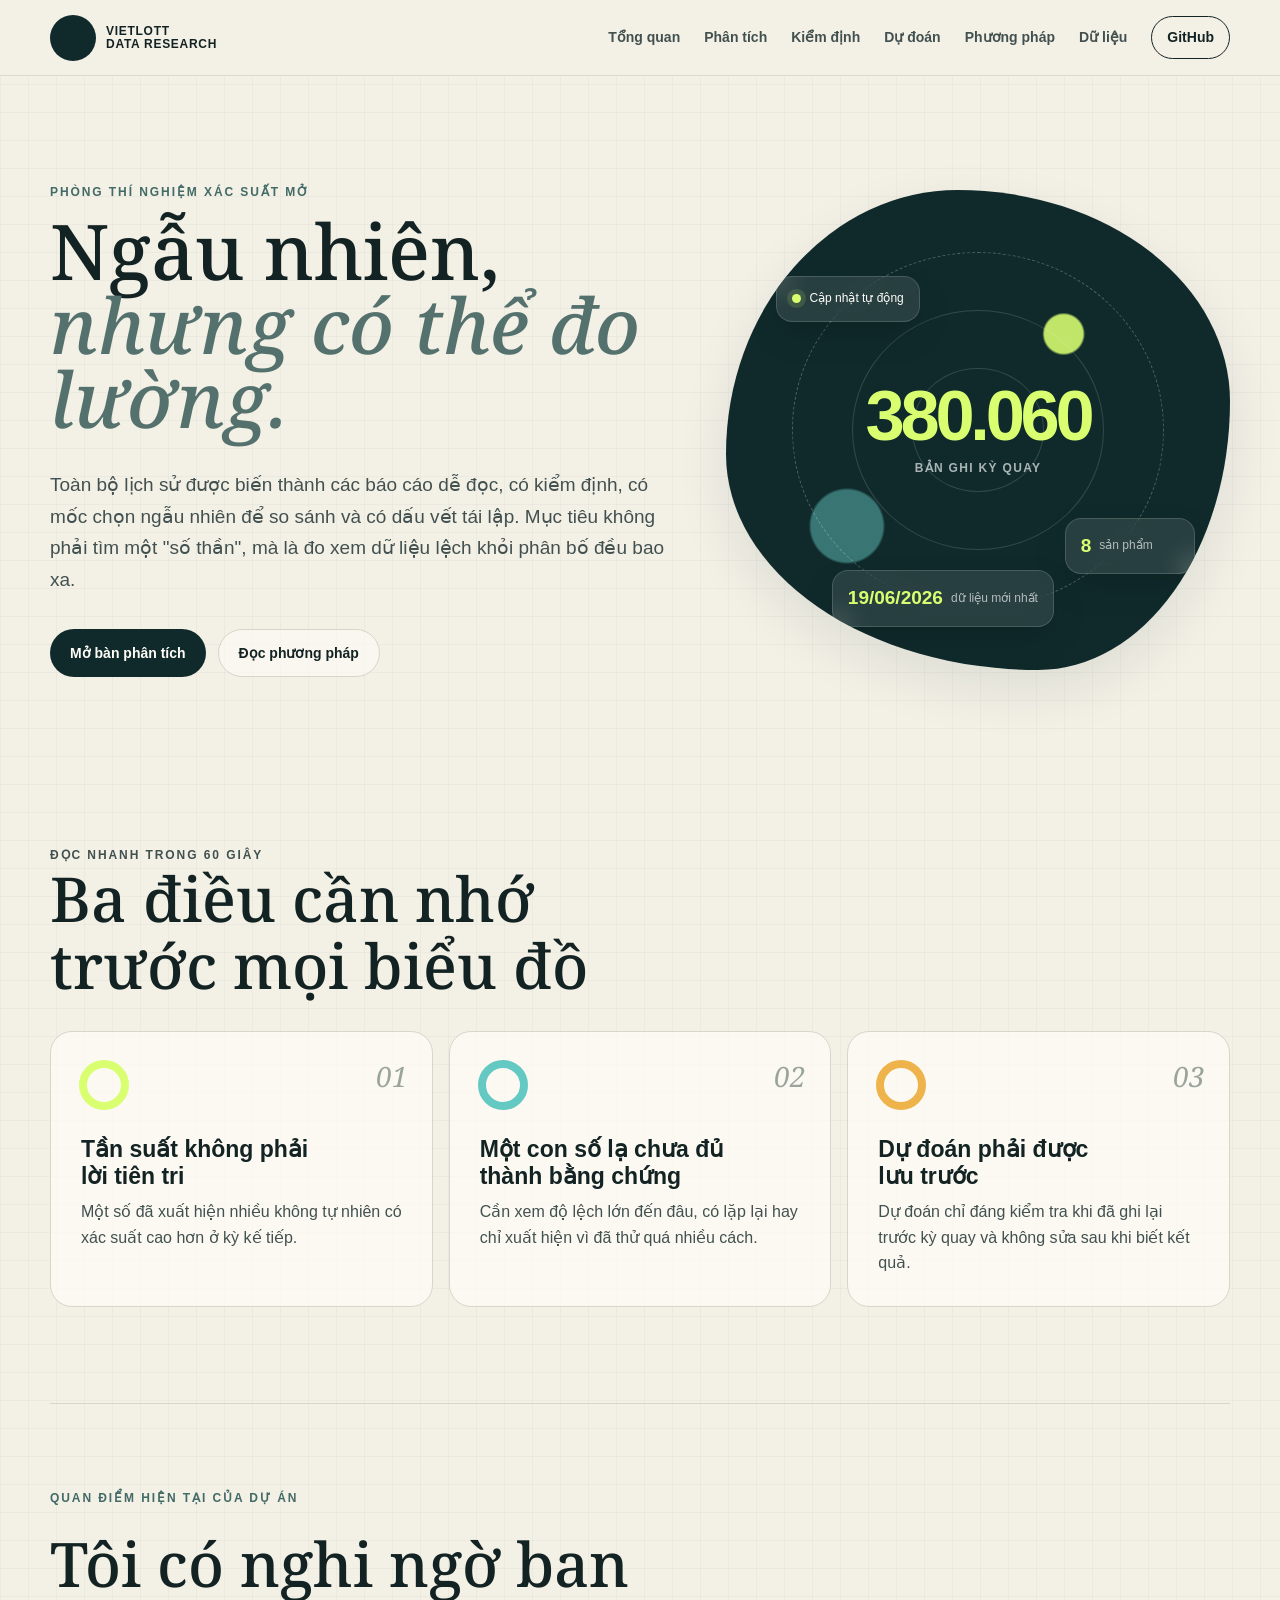
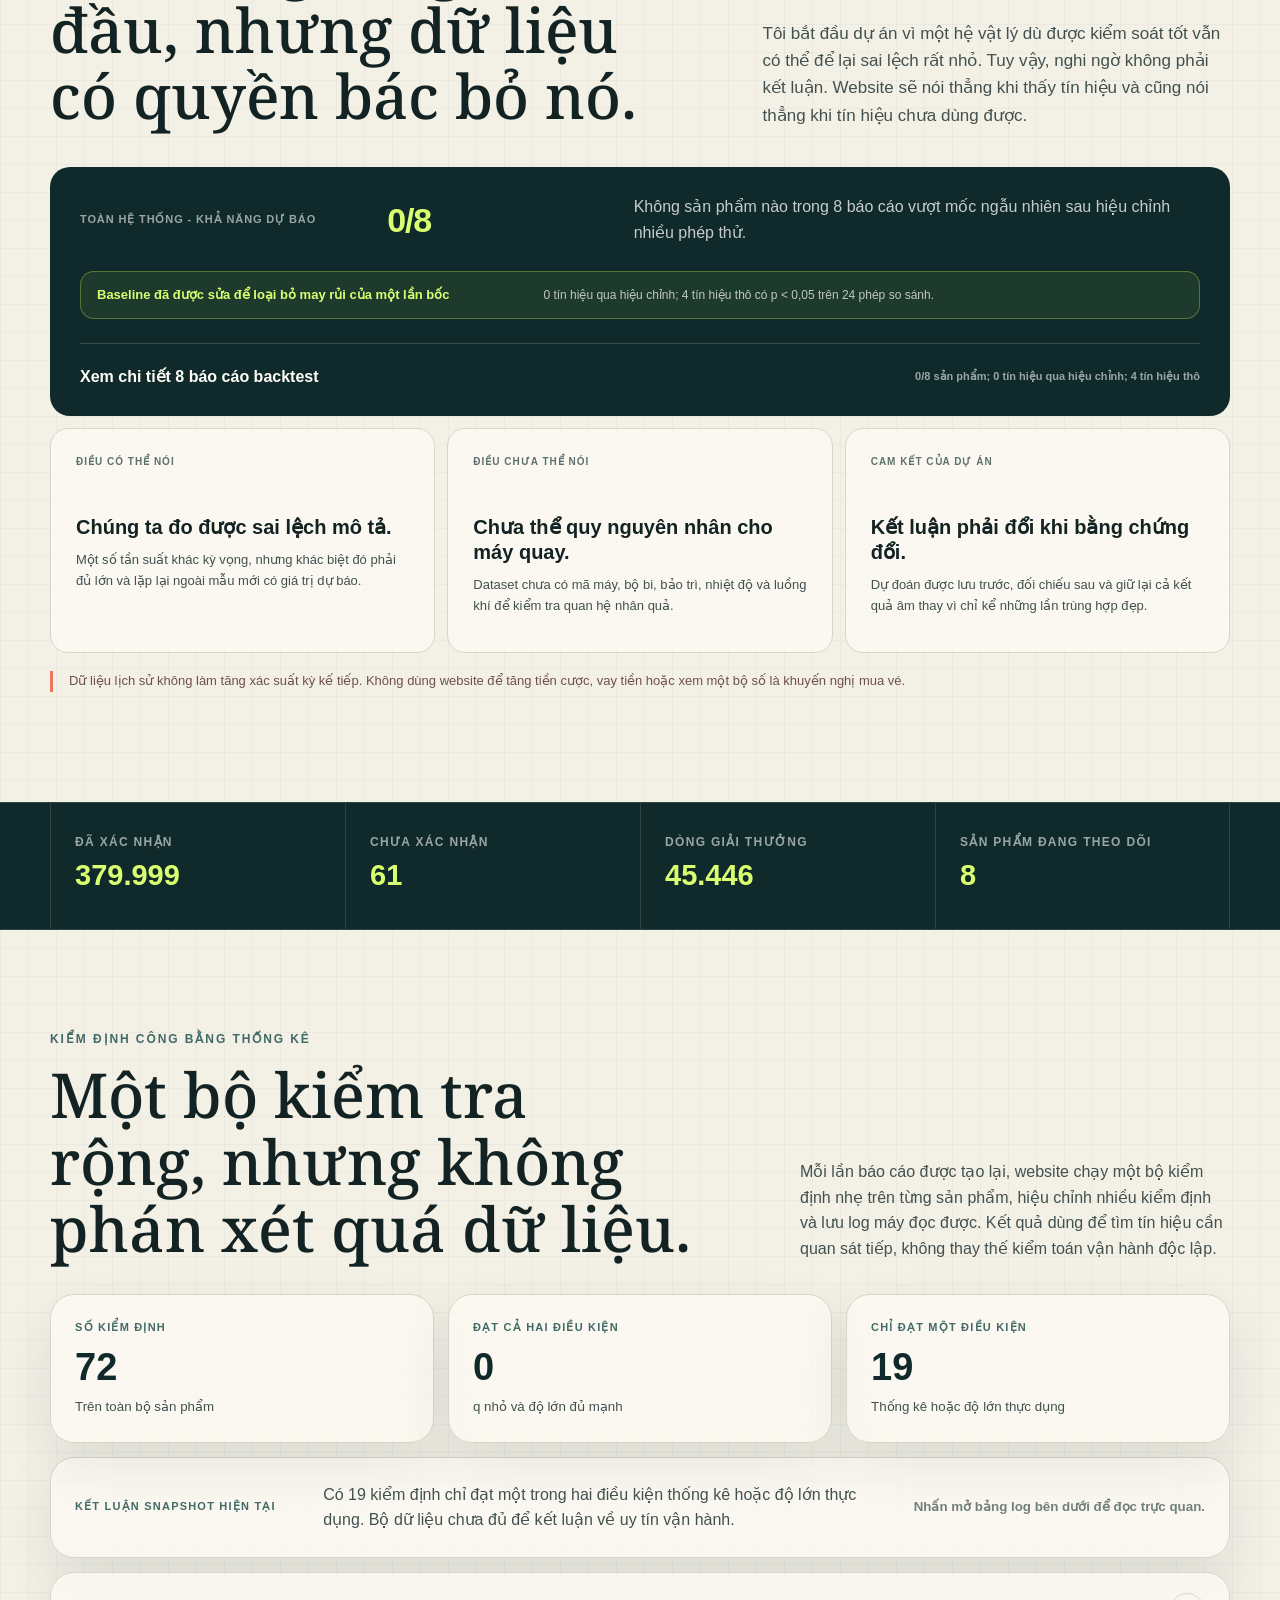
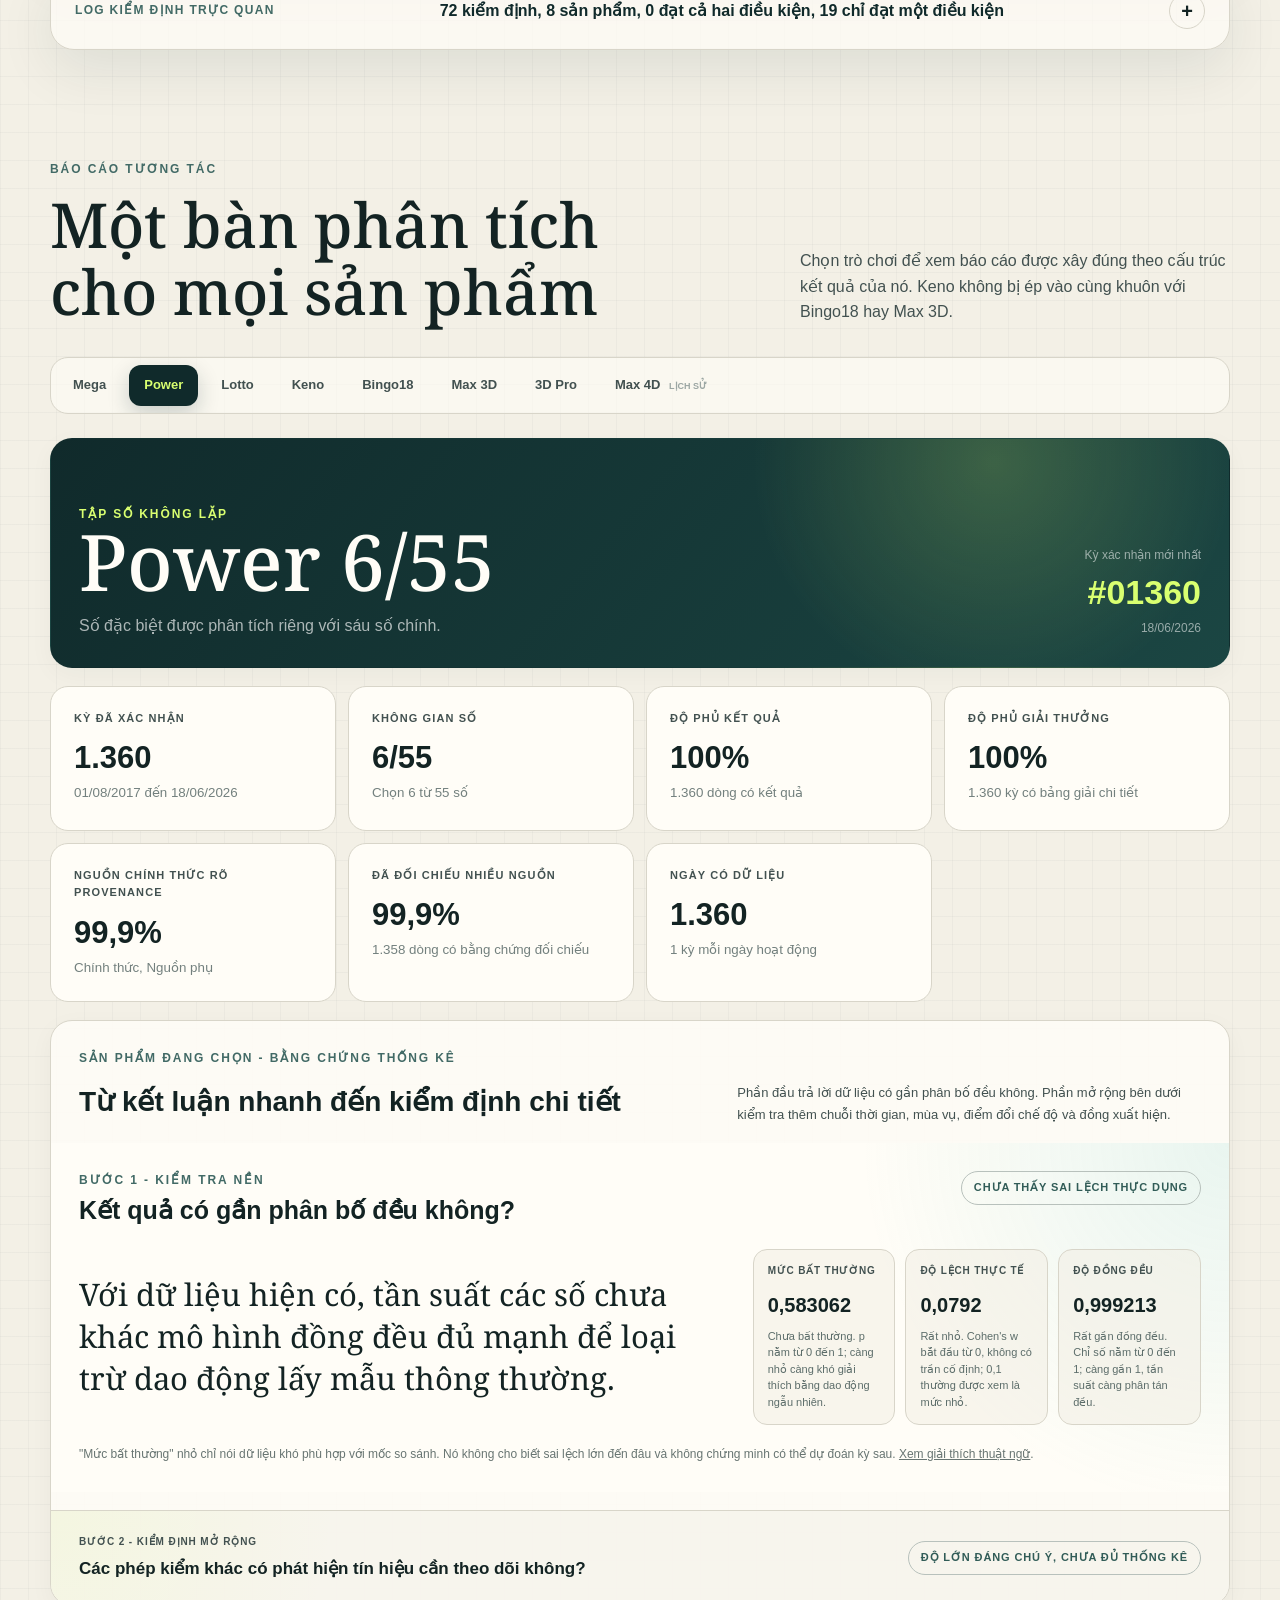
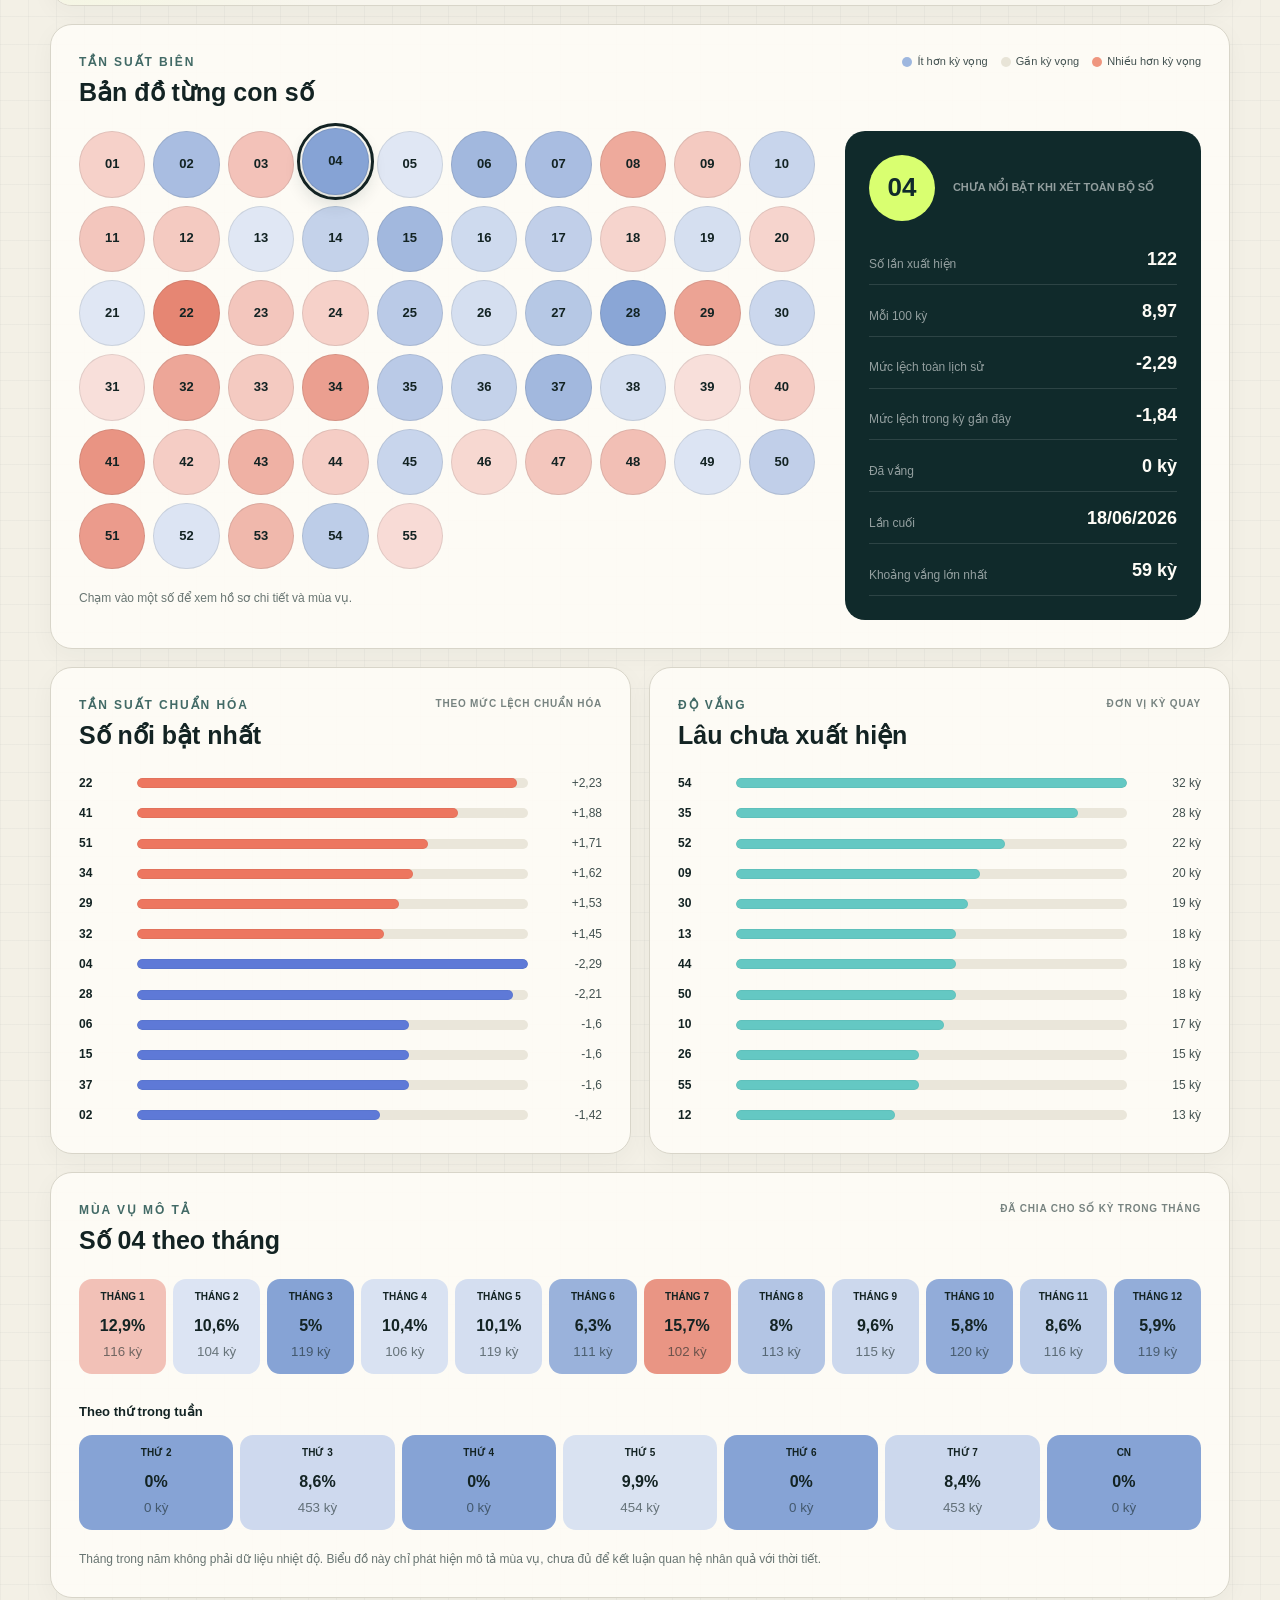
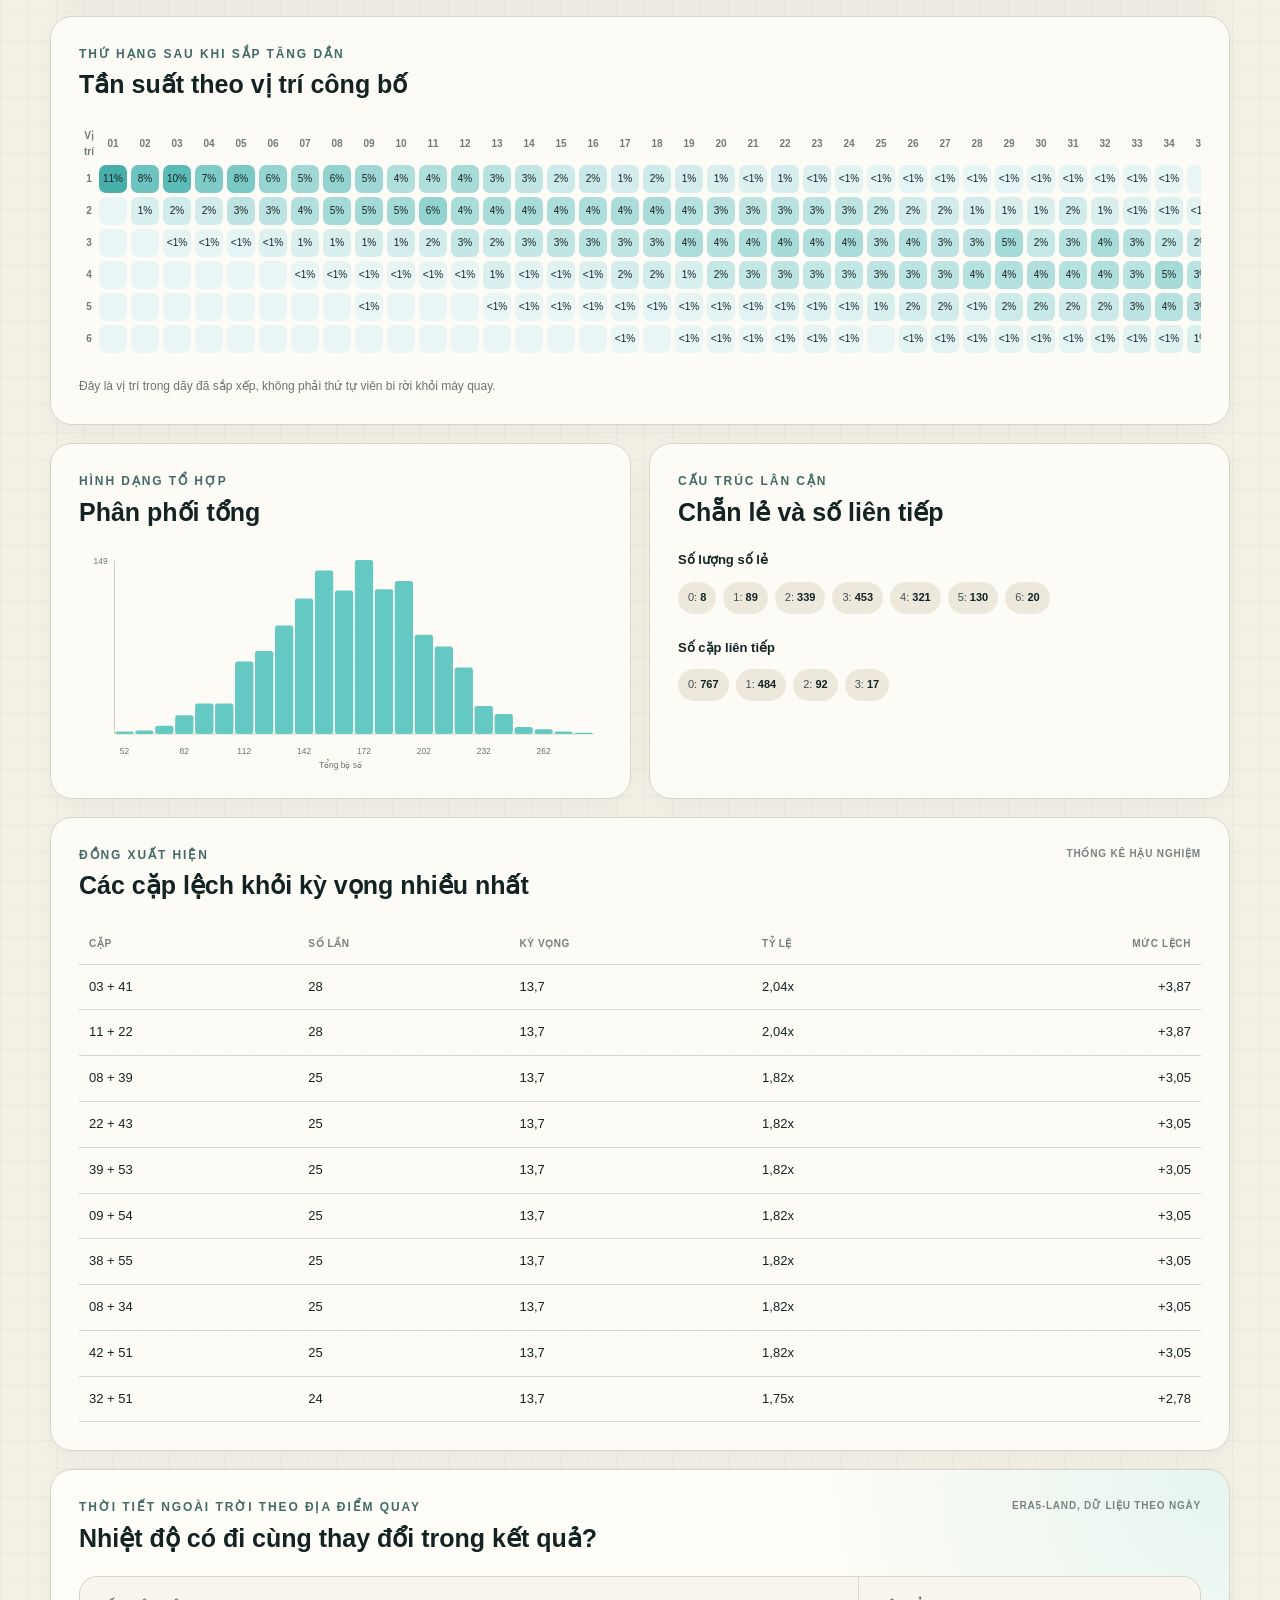
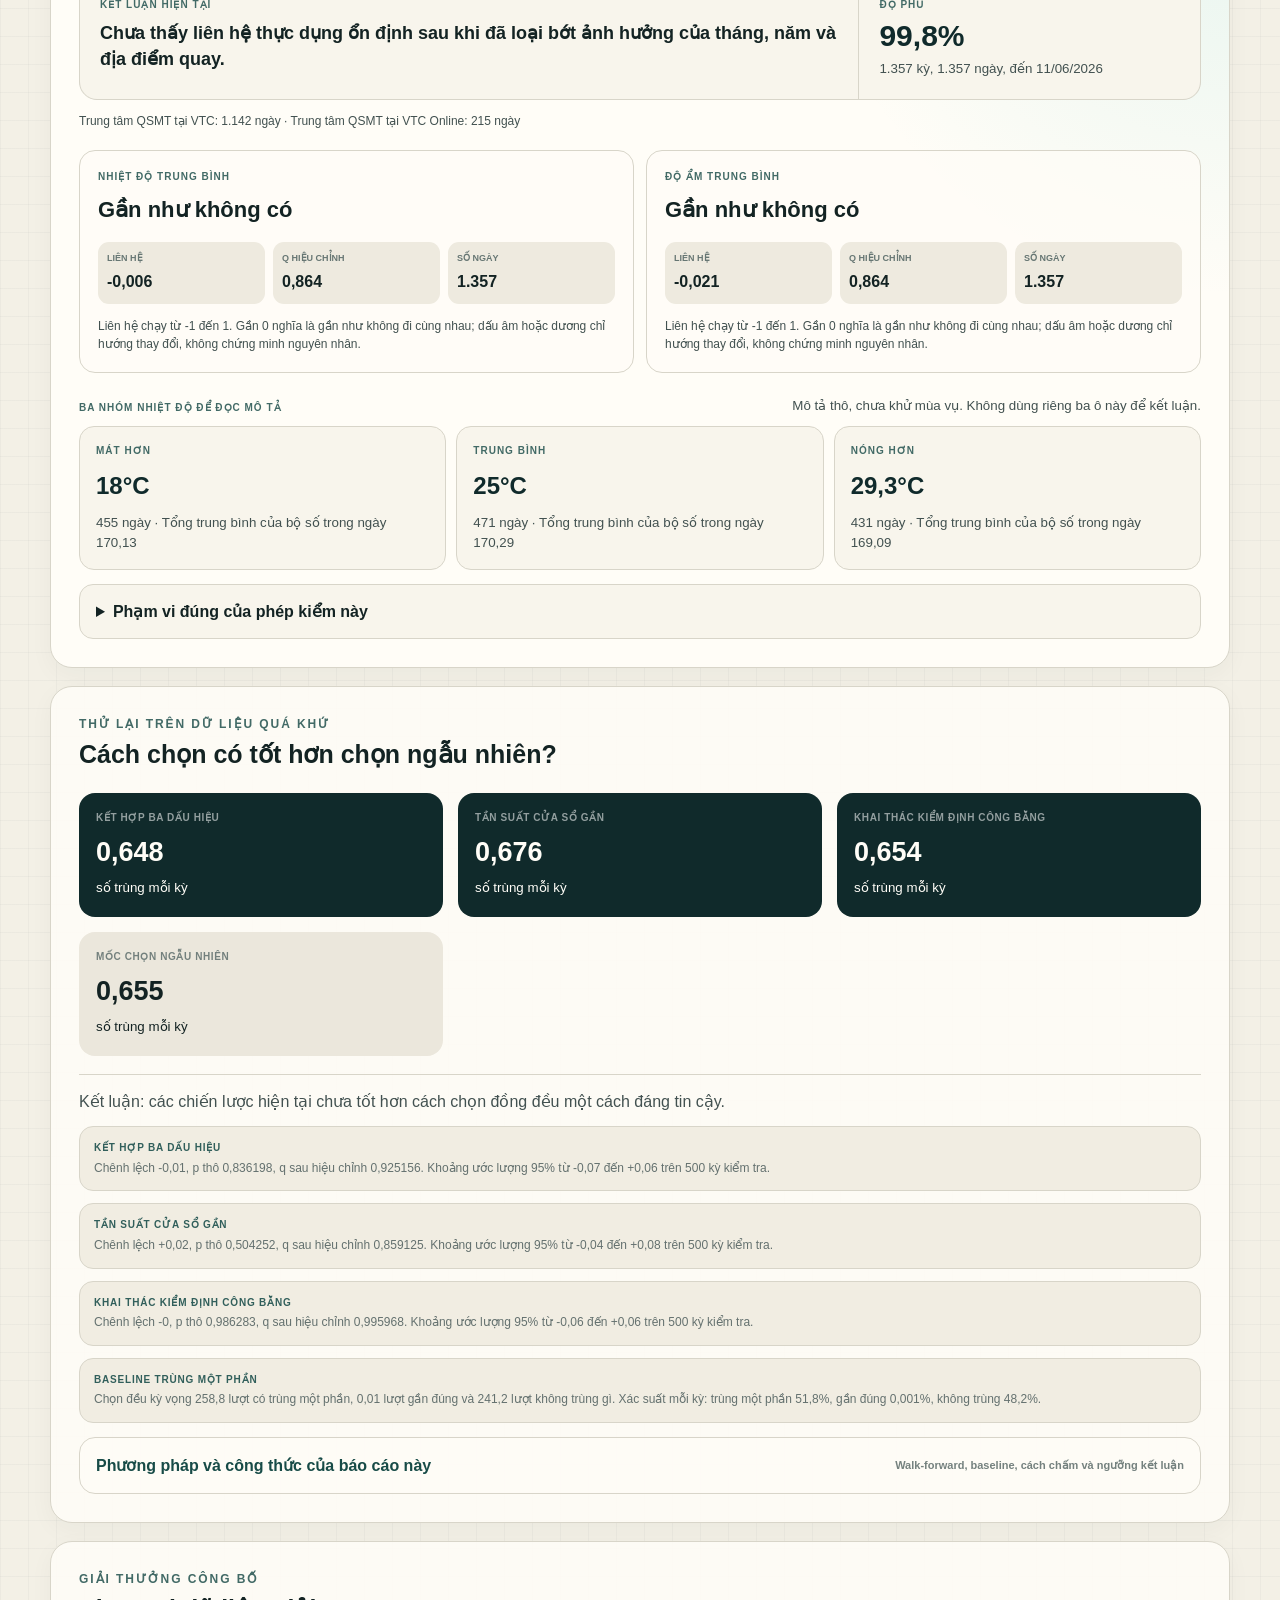
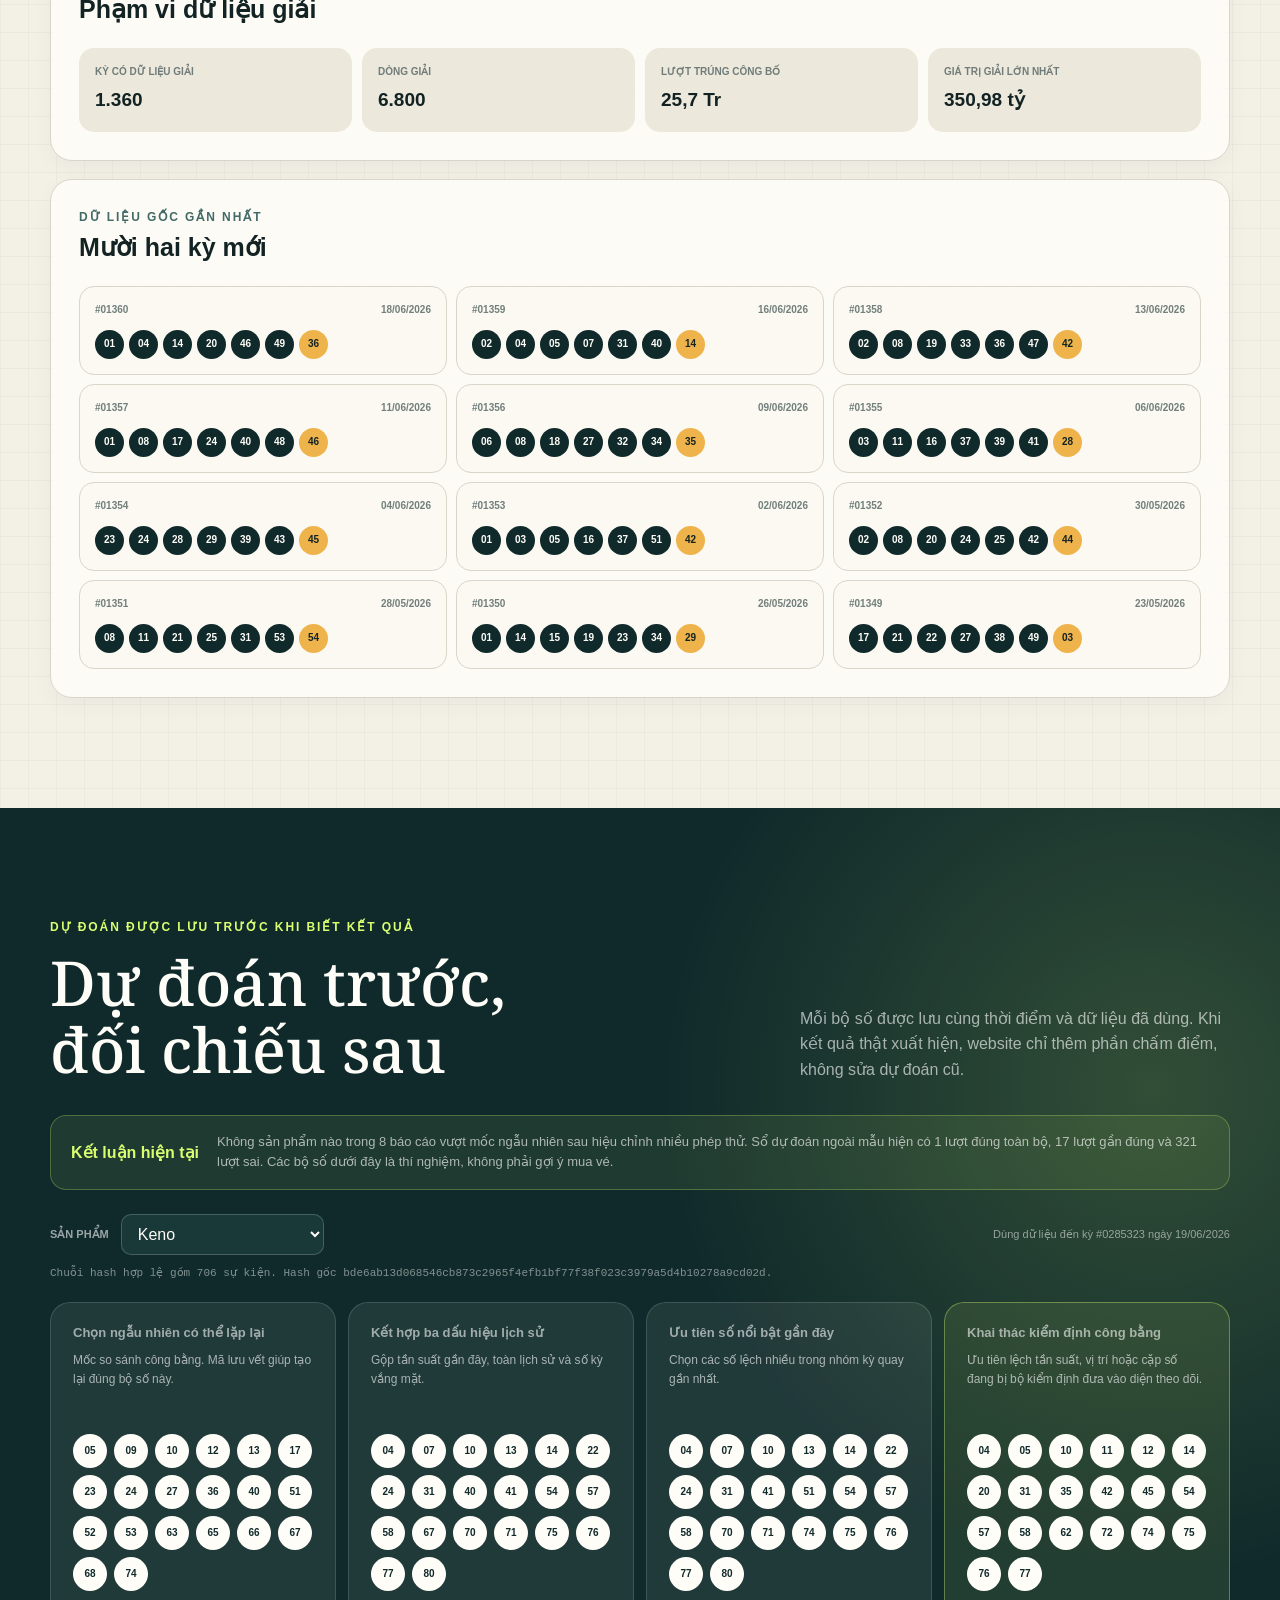
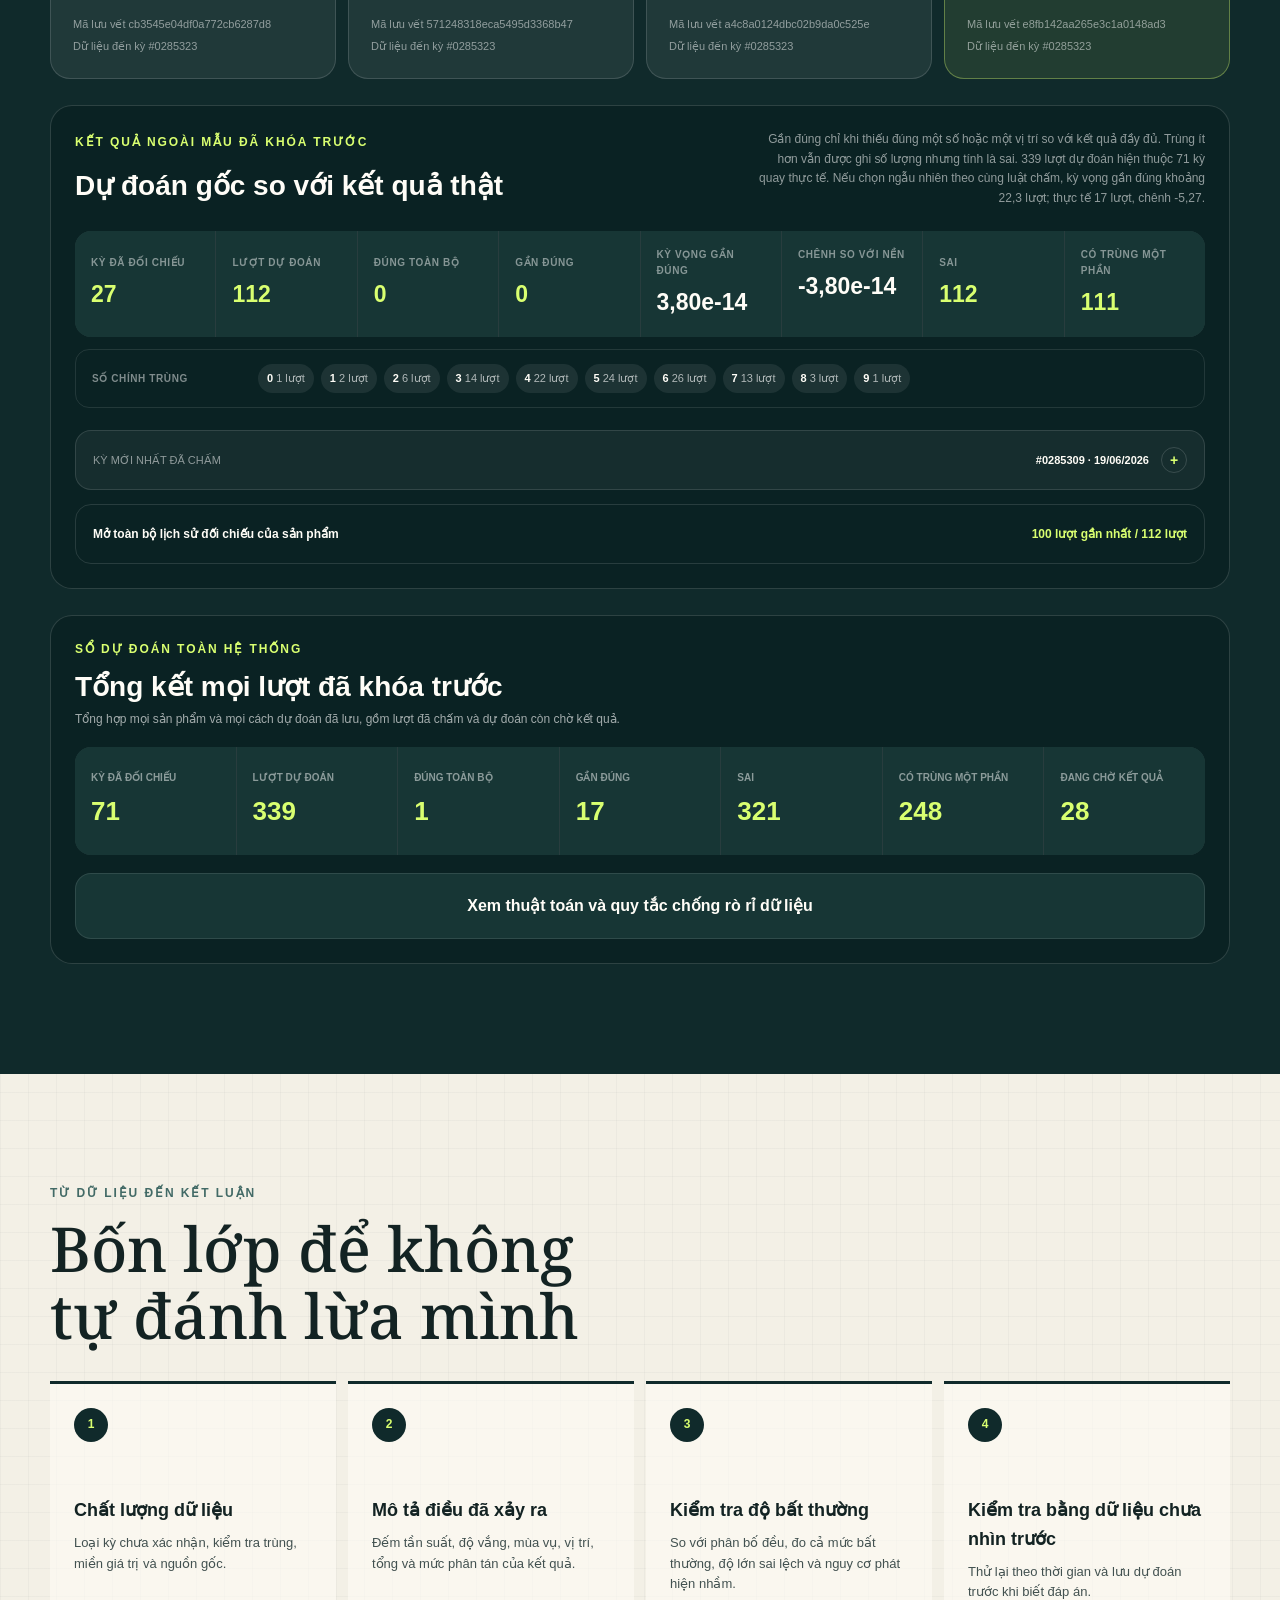
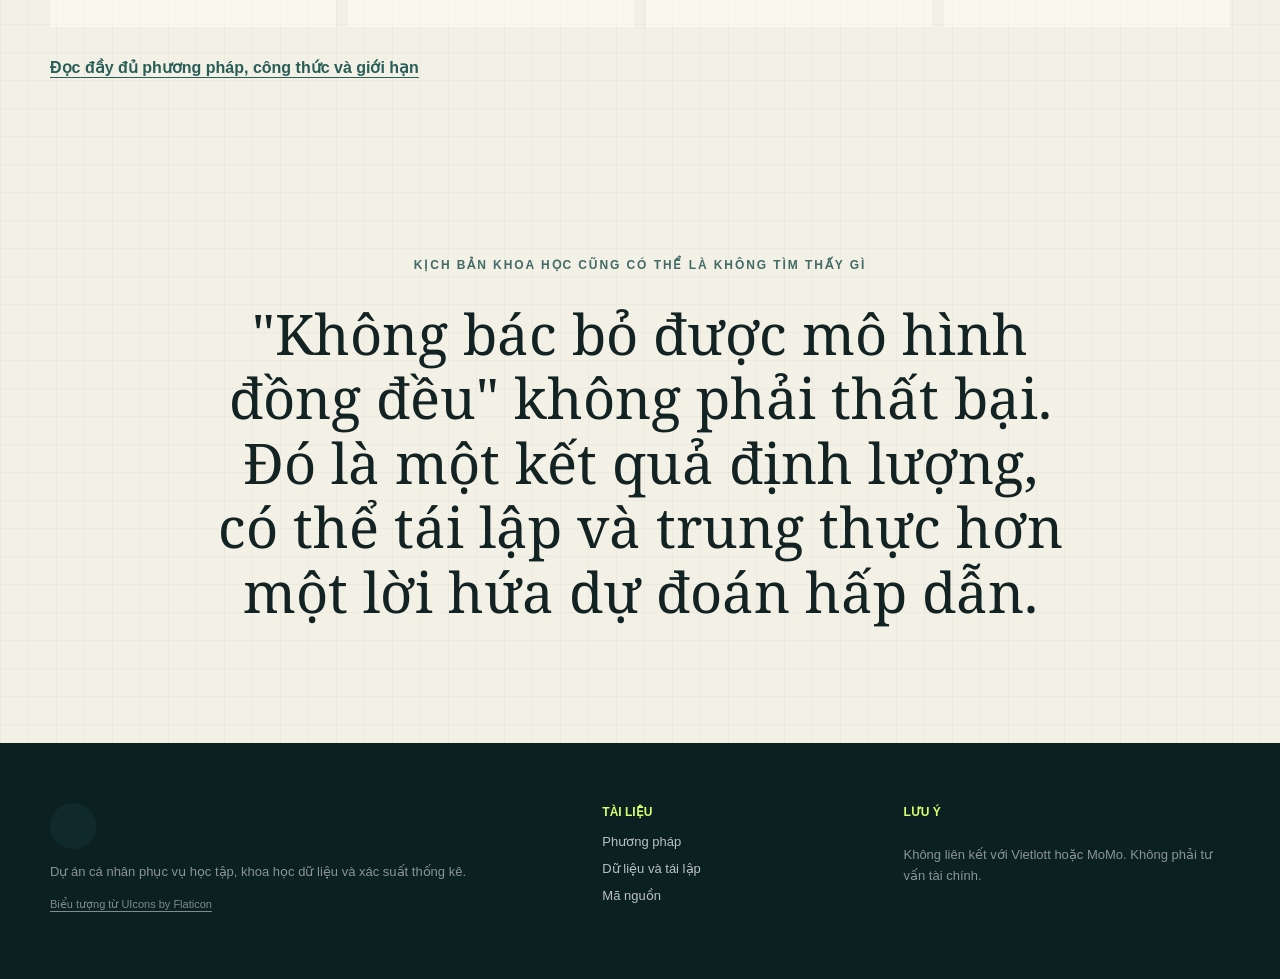
<file: site/index.html>
<!doctype html>
<html lang="vi">
<head>
  <meta charset="utf-8">
  <meta name="viewport" content="width=device-width, initial-scale=1">
  <meta name="description" content="Báo cáo thống kê, kiểm định và dự đoán có lưu vết trên dữ liệu lịch sử Vietlott.">
  <meta name="theme-color" content="#102a2b">
  <meta property="og:title" content="Vietlott Data Research">
  <meta property="og:description" content="Đo lường tính ngẫu nhiên bằng dữ liệu, không bán giấc mơ dự đoán.">
  <title>Vietlott Data Research</title>
  <link rel="icon" href="assets/favicon.svg?v=20260614-9" type="image/svg+xml">
  <link rel="preconnect" href="https://fonts.googleapis.com">
  <link rel="preconnect" href="https://fonts.gstatic.com" crossorigin>
  <link rel="stylesheet" href="https://fonts.googleapis.com/css2?family=Noto+Serif:ital,wght@0,400;0,500;1,400;1,500&amp;display=swap">
  <link rel="stylesheet" href="https://cdn-uicons.flaticon.com/3.0.0/uicons-regular-rounded/css/uicons-regular-rounded.css">
  <link rel="stylesheet" href="assets/styles.css?v=20260618-6">
  <script src="assets/app.js?v=20260618-12" defer></script>
</head>
<body>
  <a class="skip-link" href="#main">Bỏ qua điều hướng</a>
  <header class="site-header">
    <a class="brand" href="index.html" aria-label="Vietlott Data Research">
      <span class="brand-mark" aria-hidden="true"><i class="fi fi-rr-crystal-ball"></i></span>
      <span class="brand-copy">Vietlott<br>Data Research</span>
    </a>
    <button class="menu-button" type="button" aria-expanded="false" aria-controls="site-nav">
      Menu
    </button>
    <nav id="site-nav" class="site-nav" aria-label="Điều hướng chính">
      <a href="#tong-quan">Tổng quan</a>
      <a href="#phan-tich">Phân tích</a>
      <a href="#kiem-dinh">Kiểm định</a>
      <a href="#du-doan">Dự đoán</a>
      <a href="phuong-phap.html">Phương pháp</a>
      <a href="du-lieu.html">Dữ liệu</a>
      <a class="nav-github" href="https://github.com/NhanAZ/vietlott-data-research">GitHub</a>
    </nav>
  </header>

  <main id="main">
    <section id="tong-quan" class="hero shell">
      <div class="hero-copy">
        <p class="eyebrow">Phòng thí nghiệm xác suất mở</p>
        <h1>Ngẫu nhiên,<br><span>nhưng có thể đo lường.</span></h1>
        <p class="hero-lead">
          Toàn bộ lịch sử được biến thành các báo cáo dễ đọc, có kiểm định, có
          mốc chọn ngẫu nhiên để so sánh và có dấu vết tái lập. Mục tiêu không
          phải tìm một "số thần", mà là đo xem dữ liệu lệch khỏi phân bố đều bao xa.
        </p>
        <div class="hero-actions">
          <a class="button button-primary" href="#phan-tich">Mở bàn phân tích</a>
          <a class="button button-quiet" href="phuong-phap.html">Đọc phương pháp</a>
        </div>
      </div>
      <div class="hero-figure" aria-label="Tóm tắt dữ liệu">
        <div class="orbit orbit-one"></div>
        <div class="orbit orbit-two"></div>
        <div class="hero-number">
          <strong id="hero-draw-count">...</strong>
          <span>bản ghi kỳ quay</span>
        </div>
        <div class="hero-badge hero-badge-a">
          <span class="status-dot"></span>
          <span>Cập nhật tự động</span>
        </div>
        <div class="hero-badge hero-badge-b">
          <strong id="hero-product-count">8</strong>
          <span>sản phẩm</span>
        </div>
        <div class="hero-badge hero-badge-c">
          <strong id="hero-date">...</strong>
          <span>dữ liệu mới nhất</span>
        </div>
      </div>
    </section>

    <section class="quick-read shell" aria-labelledby="quick-title">
      <div class="section-heading compact">
        <p class="eyebrow">Đọc nhanh trong 60 giây</p>
        <h2 id="quick-title">Ba điều cần nhớ trước mọi biểu đồ</h2>
      </div>
      <div class="principle-grid">
        <article class="principle-card">
          <span class="principle-index">01</span>
          <h3>Tần suất không phải lời tiên tri</h3>
          <p>Một số đã xuất hiện nhiều không tự nhiên có xác suất cao hơn ở kỳ kế tiếp.</p>
        </article>
        <article class="principle-card">
          <span class="principle-index">02</span>
          <h3>Một con số lạ chưa đủ thành bằng chứng</h3>
          <p>Cần xem độ lệch lớn đến đâu, có lặp lại hay chỉ xuất hiện vì đã thử quá nhiều cách.</p>
        </article>
        <article class="principle-card">
          <span class="principle-index">03</span>
          <h3>Dự đoán phải được lưu trước</h3>
          <p>Dự đoán chỉ đáng kiểm tra khi đã ghi lại trước kỳ quay và không sửa sau khi biết kết quả.</p>
        </article>
      </div>
    </section>

    <section class="project-stance shell" aria-labelledby="stance-title">
      <div class="stance-intro">
        <p class="eyebrow">Quan điểm hiện tại của dự án</p>
        <h2 id="stance-title">Tôi có nghi ngờ ban đầu, nhưng dữ liệu có quyền bác bỏ nó.</h2>
        <p>
          Tôi bắt đầu dự án vì một hệ vật lý dù được kiểm soát tốt vẫn có thể để
          lại sai lệch rất nhỏ. Tuy vậy, nghi ngờ không phải kết luận. Website sẽ
          nói thẳng khi thấy tín hiệu và cũng nói thẳng khi tín hiệu chưa dùng được.
        </p>
      </div>
      <div class="stance-verdict">
          <span>Toàn hệ thống - khả năng dự báo</span>
          <strong id="verdict-backtest-count">Đang đối chiếu...</strong>
          <p id="project-verdict-summary">
            Đang so từng phương pháp với cách chọn ngẫu nhiên trên dữ liệu quá khứ.
          </p>
          <div class="backtest-method-revision">
            <strong>Baseline đã được sửa để loại bỏ may rủi của một lần bốc</strong>
            <span id="backtest-correction-summary">
              Đang hiệu chỉnh đồng thời các phép so sánh trên toàn hệ thống.
            </span>
          </div>
          <details class="backtest-overview-details">
            <summary>
              <span>Xem chi tiết 8 báo cáo backtest</span>
              <small id="backtest-overview-summary">Đang tổng hợp từng sản phẩm</small>
            </summary>
            <div id="backtest-overview-list" class="backtest-overview-list"></div>
          </details>
      </div>
      <div class="stance-grid">
        <article>
          <span>Điều có thể nói</span>
          <strong>Chúng ta đo được sai lệch mô tả.</strong>
          <p>Một số tần suất khác kỳ vọng, nhưng khác biệt đó phải đủ lớn và lặp lại ngoài mẫu mới có giá trị dự báo.</p>
        </article>
        <article>
          <span>Điều chưa thể nói</span>
          <strong>Chưa thể quy nguyên nhân cho máy quay.</strong>
          <p>Dataset chưa có mã máy, bộ bi, bảo trì, nhiệt độ và luồng khí để kiểm tra quan hệ nhân quả.</p>
        </article>
        <article>
          <span>Cam kết của dự án</span>
          <strong>Kết luận phải đổi khi bằng chứng đổi.</strong>
          <p>Dự đoán được lưu trước, đối chiếu sau và giữ lại cả kết quả âm thay vì chỉ kể những lần trùng hợp đẹp.</p>
        </article>
      </div>
      <p class="stance-disclaimer">
        Dữ liệu lịch sử không làm tăng xác suất kỳ kế tiếp. Không dùng website để
        tăng tiền cược, vay tiền hoặc xem một bộ số là khuyến nghị mua vé.
      </p>
    </section>

    <section class="data-ribbon">
      <div class="shell data-ribbon-inner">
        <div>
          <span>Đã xác nhận</span>
          <strong id="confirmed-count">...</strong>
        </div>
        <div>
          <span>Chưa xác nhận</span>
          <strong id="unconfirmed-count">...</strong>
        </div>
        <div>
          <span>Dòng giải thưởng</span>
          <strong id="prize-count">...</strong>
        </div>
        <div>
          <span>Sản phẩm đang theo dõi</span>
          <strong id="ribbon-product-count">...</strong>
        </div>
      </div>
    </section>

    <section id="kiem-dinh" class="audit-overview shell" aria-labelledby="audit-title">
      <div class="section-heading">
        <div>
          <p class="eyebrow">Kiểm định công bằng thống kê</p>
          <h2 id="audit-title">Một bộ kiểm tra rộng, nhưng không phán xét quá dữ liệu.</h2>
        </div>
        <p>
          Mỗi lần báo cáo được tạo lại, website chạy một bộ kiểm định nhẹ trên từng sản phẩm,
          hiệu chỉnh nhiều kiểm định và lưu log máy đọc được. Kết quả dùng để tìm tín hiệu cần
          quan sát tiếp, không thay thế kiểm toán vận hành độc lập.
        </p>
      </div>
      <div class="audit-summary-grid">
        <article>
          <span>Số kiểm định</span>
          <strong id="audit-test-count">...</strong>
          <small>Trên toàn bộ sản phẩm</small>
        </article>
        <article>
          <span>Đạt cả hai điều kiện</span>
          <strong id="audit-review-count">...</strong>
          <small>q nhỏ và độ lớn đủ mạnh</small>
        </article>
        <article>
          <span>Chỉ đạt một điều kiện</span>
          <strong id="audit-watch-count">...</strong>
          <small>Thống kê hoặc độ lớn thực dụng</small>
        </article>
      </div>
      <div class="audit-conclusion-card">
        <span>Kết luận snapshot hiện tại</span>
        <p id="audit-global-conclusion">Đang đọc bộ kiểm định...</p>
        <small>Nhấn mở bảng log bên dưới để đọc trực quan.</small>
      </div>
      <details class="audit-log-panel">
        <summary>
          <span>Log kiểm định trực quan</span>
          <strong id="audit-log-summary">Đang đọc dữ liệu kiểm định...</strong>
        </summary>
        <div id="audit-log-visual" class="audit-log-visual"></div>
        <div class="audit-log-actions">
          <a href="data/audit-summary.json">Tải tóm tắt JSON</a>
          <a href="data/audit-log.jsonl">Tải JSONL thô</a>
        </div>
      </details>
    </section>

    <section id="phan-tich" class="analysis-section shell">
      <div class="section-heading">
        <div>
          <p class="eyebrow">Báo cáo tương tác</p>
          <h2>Một bàn phân tích cho mọi sản phẩm</h2>
        </div>
        <p>
          Chọn trò chơi để xem báo cáo được xây đúng theo cấu trúc kết quả của nó.
          Keno không bị ép vào cùng khuôn với Bingo18 hay Max 3D.
        </p>
      </div>

      <div id="product-tabs" class="product-tabs" role="tablist" aria-label="Chọn sản phẩm"></div>

      <div id="dashboard-loading" class="loading-card" role="status" aria-live="polite">
        <span class="loader" aria-hidden="true"></span>
        <span id="dashboard-loading-label">Đang mở báo cáo đầu tiên...</span>
      </div>

      <div id="dashboard" class="dashboard" hidden>
        <section class="product-masthead panel panel-dark">
          <div>
            <p class="panel-kicker" id="product-kind">...</p>
            <h2 id="product-name">...</h2>
            <p id="product-note">...</p>
          </div>
          <div class="latest-draw">
            <span>Kỳ xác nhận mới nhất</span>
            <strong id="latest-draw-id">...</strong>
            <time id="latest-draw-date">...</time>
          </div>
        </section>

        <div id="product-metrics" class="metric-grid"></div>

        <section class="product-evidence panel" aria-labelledby="product-evidence-title">
          <div class="product-evidence-heading">
            <div>
              <p class="panel-kicker">Sản phẩm đang chọn - bằng chứng thống kê</p>
              <h3 id="product-evidence-title">Từ kết luận nhanh đến kiểm định chi tiết</h3>
            </div>
            <p>
              Phần đầu trả lời dữ liệu có gần phân bố đều không. Phần mở rộng bên dưới
              kiểm tra thêm chuỗi thời gian, mùa vụ, điểm đổi chế độ và đồng xuất hiện.
            </p>
          </div>

          <div class="evidence-primary conclusion-panel">
            <div class="panel-heading">
              <div>
                <p class="panel-kicker">Bước 1 - kiểm tra nền</p>
                <h4>Kết quả có gần phân bố đều không?</h4>
              </div>
              <span id="test-verdict" class="verdict">...</span>
            </div>
            <div class="conclusion-layout">
              <p id="test-explanation" class="big-explanation">...</p>
              <div class="test-metrics" id="test-metrics"></div>
            </div>
            <p class="method-note">
              "Mức bất thường" nhỏ chỉ nói dữ liệu khó phù hợp với mốc so sánh.
              Nó không cho biết sai lệch lớn đến đâu và không chứng minh có thể dự đoán kỳ sau.
              <a href="phuong-phap.html#thuat-ngu">Xem giải thích thuật ngữ</a>.
            </p>
          </div>

          <details class="evidence-audit">
            <summary>
              <div>
                <span>Bước 2 - kiểm định mở rộng</span>
                <strong>Các phép kiểm khác có phát hiện tín hiệu cần theo dõi không?</strong>
              </div>
              <span id="audit-product-verdict" class="verdict">...</span>
            </summary>
            <div class="evidence-audit-body audit-panel">
              <p id="audit-product-conclusion" class="method-note">
                Đang đọc các kiểm định phân bố, chuỗi thời gian và đồng xuất hiện.
              </p>
              <div id="audit-product-metrics" class="audit-mini-grid"></div>
              <div id="audit-test-list" class="audit-test-list"></div>
              <details class="technical-details">
                <summary>Thuật toán đang chạy và thuật toán chưa chạy</summary>
                <div id="audit-method-catalog"></div>
              </details>
            </div>
          </details>
        </section>

        <div id="number-analysis" class="analysis-kind" hidden>
          <section class="panel">
            <div class="panel-heading">
              <div>
                <p class="panel-kicker">Tần suất biên</p>
                <h3>Bản đồ từng con số</h3>
              </div>
              <div class="legend">
                <span><i class="legend-low"></i>Ít hơn kỳ vọng</span>
                <span><i class="legend-neutral"></i>Gần kỳ vọng</span>
                <span><i class="legend-high"></i>Nhiều hơn kỳ vọng</span>
              </div>
            </div>
            <div class="number-map-layout">
              <div>
                <div id="number-grid" class="number-grid" aria-label="Bản đồ độ lệch chuẩn hóa"></div>
                <p class="method-note">Chạm vào một số để xem hồ sơ chi tiết và mùa vụ.</p>
              </div>
              <article id="number-profile" class="number-profile"></article>
            </div>
          </section>

          <div class="two-column">
            <section class="panel">
              <div class="panel-heading">
                <div>
                <p class="panel-kicker">Tần suất chuẩn hóa</p>
                  <h3>Số nổi bật nhất</h3>
                </div>
                <span class="tiny-label">Theo mức lệch chuẩn hóa</span>
              </div>
              <div id="frequency-chart" class="bar-chart"></div>
            </section>
            <section class="panel">
              <div class="panel-heading">
                <div>
                  <p class="panel-kicker">Độ vắng</p>
                  <h3>Lâu chưa xuất hiện</h3>
                </div>
                <span class="tiny-label">Đơn vị kỳ quay</span>
              </div>
              <div id="overdue-chart" class="bar-chart"></div>
            </section>
          </div>

          <section class="panel">
            <div class="panel-heading">
              <div>
                <p class="panel-kicker">Mùa vụ mô tả</p>
                <h3 id="month-title">Tần suất theo tháng</h3>
              </div>
              <span class="tiny-label">Đã chia cho số kỳ trong tháng</span>
            </div>
            <div id="month-chart" class="month-chart"></div>
            <h4 class="subchart-title">Theo thứ trong tuần</h4>
            <div id="weekday-chart" class="month-chart weekday-chart"></div>
            <p class="method-note">
              Tháng trong năm không phải dữ liệu nhiệt độ. Biểu đồ này chỉ phát hiện mô
              tả mùa vụ, chưa đủ để kết luận quan hệ nhân quả với thời tiết.
            </p>
          </section>

          <section class="panel">
            <div class="panel-heading">
              <div>
                <p class="panel-kicker">Thứ hạng sau khi sắp tăng dần</p>
                <h3>Tần suất theo vị trí công bố</h3>
              </div>
            </div>
            <div id="position-heatmap" class="heatmap-wrap"></div>
            <p class="method-note">
              Đây là vị trí trong dãy đã sắp xếp, không phải thứ tự viên bi rời khỏi máy quay.
            </p>
          </section>

          <div class="two-column">
            <section class="panel">
              <div class="panel-heading">
                <div>
                  <p class="panel-kicker">Hình dạng tổ hợp</p>
                  <h3>Phân phối tổng</h3>
                </div>
              </div>
              <div id="sum-histogram" class="svg-chart"></div>
            </section>
            <section class="panel">
              <div class="panel-heading">
                <div>
                  <p class="panel-kicker">Cấu trúc lân cận</p>
                  <h3>Chẵn lẻ và số liên tiếp</h3>
                </div>
              </div>
              <div id="structure-summary" class="structure-summary"></div>
            </section>
          </div>

          <section id="pair-panel" class="panel">
            <div class="panel-heading">
              <div>
                <p class="panel-kicker">Đồng xuất hiện</p>
                <h3>Các cặp lệch khỏi kỳ vọng nhiều nhất</h3>
              </div>
              <span class="tiny-label">Thống kê hậu nghiệm</span>
            </div>
            <div id="pair-table" class="table-wrap"></div>
          </section>
        </div>

        <div id="digit-analysis" class="analysis-kind" hidden>
          <div class="two-column">
            <section class="panel">
              <div class="panel-heading">
                <div>
                  <p class="panel-kicker">Mười chữ số</p>
                  <h3>Tần suất tổng thể</h3>
                </div>
              </div>
              <div id="digit-chart" class="bar-chart"></div>
            </section>
            <section class="panel">
              <div class="panel-heading">
                <div>
                  <p class="panel-kicker">Vị trí có ý nghĩa</p>
                  <h3>Hàng trăm, chục và đơn vị</h3>
                </div>
              </div>
              <div id="digit-position-heatmap" class="heatmap-wrap"></div>
            </section>
          </div>
          <div class="two-column">
            <section class="panel">
              <div class="panel-heading">
                <div>
                  <p class="panel-kicker">Cấu trúc chuỗi</p>
                  <h3>Phân phối tổng chữ số</h3>
                </div>
              </div>
              <div id="digit-sum-histogram" class="svg-chart"></div>
            </section>
            <section class="panel">
              <div class="panel-heading">
                <div>
                  <p class="panel-kicker">Mẫu lặp</p>
                  <h3>Số chữ số khác nhau</h3>
                </div>
              </div>
              <div id="digit-unique-chart" class="bar-chart"></div>
            </section>
          </div>
          <section class="panel">
            <div class="panel-heading">
              <div>
                <p class="panel-kicker">Bảng xếp hạng mô tả</p>
                <h3>Các chuỗi xuất hiện nhiều</h3>
              </div>
              <span class="tiny-label">Không phải khuyến nghị chọn số</span>
            </div>
            <div id="sequence-table" class="table-wrap"></div>
          </section>
        </div>

        <section class="panel weather-panel">
          <div class="panel-heading">
            <div>
              <p class="panel-kicker">Thời tiết ngoài trời theo địa điểm quay</p>
              <h3>Nhiệt độ có đi cùng thay đổi trong kết quả?</h3>
            </div>
            <span class="tiny-label">ERA5-Land, dữ liệu theo ngày</span>
          </div>
          <div id="weather-report" class="weather-report"></div>
        </section>

        <div class="two-column backtest-prize-grid">
          <section class="panel">
            <div class="panel-heading">
              <div>
                <p class="panel-kicker">Thử lại trên dữ liệu quá khứ</p>
                <h3>Cách chọn có tốt hơn chọn ngẫu nhiên?</h3>
              </div>
            </div>
            <div id="backtest-report"></div>
          </section>
          <section class="panel">
            <div class="panel-heading">
              <div>
                <p class="panel-kicker">Giải thưởng công bố</p>
                <h3>Phạm vi dữ liệu giải</h3>
              </div>
            </div>
            <div id="prize-report" class="prize-report"></div>
          </section>
        </div>

        <section class="panel">
          <div class="panel-heading">
            <div>
              <p class="panel-kicker">Dữ liệu gốc gần nhất</p>
              <h3>Mười hai kỳ mới</h3>
            </div>
          </div>
          <div id="recent-draws" class="recent-draws"></div>
        </section>
      </div>
    </section>

    <section id="du-doan" class="prediction-section">
      <div class="shell">
        <div class="section-heading light">
          <div>
            <p class="eyebrow">Dự đoán được lưu trước khi biết kết quả</p>
            <h2>Dự đoán trước, đối chiếu sau</h2>
          </div>
          <p>
            Mỗi bộ số được lưu cùng thời điểm và dữ liệu đã dùng. Khi kết quả thật
            xuất hiện, website chỉ thêm phần chấm điểm, không sửa dự đoán cũ.
          </p>
        </div>
        <div class="prediction-warning">
          <strong>Kết luận hiện tại</strong>
          <span id="prediction-current-conclusion">
            Chưa cách chọn nào thắng ngẫu nhiên ổn định. Các bộ số dưới đây là thí
            nghiệm để kiểm tra phương pháp, không phải gợi ý mua vé.
          </span>
        </div>
        <div class="prediction-toolbar">
          <label for="prediction-product">Sản phẩm</label>
          <select id="prediction-product"></select>
          <span id="prediction-ledger-status">...</span>
        </div>
        <p id="prediction-ledger-integrity" class="prediction-ledger-integrity">
          Đang kiểm tra chuỗi hash của sổ dự đoán...
        </p>
        <div id="prediction-cards" class="prediction-grid"></div>
        <section class="prediction-results" aria-labelledby="prediction-results-title">
          <div class="prediction-results-heading">
            <div>
              <p class="panel-kicker">Kết quả ngoài mẫu đã khóa trước</p>
              <h3 id="prediction-results-title">Dự đoán gốc so với kết quả thật</h3>
            </div>
            <p id="prediction-near-rule">
              Gần đúng chỉ khi thiếu đúng một số hoặc một vị trí so với kết quả đầy đủ.
            </p>
          </div>
          <div id="prediction-product-summary" class="prediction-product-summary"></div>
          <div id="prediction-latest-comparison" class="prediction-comparison-grid"></div>
          <details class="prediction-history-panel">
            <summary>
              <span id="prediction-history-label">Mở toàn bộ lịch sử đối chiếu của sản phẩm</span>
              <strong id="prediction-history-count">...</strong>
            </summary>
            <div id="prediction-history-list" class="prediction-history-list"></div>
          </details>
        </section>
        <div class="archive-summary">
          <div class="archive-summary-heading">
            <span>Sổ dự đoán toàn hệ thống</span>
            <strong>Tổng kết mọi lượt đã khóa trước</strong>
            <p>Tổng hợp mọi sản phẩm và mọi cách dự đoán đã lưu, gồm lượt đã chấm và dự đoán còn chờ kết quả.</p>
          </div>
          <div class="archive-summary-groups">
            <div class="archive-metric-grid archive-overview-grid">
              <button class="archive-metric" type="button" data-archive-filter="evaluated-draws" aria-controls="prediction-archive-detail">
                <span>Kỳ đã đối chiếu</span>
                <strong id="archive-evaluated-draws">...</strong>
              </button>
              <button class="archive-metric" type="button" data-archive-filter="evaluated-predictions" aria-controls="prediction-archive-detail">
                <span>Lượt dự đoán</span>
                <strong id="archive-evaluated-predictions">...</strong>
              </button>
              <button class="archive-metric" type="button" data-archive-filter="exact" aria-controls="prediction-archive-detail">
                <span>Đúng toàn bộ</span>
                <strong id="exact-predictions">...</strong>
              </button>
              <button class="archive-metric" type="button" data-archive-filter="near" aria-controls="prediction-archive-detail">
                <span>Gần đúng</span>
                <strong id="near-predictions">...</strong>
              </button>
              <button class="archive-metric" type="button" data-archive-filter="wrong" aria-controls="prediction-archive-detail">
                <span>Sai</span>
                <strong id="wrong-predictions">...</strong>
              </button>
              <button class="archive-metric" type="button" data-archive-filter="partial" aria-controls="prediction-archive-detail">
                <span>Có trùng một phần</span>
                <strong id="archive-partial-matches">...</strong>
              </button>
              <button class="archive-metric" type="button" data-archive-filter="pending" aria-controls="prediction-archive-detail">
                <span>Đang chờ kết quả</span>
                <strong id="pending-predictions">...</strong>
              </button>
            </div>
          </div>
          <div id="prediction-archive-detail" class="archive-detail-panel" hidden>
            <div class="archive-detail-heading">
              <div>
                <span id="prediction-archive-detail-kicker">Chi tiết dự đoán</span>
                <strong id="prediction-archive-detail-title">...</strong>
              </div>
              <button id="prediction-archive-detail-close" class="archive-detail-close" type="button">Đóng</button>
            </div>
            <div id="prediction-archive-detail-list" class="prediction-history-list archive-detail-list"></div>
          </div>
          <a href="phuong-phap.html#du-doan">Xem thuật toán và quy tắc chống rò rỉ dữ liệu</a>
        </div>
      </div>
    </section>

    <section class="method-preview shell">
      <div class="section-heading">
        <div>
          <p class="eyebrow">Từ dữ liệu đến kết luận</p>
          <h2>Bốn lớp để không tự đánh lừa mình</h2>
        </div>
      </div>
      <ol class="method-steps">
        <li>
          <span>1</span>
          <div><strong>Chất lượng dữ liệu</strong><p>Loại kỳ chưa xác nhận, kiểm tra trùng, miền giá trị và nguồn gốc.</p></div>
        </li>
        <li>
          <span>2</span>
          <div><strong>Mô tả điều đã xảy ra</strong><p>Đếm tần suất, độ vắng, mùa vụ, vị trí, tổng và mức phân tán của kết quả.</p></div>
        </li>
        <li>
          <span>3</span>
          <div><strong>Kiểm tra độ bất thường</strong><p>So với phân bố đều, đo cả mức bất thường, độ lớn sai lệch và nguy cơ phát hiện nhầm.</p></div>
        </li>
        <li>
          <span>4</span>
          <div><strong>Kiểm tra bằng dữ liệu chưa nhìn trước</strong><p>Thử lại theo thời gian và lưu dự đoán trước khi biết đáp án.</p></div>
        </li>
      </ol>
      <a class="text-link" href="phuong-phap.html">Đọc đầy đủ phương pháp, công thức và giới hạn</a>
    </section>

    <section class="closing shell">
      <p class="eyebrow">Kịch bản khoa học cũng có thể là không tìm thấy gì</p>
      <blockquote>
        "Không bác bỏ được mô hình đồng đều" không phải thất bại. Đó là một kết quả
        định lượng, có thể tái lập và trung thực hơn một lời hứa dự đoán hấp dẫn.
      </blockquote>
    </section>
  </main>

  <footer class="site-footer">
    <div class="shell footer-grid">
      <div>
        <span class="brand-mark" aria-hidden="true"><i class="fi fi-rr-crystal-ball"></i></span>
        <p>Dự án cá nhân phục vụ học tập, khoa học dữ liệu và xác suất thống kê.</p>
        <a class="icon-credit" href="https://www.flaticon.com/free-icon-font/crystal-ball_8034121">
          Biểu tượng từ UIcons by Flaticon
        </a>
      </div>
      <div>
        <strong>Tài liệu</strong>
        <a href="phuong-phap.html">Phương pháp</a>
        <a href="du-lieu.html">Dữ liệu và tái lập</a>
        <a href="https://github.com/NhanAZ/vietlott-data-research">Mã nguồn</a>
      </div>
      <div>
        <strong>Lưu ý</strong>
        <p>Không liên kết với Vietlott hoặc MoMo. Không phải tư vấn tài chính.</p>
      </div>
    </div>
  </footer>
</body>
</html>
</file>
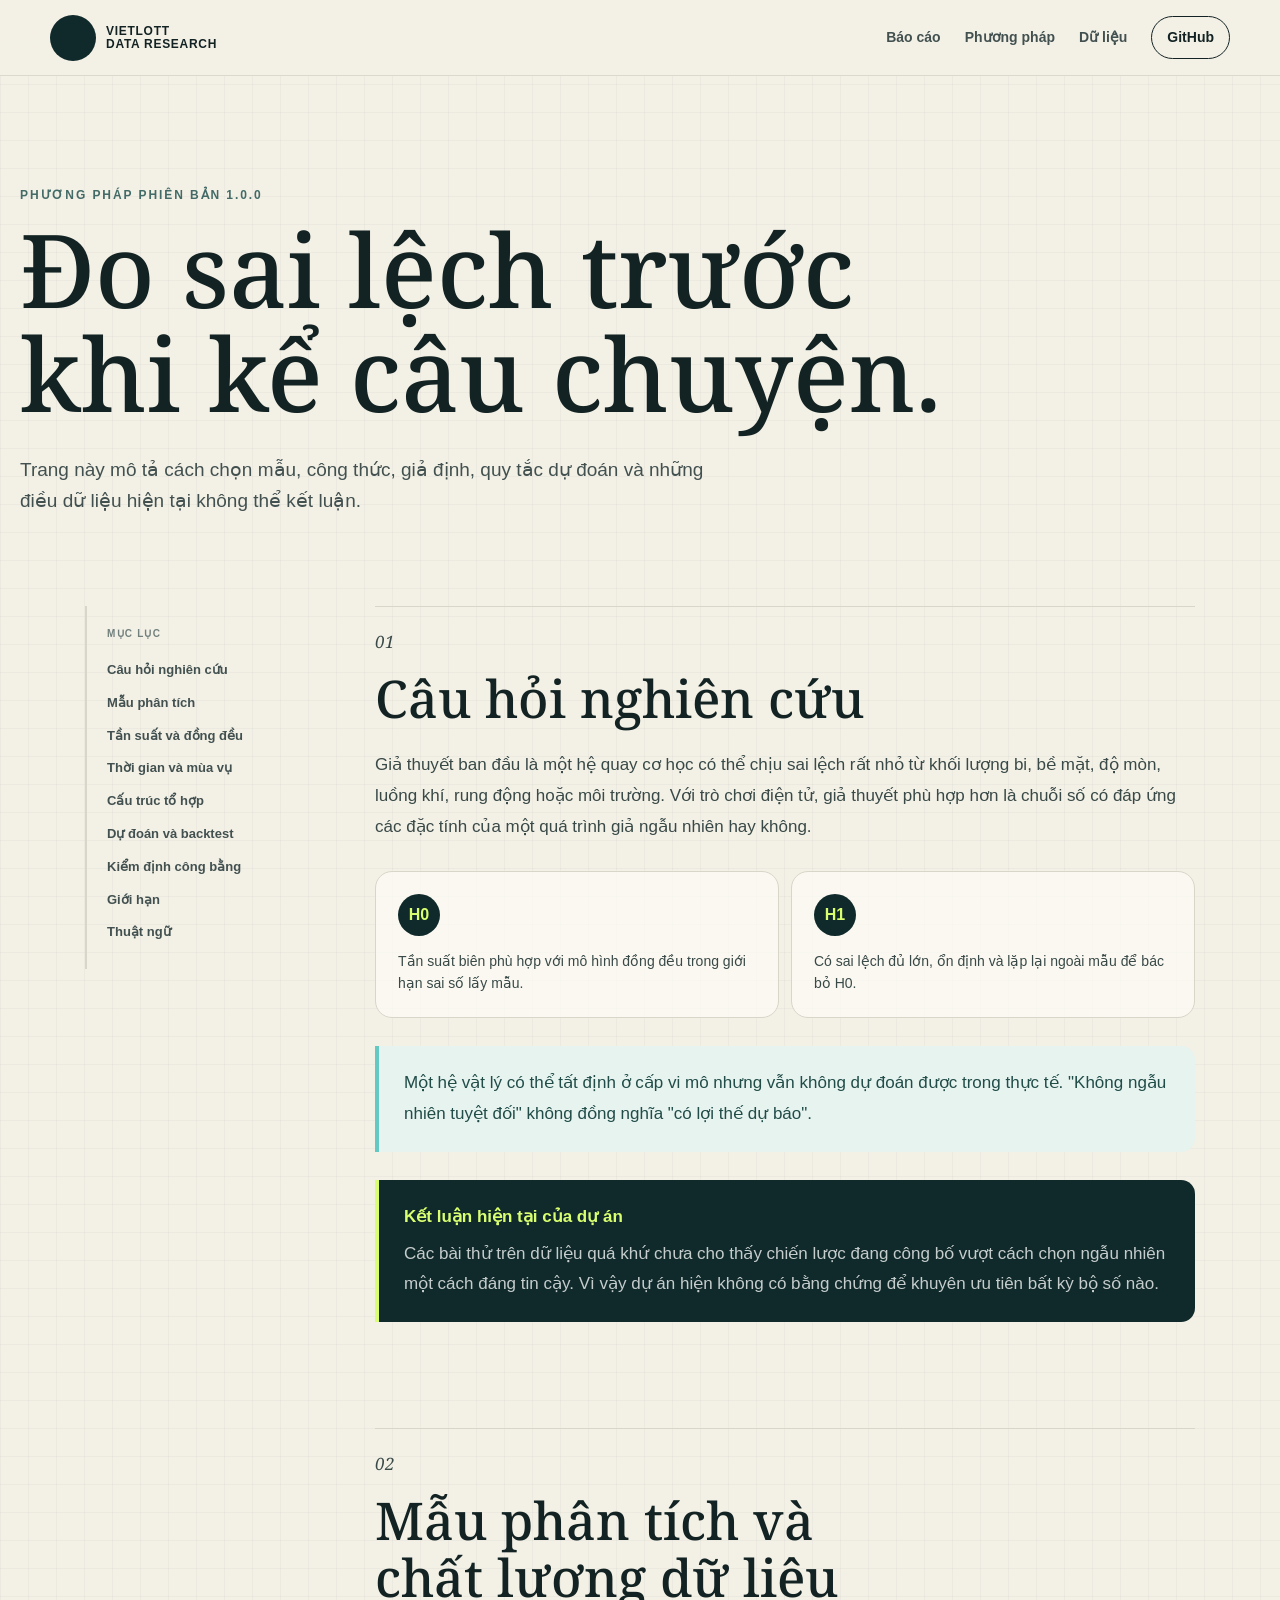
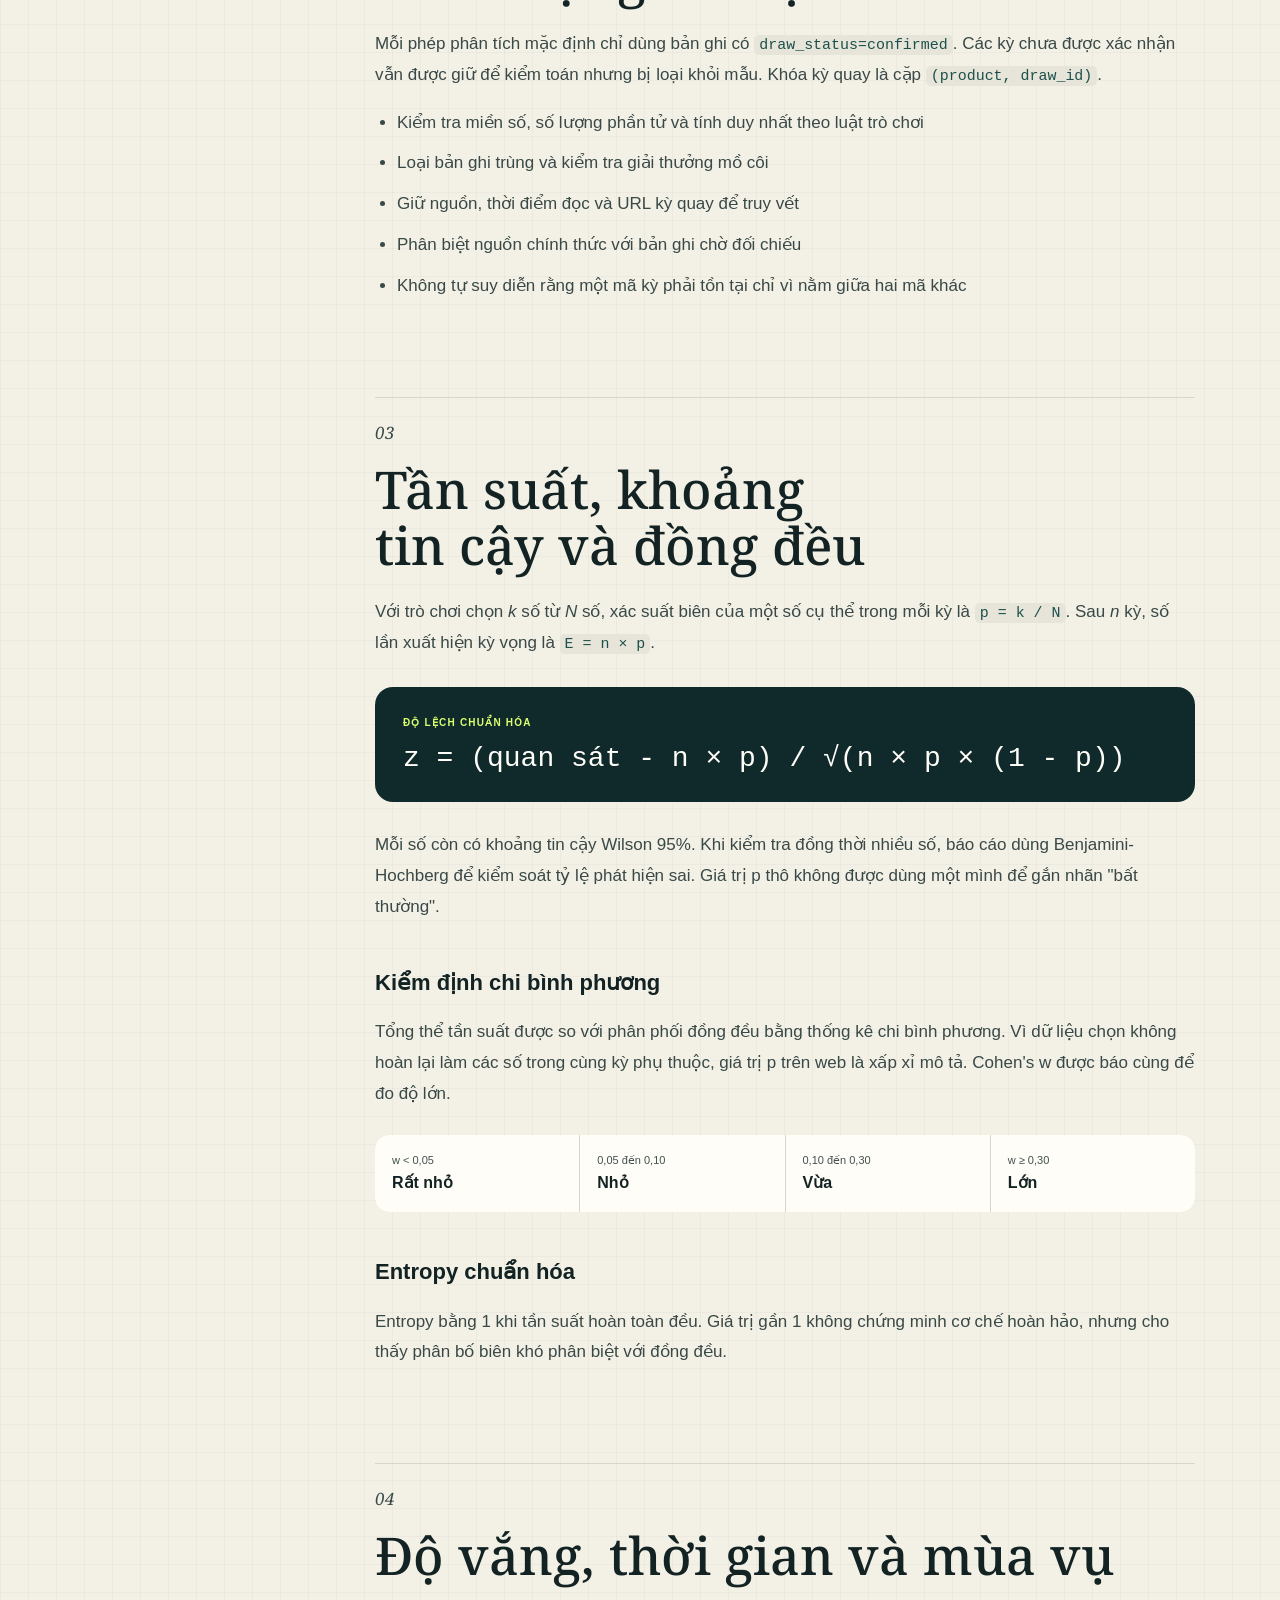
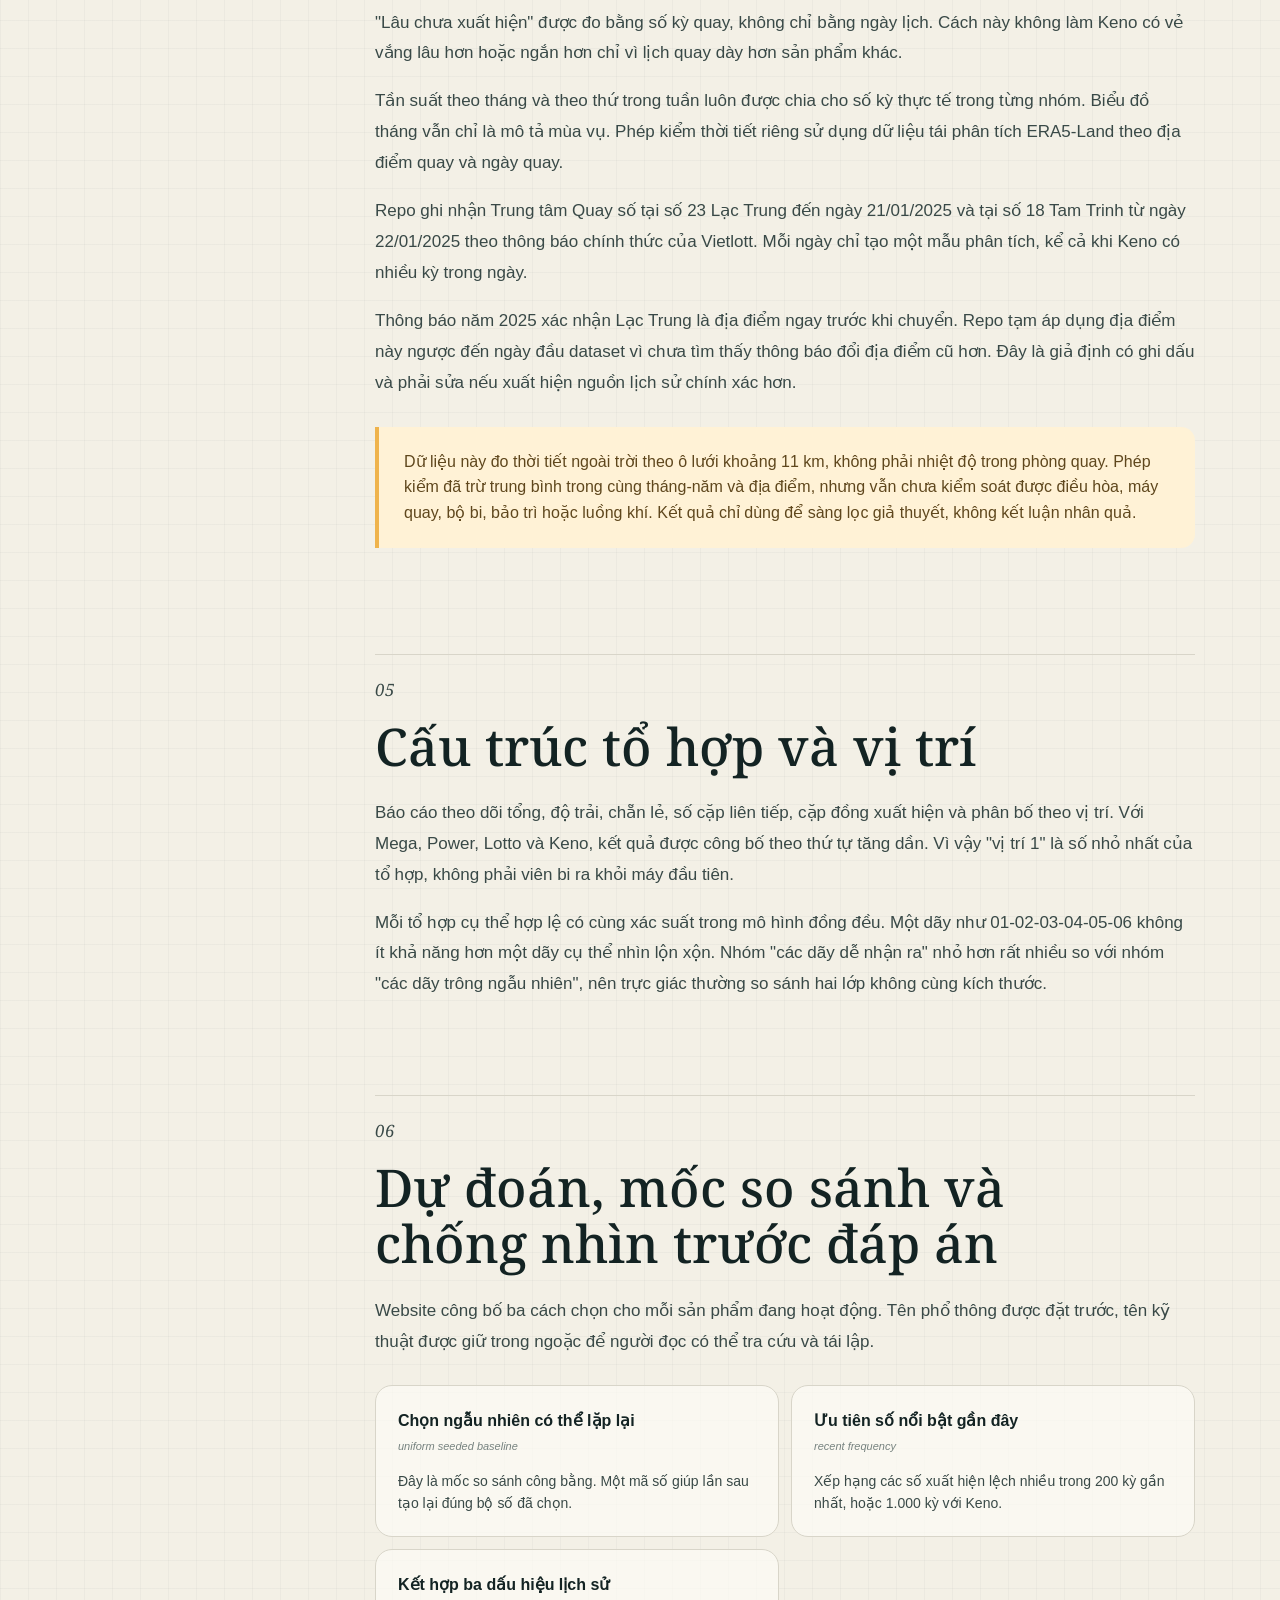
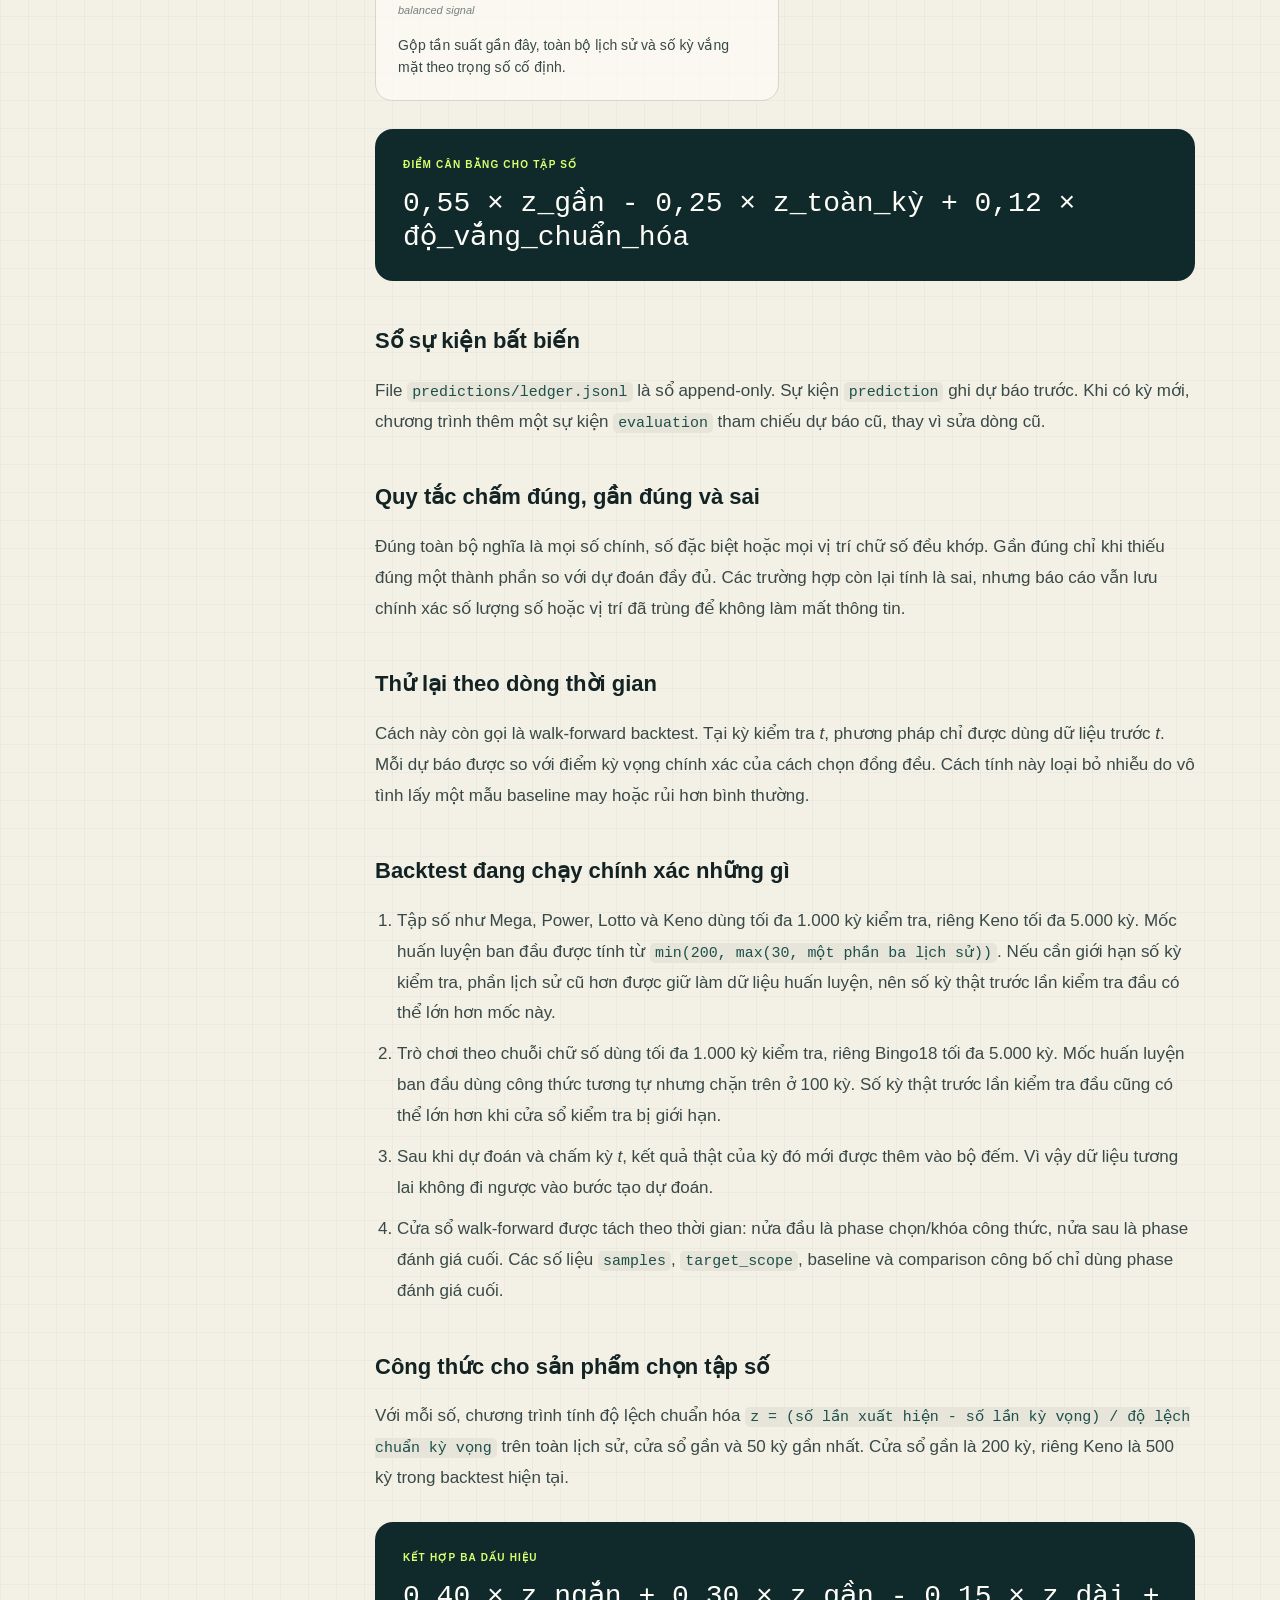
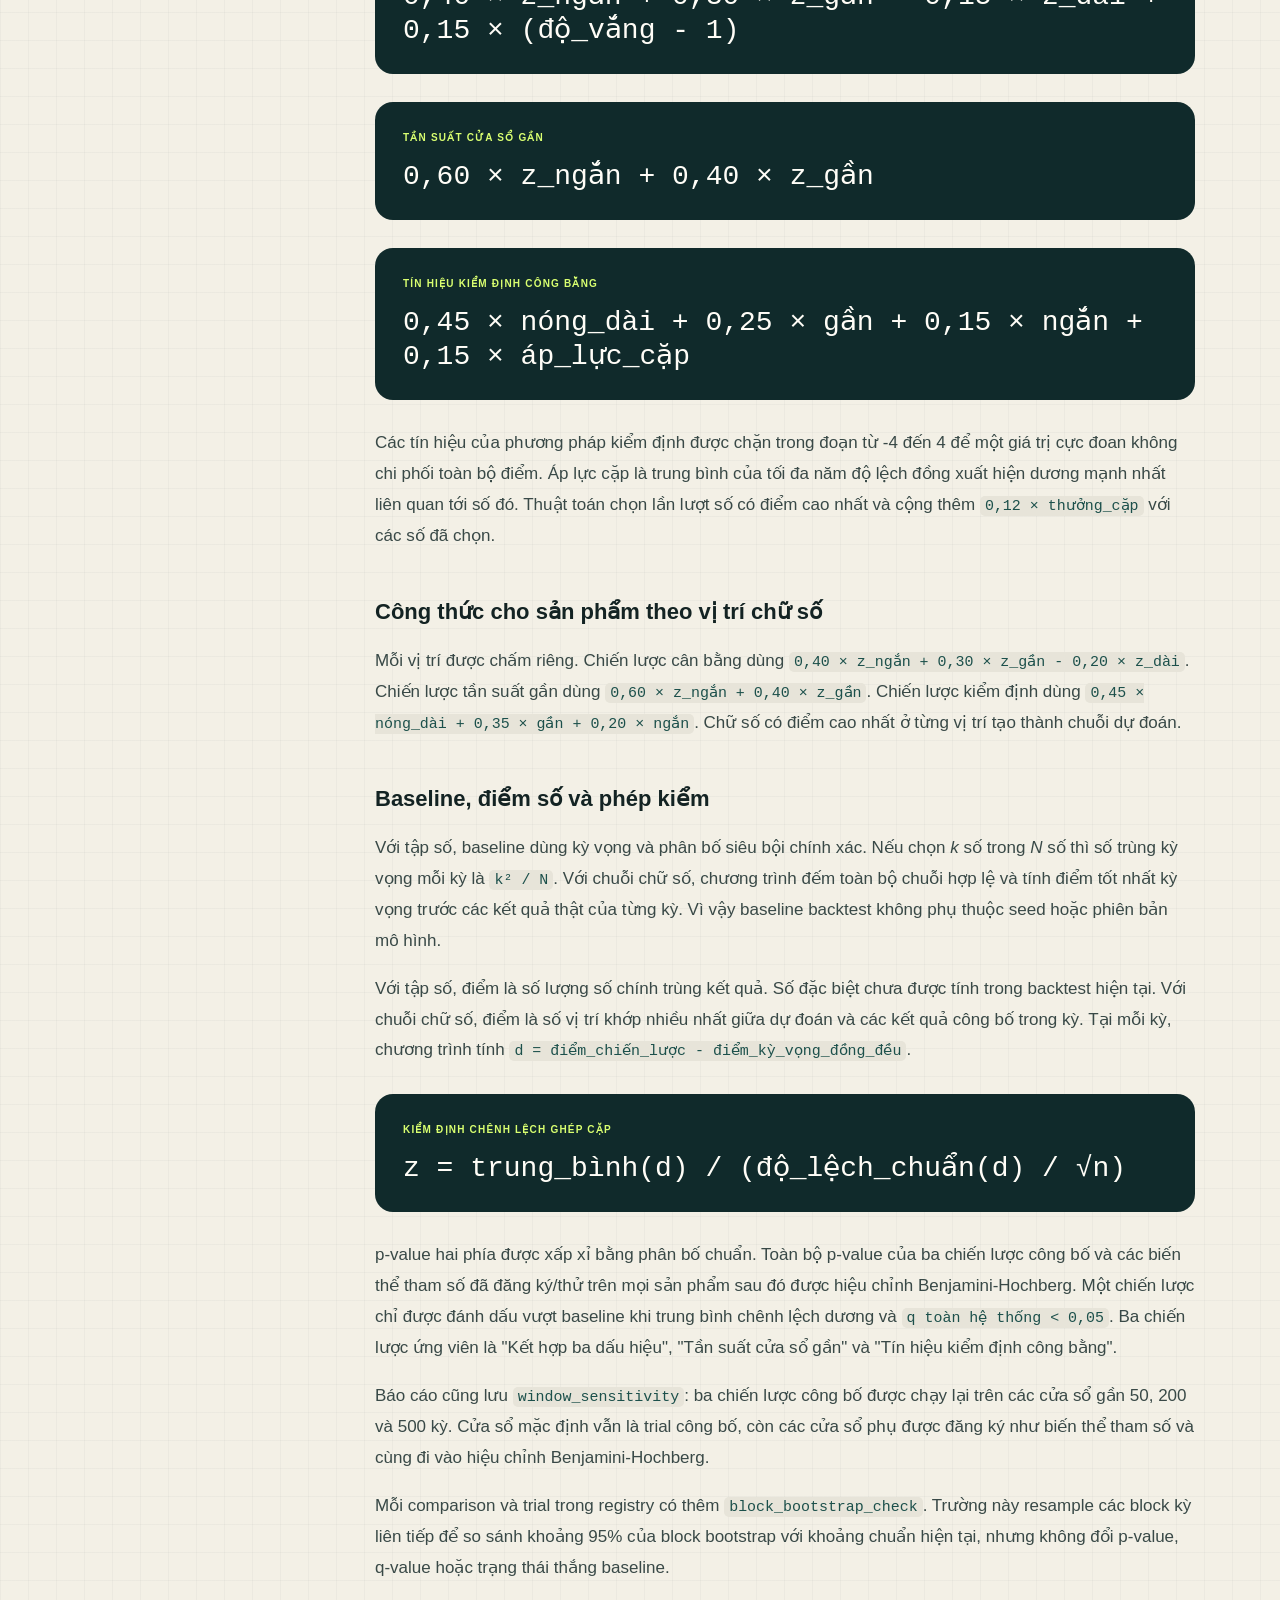
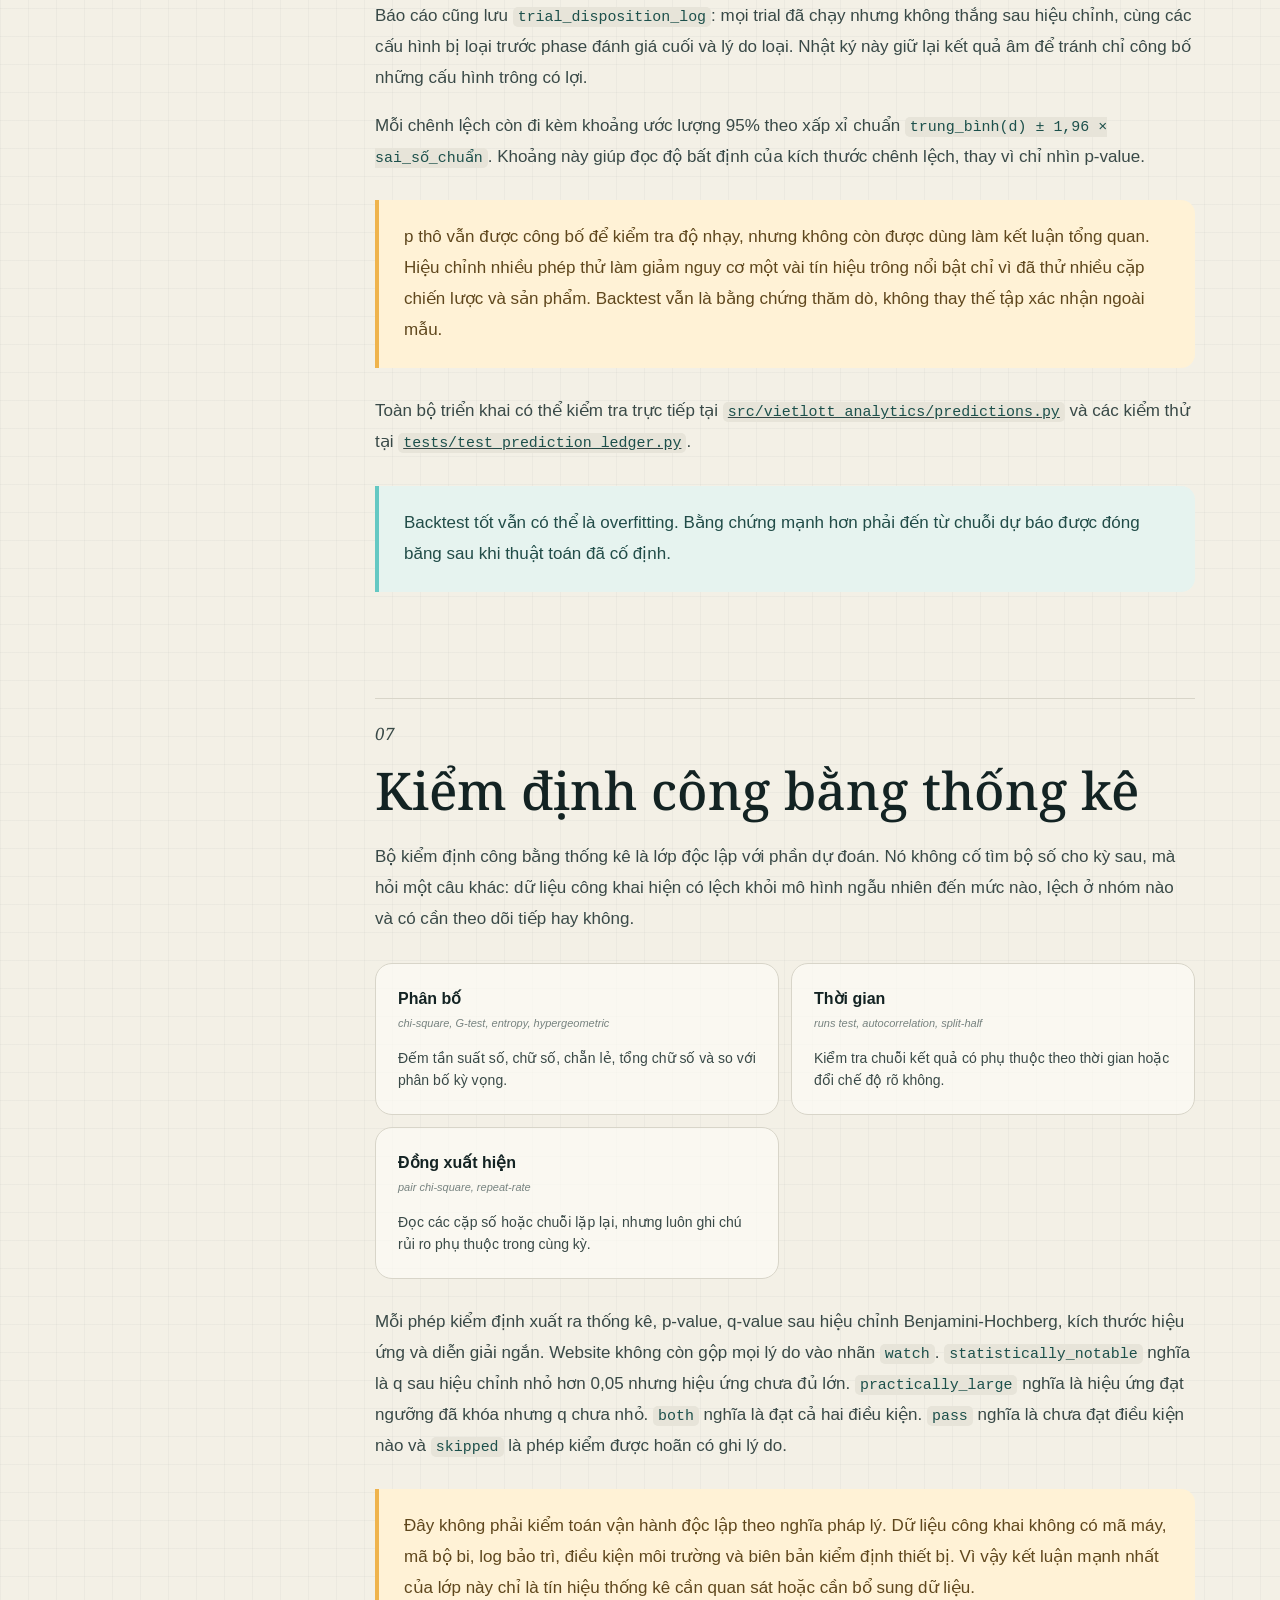
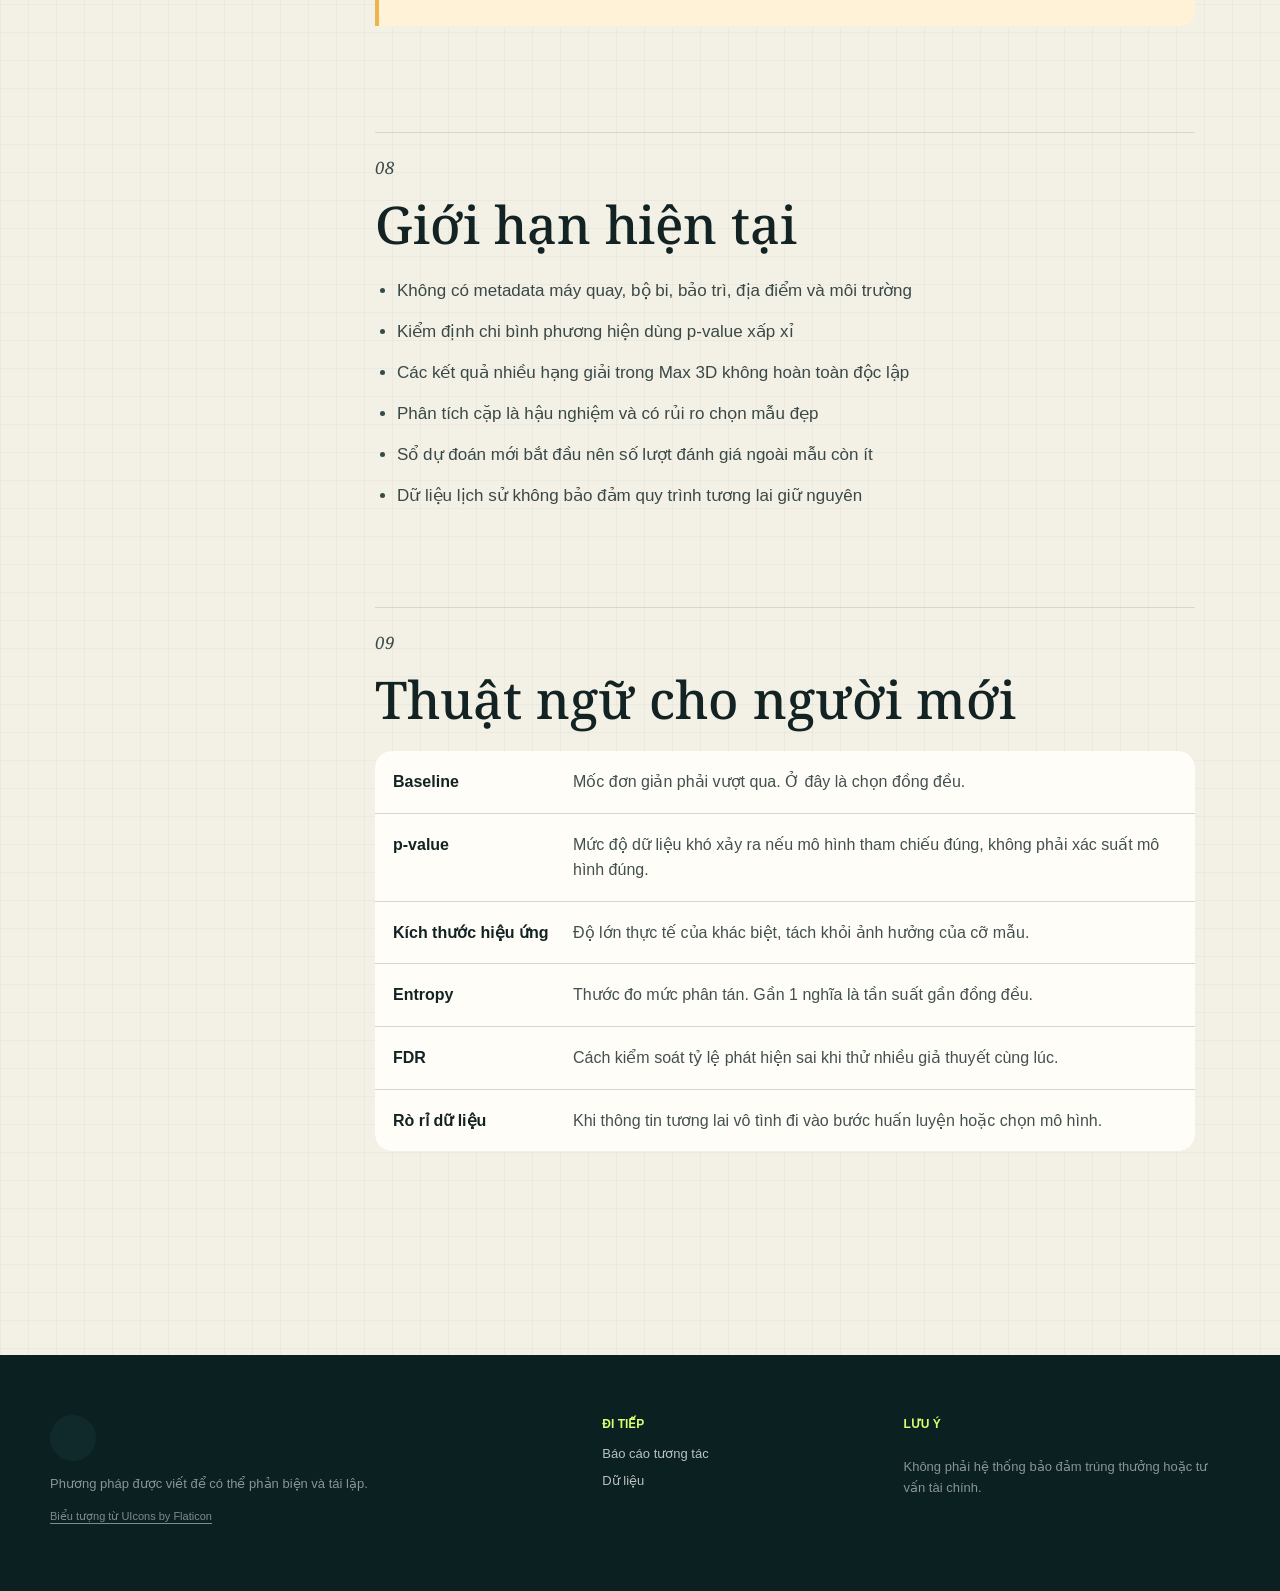
<file: site/phuong-phap.html>
<!doctype html>
<html lang="vi">
<head>
  <meta charset="utf-8">
  <meta name="viewport" content="width=device-width, initial-scale=1">
  <meta name="description" content="Phương pháp thống kê và đánh giá dự đoán của Vietlott Data Research.">
  <meta name="theme-color" content="#102a2b">
  <title>Phương pháp nghiên cứu | Vietlott Data Research</title>
  <link rel="icon" href="assets/favicon.svg?v=20260614-9" type="image/svg+xml">
  <link rel="preconnect" href="https://fonts.googleapis.com">
  <link rel="preconnect" href="https://fonts.gstatic.com" crossorigin>
  <link rel="stylesheet" href="https://fonts.googleapis.com/css2?family=Noto+Serif:ital,wght@0,400;0,500;1,400;1,500&amp;display=swap">
  <link rel="stylesheet" href="https://cdn-uicons.flaticon.com/3.0.0/uicons-regular-rounded/css/uicons-regular-rounded.css">
  <link rel="stylesheet" href="assets/styles.css?v=20260618-6">
</head>
<body>
  <a class="skip-link" href="#main">Bỏ qua điều hướng</a>
  <header class="site-header">
    <a class="brand" href="index.html">
      <span class="brand-mark" aria-hidden="true"><i class="fi fi-rr-crystal-ball"></i></span>
      <span class="brand-copy">Vietlott<br>Data Research</span>
    </a>
    <nav class="site-nav document-nav" aria-label="Điều hướng chính">
      <a href="index.html">Báo cáo</a>
      <a href="phuong-phap.html" aria-current="page">Phương pháp</a>
      <a href="du-lieu.html">Dữ liệu</a>
      <a class="nav-github" href="https://github.com/NhanAZ/vietlott-data-research">GitHub</a>
    </nav>
  </header>

  <main id="main" class="document-shell">
    <header class="document-hero">
      <p class="eyebrow">Phương pháp phiên bản 1.0.0</p>
      <h1>Đo sai lệch trước khi kể câu chuyện.</h1>
      <p>
        Trang này mô tả cách chọn mẫu, công thức, giả định, quy tắc dự đoán và
        những điều dữ liệu hiện tại không thể kết luận.
      </p>
    </header>

    <div class="document-layout">
      <aside class="document-toc">
        <strong>Mục lục</strong>
        <a href="#cau-hoi">Câu hỏi nghiên cứu</a>
        <a href="#mau">Mẫu phân tích</a>
        <a href="#tan-suat">Tần suất và đồng đều</a>
        <a href="#thoi-gian">Thời gian và mùa vụ</a>
        <a href="#cau-truc">Cấu trúc tổ hợp</a>
        <a href="#du-doan">Dự đoán và backtest</a>
        <a href="#kiem-dinh">Kiểm định công bằng</a>
        <a href="#gioi-han">Giới hạn</a>
        <a href="#thuat-ngu">Thuật ngữ</a>
      </aside>

      <article class="research-article">
        <section id="cau-hoi">
          <p class="article-index">01</p>
          <h2>Câu hỏi nghiên cứu</h2>
          <p>
            Giả thuyết ban đầu là một hệ quay cơ học có thể chịu sai lệch rất nhỏ
            từ khối lượng bi, bề mặt, độ mòn, luồng khí, rung động hoặc môi trường.
            Với trò chơi điện tử, giả thuyết phù hợp hơn là chuỗi số có đáp ứng các
            đặc tính của một quá trình giả ngẫu nhiên hay không.
          </p>
          <div class="hypothesis-grid">
            <div>
              <strong>H0</strong>
              <p>Tần suất biên phù hợp với mô hình đồng đều trong giới hạn sai số lấy mẫu.</p>
            </div>
            <div>
              <strong>H1</strong>
              <p>Có sai lệch đủ lớn, ổn định và lặp lại ngoài mẫu để bác bỏ H0.</p>
            </div>
          </div>
          <p class="callout">
            Một hệ vật lý có thể tất định ở cấp vi mô nhưng vẫn không dự đoán được
            trong thực tế. "Không ngẫu nhiên tuyệt đối" không đồng nghĩa "có lợi thế dự báo".
          </p>
          <p class="callout evidence">
            <strong>Kết luận hiện tại của dự án</strong>
            Các bài thử trên dữ liệu quá khứ chưa cho thấy chiến lược đang công bố
            vượt cách chọn ngẫu nhiên một cách đáng tin cậy. Vì vậy dự án hiện không
            có bằng chứng để khuyên ưu tiên bất kỳ bộ số nào.
          </p>
        </section>

        <section id="mau">
          <p class="article-index">02</p>
          <h2>Mẫu phân tích và chất lượng dữ liệu</h2>
          <p>
            Mỗi phép phân tích mặc định chỉ dùng bản ghi có
            <code>draw_status=confirmed</code>. Các kỳ chưa được xác nhận vẫn được giữ
            để kiểm toán nhưng bị loại khỏi mẫu. Khóa kỳ quay là cặp
            <code>(product, draw_id)</code>.
          </p>
          <ul class="research-list">
            <li>Kiểm tra miền số, số lượng phần tử và tính duy nhất theo luật trò chơi</li>
            <li>Loại bản ghi trùng và kiểm tra giải thưởng mồ côi</li>
            <li>Giữ nguồn, thời điểm đọc và URL kỳ quay để truy vết</li>
            <li>Phân biệt nguồn chính thức với bản ghi chờ đối chiếu</li>
            <li>Không tự suy diễn rằng một mã kỳ phải tồn tại chỉ vì nằm giữa hai mã khác</li>
          </ul>
        </section>

        <section id="tan-suat">
          <p class="article-index">03</p>
          <h2>Tần suất, khoảng tin cậy và đồng đều</h2>
          <p>
            Với trò chơi chọn <em>k</em> số từ <em>N</em> số, xác suất biên của một số
            cụ thể trong mỗi kỳ là <code>p = k / N</code>. Sau <em>n</em> kỳ, số lần
            xuất hiện kỳ vọng là <code>E = n × p</code>.
          </p>
          <div class="formula-card">
            <span>Độ lệch chuẩn hóa</span>
            <strong>z = (quan sát - n × p) / √(n × p × (1 - p))</strong>
          </div>
          <p>
            Mỗi số còn có khoảng tin cậy Wilson 95%. Khi kiểm tra đồng thời nhiều
            số, báo cáo dùng Benjamini-Hochberg để kiểm soát tỷ lệ phát hiện sai.
            Giá trị p thô không được dùng một mình để gắn nhãn "bất thường".
          </p>
          <h3>Kiểm định chi bình phương</h3>
          <p>
            Tổng thể tần suất được so với phân phối đồng đều bằng thống kê chi bình
            phương. Vì dữ liệu chọn không hoàn lại làm các số trong cùng kỳ phụ thuộc,
            giá trị p trên web là xấp xỉ mô tả. Cohen's w được báo cùng để đo độ lớn.
          </p>
          <div class="scale-table">
            <div><span>w &lt; 0,05</span><strong>Rất nhỏ</strong></div>
            <div><span>0,05 đến 0,10</span><strong>Nhỏ</strong></div>
            <div><span>0,10 đến 0,30</span><strong>Vừa</strong></div>
            <div><span>w ≥ 0,30</span><strong>Lớn</strong></div>
          </div>
          <h3>Entropy chuẩn hóa</h3>
          <p>
            Entropy bằng 1 khi tần suất hoàn toàn đều. Giá trị gần 1 không chứng minh
            cơ chế hoàn hảo, nhưng cho thấy phân bố biên khó phân biệt với đồng đều.
          </p>
        </section>

        <section id="thoi-gian">
          <p class="article-index">04</p>
          <h2>Độ vắng, thời gian và mùa vụ</h2>
          <p>
            "Lâu chưa xuất hiện" được đo bằng số kỳ quay, không chỉ bằng ngày lịch.
            Cách này không làm Keno có vẻ vắng lâu hơn hoặc ngắn hơn chỉ vì lịch quay
            dày hơn sản phẩm khác.
          </p>
          <p>
            Tần suất theo tháng và theo thứ trong tuần luôn được chia cho số kỳ thực tế
            trong từng nhóm. Biểu đồ tháng vẫn chỉ là mô tả mùa vụ. Phép kiểm thời tiết
            riêng sử dụng dữ liệu tái phân tích ERA5-Land theo địa điểm quay và ngày quay.
          </p>
          <p>
            Repo ghi nhận Trung tâm Quay số tại số 23 Lạc Trung đến ngày 21/01/2025 và
            tại số 18 Tam Trinh từ ngày 22/01/2025 theo thông báo chính thức của Vietlott.
            Mỗi ngày chỉ tạo một mẫu phân tích, kể cả khi Keno có nhiều kỳ trong ngày.
          </p>
          <p>
            Thông báo năm 2025 xác nhận Lạc Trung là địa điểm ngay trước khi chuyển.
            Repo tạm áp dụng địa điểm này ngược đến ngày đầu dataset vì chưa tìm thấy
            thông báo đổi địa điểm cũ hơn. Đây là giả định có ghi dấu và phải sửa nếu
            xuất hiện nguồn lịch sử chính xác hơn.
          </p>
          <div class="callout warning">
            Dữ liệu này đo thời tiết ngoài trời theo ô lưới khoảng 11 km, không phải nhiệt
            độ trong phòng quay. Phép kiểm đã trừ trung bình trong cùng tháng-năm và địa
            điểm, nhưng vẫn chưa kiểm soát được điều hòa, máy quay, bộ bi, bảo trì hoặc
            luồng khí. Kết quả chỉ dùng để sàng lọc giả thuyết, không kết luận nhân quả.
          </div>
        </section>

        <section id="cau-truc">
          <p class="article-index">05</p>
          <h2>Cấu trúc tổ hợp và vị trí</h2>
          <p>
            Báo cáo theo dõi tổng, độ trải, chẵn lẻ, số cặp liên tiếp, cặp đồng xuất
            hiện và phân bố theo vị trí. Với Mega, Power, Lotto và Keno, kết quả được
            công bố theo thứ tự tăng dần. Vì vậy "vị trí 1" là số nhỏ nhất của tổ hợp,
            không phải viên bi ra khỏi máy đầu tiên.
          </p>
          <p>
            Mỗi tổ hợp cụ thể hợp lệ có cùng xác suất trong mô hình đồng đều. Một dãy
            như 01-02-03-04-05-06 không ít khả năng hơn một dãy cụ thể nhìn lộn xộn.
            Nhóm "các dãy dễ nhận ra" nhỏ hơn rất nhiều so với nhóm "các dãy trông ngẫu nhiên",
            nên trực giác thường so sánh hai lớp không cùng kích thước.
          </p>
        </section>

        <section id="du-doan">
          <p class="article-index">06</p>
          <h2>Dự đoán, mốc so sánh và chống nhìn trước đáp án</h2>
          <p>
            Website công bố ba cách chọn cho mỗi sản phẩm đang hoạt động. Tên phổ
            thông được đặt trước, tên kỹ thuật được giữ trong ngoặc để người đọc
            có thể tra cứu và tái lập.
          </p>
          <div class="strategy-list">
            <article>
              <strong>Chọn ngẫu nhiên có thể lặp lại</strong>
              <span>uniform seeded baseline</span>
              <p>Đây là mốc so sánh công bằng. Một mã số giúp lần sau tạo lại đúng bộ số đã chọn.</p>
            </article>
            <article>
              <strong>Ưu tiên số nổi bật gần đây</strong>
              <span>recent frequency</span>
              <p>Xếp hạng các số xuất hiện lệch nhiều trong 200 kỳ gần nhất, hoặc 1.000 kỳ với Keno.</p>
            </article>
            <article>
              <strong>Kết hợp ba dấu hiệu lịch sử</strong>
              <span>balanced signal</span>
              <p>Gộp tần suất gần đây, toàn bộ lịch sử và số kỳ vắng mặt theo trọng số cố định.</p>
            </article>
          </div>
          <div class="formula-card">
            <span>Điểm cân bằng cho tập số</span>
            <strong>0,55 × z_gần - 0,25 × z_toàn_kỳ + 0,12 × độ_vắng_chuẩn_hóa</strong>
          </div>
          <h3>Sổ sự kiện bất biến</h3>
          <p>
            File <code>predictions/ledger.jsonl</code> là sổ append-only. Sự kiện
            <code>prediction</code> ghi dự báo trước. Khi có kỳ mới, chương trình thêm
            một sự kiện <code>evaluation</code> tham chiếu dự báo cũ, thay vì sửa dòng cũ.
          </p>
          <h3>Quy tắc chấm đúng, gần đúng và sai</h3>
          <p>
            Đúng toàn bộ nghĩa là mọi số chính, số đặc biệt hoặc mọi vị trí chữ số
            đều khớp. Gần đúng chỉ khi thiếu đúng một thành phần so với dự đoán đầy
            đủ. Các trường hợp còn lại tính là sai, nhưng báo cáo vẫn lưu chính xác
            số lượng số hoặc vị trí đã trùng để không làm mất thông tin.
          </p>
          <h3>Thử lại theo dòng thời gian</h3>
          <p>
            Cách này còn gọi là walk-forward backtest. Tại kỳ kiểm tra <em>t</em>,
            phương pháp chỉ được dùng dữ liệu trước <em>t</em>. Mỗi dự báo được so
            với điểm kỳ vọng chính xác của cách chọn đồng đều. Cách tính này loại bỏ
            nhiễu do vô tình lấy một mẫu baseline may hoặc rủi hơn bình thường.
          </p>
          <h3>Backtest đang chạy chính xác những gì</h3>
          <ol class="research-list">
            <li>
              Tập số như Mega, Power, Lotto và Keno dùng tối đa 1.000 kỳ kiểm tra,
              riêng Keno tối đa 5.000 kỳ. Mốc huấn luyện ban đầu được tính từ
              <code>min(200, max(30, một phần ba lịch sử))</code>. Nếu cần giới hạn
              số kỳ kiểm tra, phần lịch sử cũ hơn được giữ làm dữ liệu huấn luyện,
              nên số kỳ thật trước lần kiểm tra đầu có thể lớn hơn mốc này.
            </li>
            <li>
              Trò chơi theo chuỗi chữ số dùng tối đa 1.000 kỳ kiểm tra, riêng
              Bingo18 tối đa 5.000 kỳ. Mốc huấn luyện ban đầu dùng công thức tương
              tự nhưng chặn trên ở 100 kỳ. Số kỳ thật trước lần kiểm tra đầu cũng
              có thể lớn hơn khi cửa sổ kiểm tra bị giới hạn.
            </li>
            <li>
              Sau khi dự đoán và chấm kỳ <em>t</em>, kết quả thật của kỳ đó mới
              được thêm vào bộ đếm. Vì vậy dữ liệu tương lai không đi ngược vào
              bước tạo dự đoán.
            </li>
            <li>
              Cửa sổ walk-forward được tách theo thời gian: nửa đầu là phase
              chọn/khóa công thức, nửa sau là phase đánh giá cuối. Các số liệu
              <code>samples</code>, <code>target_scope</code>, baseline và comparison
              công bố chỉ dùng phase đánh giá cuối.
            </li>
          </ol>
          <h3>Công thức cho sản phẩm chọn tập số</h3>
          <p>
            Với mỗi số, chương trình tính độ lệch chuẩn hóa
            <code>z = (số lần xuất hiện - số lần kỳ vọng) / độ lệch chuẩn kỳ vọng</code>
            trên toàn lịch sử, cửa sổ gần và 50 kỳ gần nhất. Cửa sổ gần là 200 kỳ,
            riêng Keno là 500 kỳ trong backtest hiện tại.
          </p>
          <div class="formula-card">
            <span>Kết hợp ba dấu hiệu</span>
            <strong>0,40 × z_ngắn + 0,30 × z_gần - 0,15 × z_dài + 0,15 × (độ_vắng - 1)</strong>
          </div>
          <div class="formula-card">
            <span>Tần suất cửa sổ gần</span>
            <strong>0,60 × z_ngắn + 0,40 × z_gần</strong>
          </div>
          <div class="formula-card">
            <span>Tín hiệu kiểm định công bằng</span>
            <strong>0,45 × nóng_dài + 0,25 × gần + 0,15 × ngắn + 0,15 × áp_lực_cặp</strong>
          </div>
          <p>
            Các tín hiệu của phương pháp kiểm định được chặn trong đoạn từ -4 đến
            4 để một giá trị cực đoan không chi phối toàn bộ điểm. Áp lực cặp là
            trung bình của tối đa năm độ lệch đồng xuất hiện dương mạnh nhất liên
            quan tới số đó. Thuật toán chọn lần lượt số có điểm cao nhất và cộng
            thêm <code>0,12 × thưởng_cặp</code> với các số đã chọn.
          </p>
          <h3>Công thức cho sản phẩm theo vị trí chữ số</h3>
          <p>
            Mỗi vị trí được chấm riêng. Chiến lược cân bằng dùng
            <code>0,40 × z_ngắn + 0,30 × z_gần - 0,20 × z_dài</code>.
            Chiến lược tần suất gần dùng
            <code>0,60 × z_ngắn + 0,40 × z_gần</code>.
            Chiến lược kiểm định dùng
            <code>0,45 × nóng_dài + 0,35 × gần + 0,20 × ngắn</code>.
            Chữ số có điểm cao nhất ở từng vị trí tạo thành chuỗi dự đoán.
          </p>
          <h3>Baseline, điểm số và phép kiểm</h3>
          <p>
            Với tập số, baseline dùng kỳ vọng và phân bố siêu bội chính xác. Nếu
            chọn <em>k</em> số trong <em>N</em> số thì số trùng kỳ vọng mỗi kỳ là
            <code>k² / N</code>. Với chuỗi chữ số, chương trình đếm toàn bộ chuỗi
            hợp lệ và tính điểm tốt nhất kỳ vọng trước các kết quả thật của từng kỳ.
            Vì vậy baseline backtest không phụ thuộc seed hoặc phiên bản mô hình.
          </p>
          <p>
            Với tập số, điểm là số lượng số chính trùng kết quả. Số đặc biệt chưa
            được tính trong backtest hiện tại. Với chuỗi chữ số, điểm là số vị trí
            khớp nhiều nhất giữa dự đoán và các kết quả công bố trong kỳ. Tại mỗi
            kỳ, chương trình tính <code>d = điểm_chiến_lược - điểm_kỳ_vọng_đồng_đều</code>.
          </p>
          <div class="formula-card">
            <span>Kiểm định chênh lệch ghép cặp</span>
            <strong>z = trung_bình(d) / (độ_lệch_chuẩn(d) / √n)</strong>
          </div>
          <p>
            p-value hai phía được xấp xỉ bằng phân bố chuẩn. Toàn bộ p-value của ba
            chiến lược công bố và các biến thể tham số đã đăng ký/thử trên mọi sản
            phẩm sau đó được hiệu chỉnh Benjamini-Hochberg.
            Một chiến lược chỉ được đánh dấu vượt baseline khi trung bình chênh lệch
            dương và <code>q toàn hệ thống &lt; 0,05</code>. Ba chiến lược ứng viên là
            "Kết hợp ba dấu hiệu", "Tần suất cửa sổ gần" và
            "Tín hiệu kiểm định công bằng".
          </p>
          <p>
            Báo cáo cũng lưu <code>window_sensitivity</code>: ba chiến lược công bố
            được chạy lại trên các cửa sổ gần 50, 200 và 500 kỳ. Cửa sổ mặc định
            vẫn là trial công bố, còn các cửa sổ phụ được đăng ký như biến thể tham
            số và cùng đi vào hiệu chỉnh Benjamini-Hochberg.
          </p>
          <p>
            Mỗi comparison và trial trong registry có thêm
            <code>block_bootstrap_check</code>. Trường này resample các block kỳ
            liên tiếp để so sánh khoảng 95% của block bootstrap với khoảng chuẩn
            hiện tại, nhưng không đổi p-value, q-value hoặc trạng thái thắng baseline.
          </p>
          <p>
            Báo cáo cũng lưu <code>trial_disposition_log</code>: mọi trial đã chạy
            nhưng không thắng sau hiệu chỉnh, cùng các cấu hình bị loại trước phase
            đánh giá cuối và lý do loại. Nhật ký này giữ lại kết quả âm để tránh
            chỉ công bố những cấu hình trông có lợi.
          </p>
          <p>
            Mỗi chênh lệch còn đi kèm khoảng ước lượng 95% theo xấp xỉ chuẩn
            <code>trung_bình(d) ± 1,96 × sai_số_chuẩn</code>. Khoảng này giúp đọc
            độ bất định của kích thước chênh lệch, thay vì chỉ nhìn p-value.
          </p>
          <p class="callout warning">
            p thô vẫn được công bố để kiểm tra độ nhạy, nhưng không còn được dùng
            làm kết luận tổng quan. Hiệu chỉnh nhiều phép thử làm giảm nguy cơ một
            vài tín hiệu trông nổi bật chỉ vì đã thử nhiều cặp chiến lược và sản phẩm.
            Backtest vẫn là bằng chứng thăm dò, không thay thế tập xác nhận ngoài mẫu.
          </p>
          <p>
            Toàn bộ triển khai có thể kiểm tra trực tiếp tại
            <a href="https://github.com/NhanAZ/vietlott-data-research/blob/main/src/vietlott_analytics/predictions.py"><code>src/vietlott_analytics/predictions.py</code></a>
            và các kiểm thử tại
            <a href="https://github.com/NhanAZ/vietlott-data-research/blob/main/tests/test_prediction_ledger.py"><code>tests/test_prediction_ledger.py</code></a>.
          </p>
          <p class="callout">
            Backtest tốt vẫn có thể là overfitting. Bằng chứng mạnh hơn phải đến từ
            chuỗi dự báo được đóng băng sau khi thuật toán đã cố định.
          </p>
        </section>

        <section id="kiem-dinh">
          <p class="article-index">07</p>
          <h2>Kiểm định công bằng thống kê</h2>
          <p>
            Bộ kiểm định công bằng thống kê là lớp độc lập với phần dự đoán. Nó không cố tìm bộ số
            cho kỳ sau, mà hỏi một câu khác: dữ liệu công khai hiện có lệch khỏi mô hình ngẫu nhiên
            đến mức nào, lệch ở nhóm nào và có cần theo dõi tiếp hay không.
          </p>
          <div class="strategy-list">
            <article>
              <strong>Phân bố</strong>
              <span>chi-square, G-test, entropy, hypergeometric</span>
              <p>Đếm tần suất số, chữ số, chẵn lẻ, tổng chữ số và so với phân bố kỳ vọng.</p>
            </article>
            <article>
              <strong>Thời gian</strong>
              <span>runs test, autocorrelation, split-half</span>
              <p>Kiểm tra chuỗi kết quả có phụ thuộc theo thời gian hoặc đổi chế độ rõ không.</p>
            </article>
            <article>
              <strong>Đồng xuất hiện</strong>
              <span>pair chi-square, repeat-rate</span>
              <p>Đọc các cặp số hoặc chuỗi lặp lại, nhưng luôn ghi chú rủi ro phụ thuộc trong cùng kỳ.</p>
            </article>
          </div>
          <p>
            Mỗi phép kiểm định xuất ra thống kê, p-value, q-value sau hiệu chỉnh Benjamini-Hochberg,
            kích thước hiệu ứng và diễn giải ngắn. Website không còn gộp mọi lý do vào nhãn
            <code>watch</code>. <code>statistically_notable</code> nghĩa là q sau hiệu chỉnh nhỏ
            hơn 0,05 nhưng hiệu ứng chưa đủ lớn. <code>practically_large</code> nghĩa là hiệu ứng
            đạt ngưỡng đã khóa nhưng q chưa nhỏ. <code>both</code> nghĩa là đạt cả hai điều kiện.
            <code>pass</code> nghĩa là chưa đạt điều kiện nào và <code>skipped</code> là phép kiểm
            được hoãn có ghi lý do.
          </p>
          <p class="callout warning">
            Đây không phải kiểm toán vận hành độc lập theo nghĩa pháp lý. Dữ liệu công khai không có
            mã máy, mã bộ bi, log bảo trì, điều kiện môi trường và biên bản kiểm định thiết bị. Vì vậy
            kết luận mạnh nhất của lớp này chỉ là tín hiệu thống kê cần quan sát hoặc cần bổ sung dữ liệu.
          </p>
        </section>

        <section id="gioi-han">
          <p class="article-index">08</p>
          <h2>Giới hạn hiện tại</h2>
          <ul class="research-list">
            <li>Không có metadata máy quay, bộ bi, bảo trì, địa điểm và môi trường</li>
            <li>Kiểm định chi bình phương hiện dùng p-value xấp xỉ</li>
            <li>Các kết quả nhiều hạng giải trong Max 3D không hoàn toàn độc lập</li>
            <li>Phân tích cặp là hậu nghiệm và có rủi ro chọn mẫu đẹp</li>
            <li>Sổ dự đoán mới bắt đầu nên số lượt đánh giá ngoài mẫu còn ít</li>
            <li>Dữ liệu lịch sử không bảo đảm quy trình tương lai giữ nguyên</li>
          </ul>
        </section>

        <section id="thuat-ngu">
          <p class="article-index">09</p>
          <h2>Thuật ngữ cho người mới</h2>
          <dl class="glossary">
            <div><dt>Baseline</dt><dd>Mốc đơn giản phải vượt qua. Ở đây là chọn đồng đều.</dd></div>
            <div><dt>p-value</dt><dd>Mức độ dữ liệu khó xảy ra nếu mô hình tham chiếu đúng, không phải xác suất mô hình đúng.</dd></div>
            <div><dt>Kích thước hiệu ứng</dt><dd>Độ lớn thực tế của khác biệt, tách khỏi ảnh hưởng của cỡ mẫu.</dd></div>
            <div><dt>Entropy</dt><dd>Thước đo mức phân tán. Gần 1 nghĩa là tần suất gần đồng đều.</dd></div>
            <div><dt>FDR</dt><dd>Cách kiểm soát tỷ lệ phát hiện sai khi thử nhiều giả thuyết cùng lúc.</dd></div>
            <div><dt>Rò rỉ dữ liệu</dt><dd>Khi thông tin tương lai vô tình đi vào bước huấn luyện hoặc chọn mô hình.</dd></div>
          </dl>
        </section>
      </article>
    </div>
  </main>

  <footer class="site-footer">
    <div class="shell footer-grid">
      <div>
        <span class="brand-mark" aria-hidden="true"><i class="fi fi-rr-crystal-ball"></i></span>
        <p>Phương pháp được viết để có thể phản biện và tái lập.</p>
        <a class="icon-credit" href="https://www.flaticon.com/free-icon-font/crystal-ball_8034121">Biểu tượng từ UIcons by Flaticon</a>
      </div>
      <div><strong>Đi tiếp</strong><a href="index.html">Báo cáo tương tác</a><a href="du-lieu.html">Dữ liệu</a></div>
      <div><strong>Lưu ý</strong><p>Không phải hệ thống bảo đảm trúng thưởng hoặc tư vấn tài chính.</p></div>
    </div>
  </footer>
</body>
</html>
</file>
<file: site/assets/styles.css>
:root {
  --ink: #132323;
  --ink-soft: #425150;
  --forest: #102a2b;
  --forest-2: #173d3c;
  --cream: #f3f0e6;
  --paper: #fffdf7;
  --line: #d8d5c9;
  --acid: #d9ff70;
  --amber: #efb34c;
  --coral: #ed765f;
  --cyan: #64c8c3;
  --blue: #5e79d7;
  --shadow: 0 20px 55px rgb(16 42 43 / 9%);
  --radius: 22px;
  --shell: min(1180px, calc(100vw - 40px));
  --font-display: "Noto Serif", "Times New Roman", serif;
}

* {
  box-sizing: border-box;
}

[hidden] {
  display: none !important;
}

html {
  scroll-behavior: smooth;
}

section[id] {
  scroll-margin-top: 76px;
}

body {
  margin: 0;
  background:
    linear-gradient(rgb(19 35 35 / 3%) 1px, transparent 1px),
    linear-gradient(90deg, rgb(19 35 35 / 3%) 1px, transparent 1px),
    var(--cream);
  background-size: 28px 28px;
  color: var(--ink);
  font-family: "Aptos", "Segoe UI", Arial, sans-serif;
  line-height: 1.6;
}

button,
input,
select {
  font: inherit;
}

a {
  color: inherit;
}

.skip-link {
  position: fixed;
  z-index: 100;
  top: 12px;
  left: 12px;
  padding: 10px 14px;
  background: var(--acid);
  color: var(--forest);
  transform: translateY(-150%);
}

.skip-link:focus {
  transform: translateY(0);
}

.shell {
  width: var(--shell);
  margin-inline: auto;
}

.site-header {
  position: sticky;
  z-index: 50;
  top: 0;
  display: flex;
  align-items: center;
  justify-content: space-between;
  min-height: 76px;
  padding: 12px max(20px, calc((100vw - 1180px) / 2));
  border-bottom: 1px solid rgb(216 213 201 / 85%);
  background: rgb(243 240 230 / 92%);
  backdrop-filter: blur(18px);
}

.brand {
  display: inline-flex;
  gap: 10px;
  align-items: center;
  color: var(--ink);
  text-decoration: none;
}

.brand-mark {
  display: inline-grid;
  width: 46px;
  height: 46px;
  place-items: center;
  border-radius: 50%;
  background: var(--forest);
  color: var(--acid);
}

.brand-mark i {
  display: block;
  height: 23px;
  font-size: 23px;
  line-height: 1;
}

.brand-copy {
  font-size: 12px;
  font-weight: 800;
  line-height: 1.05;
  letter-spacing: 0.06em;
  text-transform: uppercase;
}

.site-nav {
  display: flex;
  gap: 24px;
  align-items: center;
}

.site-nav a {
  color: var(--ink-soft);
  font-size: 14px;
  font-weight: 700;
  text-decoration: none;
}

.site-nav a:hover {
  color: var(--ink);
}

.site-nav .nav-github {
  padding: 9px 15px;
  border: 1px solid var(--ink);
  border-radius: 999px;
  color: var(--ink);
}

.menu-button {
  display: none;
  border: 0;
  background: transparent;
  color: var(--ink);
  font-weight: 800;
}

.hero {
  display: grid;
  min-height: 690px;
  grid-template-columns: 1.1fr 0.9fr;
  gap: 60px;
  align-items: center;
  padding-block: 92px 74px;
}

.eyebrow,
.panel-kicker {
  margin: 0 0 12px;
  color: #426a66;
  font-size: 12px;
  font-weight: 900;
  letter-spacing: 0.16em;
  text-transform: uppercase;
}

.hero h1,
.section-heading h2,
.product-masthead h2,
.closing blockquote {
  font-family: var(--font-display);
  font-kerning: normal;
  text-wrap: balance;
}

.hero h1 {
  max-width: 760px;
  margin: 0;
  font-size: clamp(48px, 6vw, 82px);
  font-weight: 500;
  line-height: 0.96;
  letter-spacing: normal;
}

.hero h1 span {
  color: #54716d;
  font-style: italic;
}

.hero-lead {
  max-width: 660px;
  margin: 34px 0 0;
  color: var(--ink-soft);
  font-size: 19px;
  line-height: 1.65;
}

.hero-actions {
  display: flex;
  gap: 12px;
  margin-top: 34px;
}

.button {
  display: inline-flex;
  min-height: 48px;
  align-items: center;
  justify-content: center;
  padding: 0 20px;
  border-radius: 999px;
  font-size: 14px;
  font-weight: 900;
  text-decoration: none;
}

.button-primary {
  background: var(--forest);
  color: var(--paper);
}

.button-primary:hover {
  background: var(--forest-2);
}

.button-quiet {
  border: 1px solid var(--line);
  background: rgb(255 253 247 / 55%);
}

.hero-figure {
  position: relative;
  min-height: 480px;
  overflow: hidden;
  border-radius: 46% 54% 38% 62% / 55% 44% 56% 45%;
  background:
    radial-gradient(circle at 67% 30%, rgb(217 255 112 / 88%) 0 4%, transparent 4.5%),
    radial-gradient(circle at 24% 70%, rgb(100 200 195 / 48%) 0 7%, transparent 7.5%),
    var(--forest);
  box-shadow: var(--shadow);
  color: var(--paper);
}

.hero-figure::before {
  position: absolute;
  inset: 13%;
  border: 1px dashed rgb(255 255 255 / 25%);
  border-radius: 50%;
  content: "";
}

.orbit {
  position: absolute;
  border: 1px solid rgb(255 255 255 / 14%);
  border-radius: 50%;
}

.orbit-one {
  inset: 25%;
}

.orbit-two {
  inset: 37%;
}

.hero-number {
  position: absolute;
  top: 50%;
  left: 50%;
  display: flex;
  flex-direction: column;
  text-align: center;
  transform: translate(-50%, -50%);
}

.hero-number strong {
  color: var(--acid);
  font-size: clamp(44px, 5.5vw, 76px);
  line-height: 1;
  letter-spacing: -0.06em;
}

.hero-number span {
  margin-top: 8px;
  color: rgb(255 255 255 / 65%);
  font-size: 12px;
  font-weight: 800;
  letter-spacing: 0.11em;
  text-transform: uppercase;
}

.hero-badge {
  position: absolute;
  display: flex;
  min-width: 130px;
  gap: 8px;
  align-items: center;
  padding: 12px 15px;
  border: 1px solid rgb(255 255 255 / 15%);
  border-radius: 16px;
  background: rgb(255 255 255 / 10%);
  box-shadow: 0 14px 32px rgb(0 0 0 / 14%);
  font-size: 12px;
  backdrop-filter: blur(12px);
}

.hero-badge strong {
  color: var(--acid);
  font-size: 19px;
}

.hero-badge-a {
  top: 18%;
  left: 10%;
}

.hero-badge-b {
  right: 7%;
  bottom: 20%;
}

.hero-badge-c {
  bottom: 9%;
  left: 21%;
}

.hero-badge-c span,
.hero-badge-b span {
  color: rgb(255 255 255 / 65%);
}

.status-dot {
  width: 9px;
  height: 9px;
  border-radius: 50%;
  background: var(--acid);
  box-shadow: 0 0 0 5px rgb(217 255 112 / 13%);
}

.quick-read {
  padding-block: 80px 96px;
}

.section-heading {
  display: flex;
  gap: 50px;
  align-items: end;
  justify-content: space-between;
  margin-bottom: 32px;
}

.section-heading.compact {
  display: block;
}

.section-heading h2 {
  max-width: 780px;
  margin: 0;
  font-size: clamp(38px, 5vw, 62px);
  font-weight: 500;
  line-height: 1.08;
  letter-spacing: normal;
}

.section-heading > p {
  max-width: 430px;
  margin: 0;
  color: var(--ink-soft);
}

.principle-grid {
  display: grid;
  grid-template-columns: repeat(3, 1fr);
  gap: 16px;
}

.principle-card {
  position: relative;
  min-height: 270px;
  padding: 30px;
  overflow: hidden;
  border: 1px solid var(--line);
  border-radius: var(--radius);
  background: rgb(255 253 247 / 72%);
}

.principle-card h3 {
  max-width: 250px;
  margin: 74px 0 10px;
  font-size: 23px;
  line-height: 1.15;
}

.principle-card p {
  margin: 0;
  color: var(--ink-soft);
}

.principle-index {
  position: absolute;
  top: 22px;
  right: 24px;
  color: #9aa39c;
  font-family: var(--font-display);
  font-size: 28px;
  font-style: italic;
}

.principle-card::after {
  position: absolute;
  top: 28px;
  left: 28px;
  width: 34px;
  height: 34px;
  border: 8px solid var(--acid);
  border-radius: 50%;
  content: "";
}

.principle-card:nth-child(2)::after {
  border-color: var(--cyan);
}

.principle-card:nth-child(3)::after {
  border-color: var(--amber);
}

.project-stance {
  padding-bottom: 110px;
}

.stance-intro {
  display: grid;
  grid-template-columns: 1.15fr 0.85fr;
  gap: 80px;
  align-items: end;
  padding-top: 46px;
  border-top: 1px solid var(--line);
}

.stance-intro .eyebrow {
  grid-column: 1 / -1;
  margin-bottom: -58px;
}

.stance-intro h2 {
  margin: 0;
  font-family: var(--font-display);
  font-size: clamp(38px, 4.8vw, 62px);
  font-weight: 500;
  line-height: 1.08;
  letter-spacing: normal;
}

.stance-intro > p:last-child {
  margin: 0;
  color: var(--ink-soft);
  font-size: 17px;
}

.stance-verdict {
  display: grid;
  grid-template-columns: 0.7fr 0.55fr 1.4fr;
  gap: 24px;
  align-items: center;
  margin-top: 38px;
  padding: 26px 30px;
  border-radius: 20px;
  background: var(--forest);
  color: var(--paper);
}

.stance-verdict > span {
  color: rgb(255 255 255 / 58%);
  font-size: 11px;
  font-weight: 850;
  letter-spacing: 0.08em;
  text-transform: uppercase;
}

.stance-verdict strong {
  color: var(--acid);
  font-size: 34px;
  letter-spacing: -0.035em;
}

.stance-verdict p {
  margin: 0;
  color: rgb(255 255 255 / 76%);
}

.backtest-method-revision {
  display: grid;
  grid-column: 1 / -1;
  grid-template-columns: minmax(220px, 0.8fr) minmax(0, 1.2fr);
  gap: 20px;
  align-items: center;
  padding: 14px 16px;
  border: 1px solid rgb(207 255 77 / 30%);
  border-radius: 14px;
  background: rgb(207 255 77 / 8%);
}

.stance-verdict .backtest-method-revision strong {
  color: var(--acid);
  font-size: 13px;
  line-height: 1.35;
  letter-spacing: 0;
}

.backtest-method-revision span {
  color: rgb(255 255 255 / 72%);
  font-size: 12px;
  line-height: 1.5;
}

.backtest-overview-details {
  grid-column: 1 / -1;
  border-top: 1px solid rgb(255 255 255 / 16%);
}

.backtest-overview-details summary {
  display: flex;
  align-items: center;
  justify-content: space-between;
  gap: 18px;
  padding-top: 20px;
  color: var(--paper);
  cursor: pointer;
  font-weight: 800;
}

.backtest-overview-details summary small {
  color: rgb(255 255 255 / 58%);
  font-size: 11px;
  font-weight: 700;
}

.backtest-overview-list {
  display: grid;
  gap: 8px;
  margin-top: 18px;
}

.backtest-overview-note {
  padding: 14px 16px;
  border-radius: 14px;
  background: rgb(255 255 255 / 7%);
  font-size: 12px;
  line-height: 1.6;
}

.backtest-overview-row {
  display: grid;
  grid-template-columns: minmax(190px, 0.75fr) minmax(0, 1.25fr);
  gap: 20px;
  padding: 15px 16px;
  border: 1px solid rgb(255 255 255 / 12%);
  border-radius: 14px;
  background: rgb(255 255 255 / 5%);
}

.backtest-overview-row.has-winner {
  border-color: rgb(207 255 77 / 48%);
  background: rgb(207 255 77 / 8%);
}

.backtest-overview-row > div,
.backtest-overview-row li {
  display: grid;
  gap: 3px;
}

.backtest-overview-row > div > span,
.backtest-overview-row li span {
  color: rgb(255 255 255 / 64%);
  font-size: 10px;
  font-weight: 850;
  letter-spacing: 0.06em;
  text-transform: uppercase;
}

.backtest-overview-row > div > strong {
  color: var(--paper);
  font-size: 14px;
}

.backtest-overview-row small {
  color: rgb(255 255 255 / 58%);
  font-size: 11px;
}

.backtest-overview-row ul {
  display: grid;
  grid-template-columns: repeat(2, minmax(0, 1fr));
  gap: 8px;
  margin: 0;
  padding: 0;
  list-style: none;
}

.backtest-overview-row li {
  padding: 10px 12px;
  border-radius: 10px;
  background: rgb(0 0 0 / 14%);
}

.backtest-overview-row li strong {
  color: var(--paper);
  font-size: 17px;
}

.backtest-overview-row li.is-winner strong {
  color: var(--acid);
}

.stance-grid {
  display: grid;
  grid-template-columns: repeat(3, 1fr);
  gap: 12px;
  margin-top: 12px;
}

.stance-grid article {
  min-height: 225px;
  padding: 25px;
  border: 1px solid var(--line);
  border-radius: 18px;
  background: rgb(255 253 247 / 68%);
}

.stance-grid span {
  display: block;
  margin-bottom: 45px;
  color: #5c716e;
  font-size: 10px;
  font-weight: 850;
  letter-spacing: 0.1em;
  text-transform: uppercase;
}

.stance-grid strong {
  display: block;
  font-size: 20px;
  line-height: 1.25;
}

.stance-grid p {
  margin: 10px 0 0;
  color: var(--ink-soft);
  font-size: 13px;
}

.stance-disclaimer {
  margin: 18px 0 0;
  padding-left: 16px;
  border-left: 3px solid var(--coral);
  color: #6f514b;
  font-size: 13px;
}

.data-ribbon {
  border-block: 1px solid rgb(255 255 255 / 12%);
  background: var(--forest);
  color: var(--paper);
}

.data-ribbon-inner {
  display: grid;
  grid-template-columns: repeat(4, 1fr);
}

.data-ribbon-inner > div {
  display: flex;
  min-height: 126px;
  flex-direction: column;
  justify-content: center;
  padding: 24px;
  border-left: 1px solid rgb(255 255 255 / 12%);
}

.data-ribbon-inner > div:last-child {
  border-right: 1px solid rgb(255 255 255 / 12%);
}

.data-ribbon span {
  color: rgb(255 255 255 / 58%);
  font-size: 12px;
  font-weight: 800;
  letter-spacing: 0.11em;
  text-transform: uppercase;
}

.data-ribbon strong {
  color: var(--acid);
  font-size: 29px;
}

.audit-overview {
  padding-block: 100px 0;
}

.audit-summary-grid {
  display: grid;
  grid-template-columns: repeat(3, 1fr);
  gap: 14px;
}

.audit-summary-grid article,
.audit-conclusion-card {
  border: 1px solid var(--line);
  border-radius: 24px;
  background: rgb(255 253 247 / 68%);
  box-shadow: var(--shadow);
}

.audit-summary-grid article {
  padding: 24px;
}

.audit-summary-grid span,
.audit-conclusion-card span,
.audit-mini-grid span {
  display: block;
  color: #426a66;
  font-size: 11px;
  font-weight: 900;
  letter-spacing: 0.11em;
  text-transform: uppercase;
}

.audit-summary-grid strong {
  display: block;
  margin-top: 12px;
  color: var(--forest);
  font-size: 38px;
  line-height: 1;
}

.audit-summary-grid small {
  display: block;
  margin-top: 10px;
  color: var(--ink-soft);
}

.audit-conclusion-card {
  display: grid;
  grid-template-columns: 0.4fr 1fr auto;
  gap: 20px;
  align-items: center;
  margin-top: 14px;
  padding: 24px;
}

.audit-conclusion-card p {
  margin: 0;
  color: var(--ink-soft);
}

.audit-conclusion-card small {
  color: #71807c;
  font-weight: 800;
}

.audit-log-panel {
  margin-top: 14px;
  border: 1px solid var(--line);
  border-radius: 24px;
  background: rgb(255 253 247 / 72%);
  box-shadow: var(--shadow);
}

.audit-log-panel summary {
  display: flex;
  gap: 18px;
  align-items: center;
  justify-content: space-between;
  padding: 20px 24px;
  cursor: pointer;
  list-style: none;
}

.audit-log-panel summary::-webkit-details-marker {
  display: none;
}

.audit-log-panel summary::after {
  display: grid;
  width: 34px;
  height: 34px;
  flex: 0 0 auto;
  place-items: center;
  border: 1px solid var(--line);
  border-radius: 50%;
  content: "+";
  font-size: 20px;
  font-weight: 900;
}

.audit-log-panel[open] summary::after {
  content: "-";
}

.audit-log-panel summary span {
  color: #426a66;
  font-size: 12px;
  font-weight: 900;
  letter-spacing: 0.11em;
  text-transform: uppercase;
}

.audit-log-panel summary strong {
  color: var(--forest);
}

.audit-log-visual {
  display: grid;
  gap: 14px;
  padding: 0 24px 24px;
}

.audit-log-lead,
.audit-signal-card,
.audit-product-card {
  border: 1px solid var(--line);
  border-radius: 20px;
  background: #fbf8ef;
}

.audit-log-lead {
  display: grid;
  grid-template-columns: 1fr auto;
  gap: 18px;
  align-items: center;
  padding: 18px;
}

.audit-log-lead span,
.audit-signal-card span,
.audit-product-top span {
  display: block;
  color: #55716d;
  font-size: 10px;
  font-weight: 900;
  letter-spacing: 0.1em;
  text-transform: uppercase;
}

.audit-log-lead strong,
.audit-signal-card strong {
  display: block;
  margin-top: 6px;
  line-height: 1.35;
}

.audit-log-statuses,
.audit-status-pills {
  display: flex;
  flex-wrap: wrap;
  gap: 7px;
}

.audit-status-pill {
  display: inline-flex;
  gap: 6px;
  align-items: center;
  padding: 6px 9px;
  border-radius: 999px;
  background: #edf0e6;
  color: #50605c;
  font-size: 11px;
  font-weight: 850;
}

.audit-status-pill.watch {
  background: rgb(239 179 76 / 18%);
  color: #8a5b12;
}

.audit-status-pill.review {
  background: rgb(237 118 95 / 18%);
  color: #9d3c2b;
}

.audit-status-pill.statistically_notable {
  background: rgb(239 179 76 / 18%);
  color: #8a5b12;
}

.audit-status-pill.practically_large {
  background: rgb(83 189 184 / 18%);
  color: #236d69;
}

.audit-status-pill.both {
  background: rgb(237 118 95 / 18%);
  color: #9d3c2b;
}

.audit-status-pill.skipped {
  background: #ebe3d2;
  color: #756751;
}

.audit-signal-card {
  padding: 18px;
  border-left-width: 5px;
}

.audit-signal-card.watch,
.audit-product-card.watch {
  border-left-color: var(--amber);
}

.audit-signal-card.review,
.audit-product-card.review {
  border-left-color: var(--coral);
}

.audit-signal-card.statistically_notable,
.audit-product-card.statistically_notable {
  border-left-color: var(--amber);
}

.audit-signal-card.practically_large,
.audit-product-card.practically_large {
  border-left-color: var(--aqua);
}

.audit-signal-card.both,
.audit-product-card.both {
  border-left-color: var(--coral);
}

.audit-signal-card.pass,
.audit-product-card.pass {
  border-left-color: #9ab7a5;
}

.audit-signal-card.skipped,
.audit-product-card.skipped {
  border-left-color: #b9b3a5;
}

.audit-signal-card p {
  margin: 8px 0 0;
  color: var(--ink-soft);
}

.threshold-sensitivity-grid {
  display: grid;
  grid-template-columns: repeat(4, minmax(0, 1fr));
  gap: 8px;
  margin: 14px 0 0;
}

.threshold-sensitivity-grid div {
  padding: 10px;
  border: 1px solid var(--line);
  border-radius: 12px;
  background: rgb(255 253 247 / 74%);
}

.threshold-sensitivity-grid dt {
  color: #55716d;
  font-size: 11px;
  font-weight: 900;
}

.threshold-sensitivity-grid dd {
  margin: 4px 0 0;
  color: var(--forest);
  font-size: 20px;
  font-weight: 900;
}

.threshold-sensitivity-grid small {
  display: block;
  margin-top: 2px;
  color: var(--ink-soft);
  font-size: 11px;
}

.audit-log-products {
  display: grid;
  grid-template-columns: repeat(2, minmax(0, 1fr));
  gap: 12px;
}

.audit-product-card {
  padding: 16px;
  border-left-width: 5px;
}

.audit-product-top {
  display: flex;
  gap: 12px;
  align-items: start;
  justify-content: space-between;
}

.audit-product-top strong {
  display: block;
  margin-top: 4px;
  font-size: 18px;
}

.audit-product-top small {
  flex: 0 0 auto;
  color: #6d7976;
  font-weight: 800;
}

.audit-product-card .audit-status-pills {
  margin-top: 12px;
}

.audit-signal {
  display: grid;
  gap: 3px;
  margin: 14px 0 0;
  padding: 12px;
  border-radius: 14px;
  background: #f0eadf;
}

.audit-signal b,
.audit-signal span,
.audit-signal em {
  display: block;
}

.audit-signal span,
.audit-product-card > p {
  color: var(--ink-soft);
  font-size: 13px;
}

.audit-signal em {
  color: #5b6d69;
  font-style: normal;
  font-weight: 850;
}

.audit-product-card > p {
  margin: 12px 0 0;
}

.audit-log-actions {
  display: flex;
  gap: 10px;
  justify-content: flex-end;
  padding: 2px 24px 24px;
}

.audit-log-actions a {
  display: inline-flex;
  min-height: 44px;
  align-items: center;
  justify-content: center;
  padding: 10px 14px;
  border: 1px solid var(--forest);
  border-radius: 999px;
  background: var(--paper);
  box-shadow: 0 4px 12px rgb(16 42 43 / 5%);
  color: var(--forest);
  font-size: 13px;
  font-weight: 900;
  text-decoration: none;
}

.audit-log-actions a:hover {
  background: var(--forest);
  color: var(--paper);
}

.analysis-section {
  padding-block: 110px;
}

.product-tabs {
  display: flex;
  gap: 8px;
  margin-bottom: 24px;
  padding: 7px;
  overflow-x: auto;
  border: 1px solid var(--line);
  border-radius: 18px;
  background: rgb(255 253 247 / 60%);
}

.product-tab {
  flex: 0 0 auto;
  padding: 10px 15px;
  border: 0;
  border-radius: 12px;
  background: transparent;
  color: var(--ink-soft);
  cursor: pointer;
  font-size: 13px;
  font-weight: 850;
}

.product-tab[aria-selected="true"] {
  background: var(--forest);
  color: var(--acid);
  box-shadow: 0 8px 22px rgb(16 42 43 / 20%);
}

.product-tab .inactive-tag {
  margin-left: 5px;
  color: #9ba6a3;
  font-size: 9px;
  text-transform: uppercase;
}

.loading-card {
  display: flex;
  min-height: 72px;
  gap: 12px;
  align-items: center;
  justify-content: center;
  margin-bottom: 18px;
  border: 1px solid var(--line);
  border-radius: 16px;
  background: rgb(255 253 247 / 64%);
  color: var(--ink-soft);
  font-size: 13px;
}

.loader {
  width: 18px;
  height: 18px;
  border: 2px solid #c8c8bf;
  border-top-color: var(--forest);
  border-radius: 50%;
  animation: spin 0.8s linear infinite;
}

@keyframes spin {
  to { transform: rotate(360deg); }
}

.dashboard,
.analysis-kind {
  display: grid;
  gap: 18px;
}

.dashboard > *,
.analysis-kind,
.two-column > *,
.panel,
.heatmap-wrap,
.table-wrap {
  min-width: 0;
  max-width: 100%;
}

.panel {
  padding: 28px;
  border: 1px solid var(--line);
  border-radius: var(--radius);
  background: rgb(255 253 247 / 88%);
  box-shadow: 0 7px 24px rgb(16 42 43 / 4%);
}

.panel-dark {
  border-color: transparent;
  background: var(--forest);
  color: var(--paper);
}

.product-masthead {
  display: flex;
  min-height: 230px;
  align-items: end;
  justify-content: space-between;
  background:
    radial-gradient(circle at 80% 10%, rgb(217 255 112 / 19%), transparent 25%),
    linear-gradient(130deg, var(--forest), #1b4643);
}

.product-masthead h2 {
  margin: 0;
  font-size: clamp(48px, 7vw, 78px);
  font-weight: 500;
  line-height: 0.95;
  letter-spacing: normal;
}

.product-masthead p {
  max-width: 680px;
  margin: 15px 0 0;
  color: rgb(255 255 255 / 65%);
}

.panel-dark .panel-kicker {
  color: var(--acid);
}

.latest-draw {
  display: flex;
  min-width: 180px;
  flex-direction: column;
  align-items: flex-end;
  text-align: right;
}

.latest-draw span,
.latest-draw time {
  color: rgb(255 255 255 / 55%);
  font-size: 12px;
}

.latest-draw strong {
  color: var(--acid);
  font-size: 34px;
}

.metric-grid {
  display: grid;
  grid-template-columns: repeat(auto-fit, minmax(240px, 1fr));
  gap: 12px;
}

.metric-card {
  min-height: 145px;
  padding: 23px;
  border: 1px solid var(--line);
  border-radius: 18px;
  background: var(--paper);
}

.metric-card span {
  display: block;
  margin-bottom: 15px;
  color: var(--ink-soft);
  font-size: 11px;
  font-weight: 850;
  letter-spacing: 0.1em;
  text-transform: uppercase;
}

.metric-card strong {
  display: block;
  font-size: 31px;
  line-height: 1;
}

.metric-card small {
  display: block;
  margin-top: 9px;
  color: #73807e;
}

.panel-heading {
  display: flex;
  gap: 24px;
  align-items: start;
  justify-content: space-between;
  margin-bottom: 24px;
}

.panel-heading h3 {
  margin: 0;
  font-size: 25px;
  line-height: 1.15;
  text-wrap: balance;
}

.panel-heading .panel-kicker {
  margin-bottom: 6px;
}

.product-evidence {
  display: grid;
  gap: 18px;
  padding: 0;
  overflow: hidden;
}

.product-evidence-heading {
  display: grid;
  grid-template-columns: 1fr minmax(300px, 0.75fr);
  gap: 40px;
  align-items: end;
  padding: 28px 28px 0;
}

.product-evidence-heading h3 {
  margin: 4px 0 0;
  font-size: 28px;
}

.product-evidence-heading > p {
  margin: 0;
  color: var(--ink-soft);
  font-size: 13px;
  line-height: 1.65;
}

.evidence-primary {
  padding: 28px;
}

.evidence-primary .panel-heading h4 {
  margin: 0;
  font-size: 25px;
  line-height: 1.15;
  text-wrap: balance;
}

.conclusion-panel {
  overflow: hidden;
  background:
    radial-gradient(circle at 100% 0, rgb(100 200 195 / 14%), transparent 30%),
    var(--paper);
}

.verdict {
  padding: 7px 12px;
  border: 1px solid #b8c1bc;
  border-radius: 999px;
  color: #315c57;
  font-size: 11px;
  font-weight: 900;
  letter-spacing: 0.08em;
  text-transform: uppercase;
}

.verdict.alert {
  border-color: #e9b0a3;
  color: #a84232;
}

.conclusion-layout {
  display: grid;
  grid-template-columns: 1.4fr 1fr;
  gap: 46px;
  align-items: center;
}

.big-explanation {
  margin: 0;
  font-family: var(--font-display);
  font-size: 31px;
  line-height: 1.35;
  letter-spacing: normal;
}

.test-metrics {
  display: grid;
  grid-template-columns: repeat(3, minmax(0, 1fr));
  gap: 10px;
}

.test-metric {
  display: flex;
  min-width: 0;
  min-height: 174px;
  flex-direction: column;
  padding: 14px;
  border: 1px solid var(--line);
  border-radius: 14px;
  background: rgb(243 240 230 / 58%);
}

.test-metric span {
  display: block;
  color: var(--ink-soft);
  font-size: 10px;
  font-weight: 850;
  letter-spacing: 0.08em;
  line-height: 1.35;
  text-wrap: balance;
  text-transform: uppercase;
}

.test-metric strong {
  display: block;
  margin-top: 16px;
  font-size: 20px;
  line-height: 1.1;
  overflow-wrap: anywhere;
}

.test-metric small {
  display: block;
  margin-top: 12px;
  color: #5c6d6a;
  font-size: 11px;
  line-height: 1.5;
}

.audit-panel {
  background:
    radial-gradient(circle at 0 0, rgb(217 255 112 / 14%), transparent 28%),
    var(--paper);
}

.evidence-audit {
  min-width: 0;
  border-top: 1px solid var(--line);
  background:
    radial-gradient(circle at 0 0, rgb(217 255 112 / 10%), transparent 24%),
    rgb(246 243 234 / 72%);
}

.evidence-audit > summary {
  display: flex;
  min-height: 94px;
  gap: 24px;
  align-items: center;
  justify-content: space-between;
  padding: 22px 28px;
  cursor: pointer;
}

.evidence-audit > summary > div {
  display: grid;
  gap: 5px;
}

.evidence-audit > summary > div > span {
  color: var(--ink-soft);
  font-size: 10px;
  font-weight: 850;
  letter-spacing: 0.09em;
  text-transform: uppercase;
}

.evidence-audit > summary strong {
  font-size: 17px;
}

.evidence-audit-body {
  min-width: 0;
  padding: 0 28px 28px;
}

.audit-mini-grid {
  display: grid;
  grid-template-columns: repeat(5, 1fr);
  gap: 10px;
  margin: 22px 0;
}

.audit-mini-grid article {
  display: flex;
  min-width: 0;
  min-height: 128px;
  flex-direction: column;
  padding: 14px;
  border: 1px solid var(--line);
  border-radius: 15px;
  background: rgb(243 240 230 / 58%);
}

.audit-mini-grid span {
  min-height: 34px;
  line-height: 1.45;
  text-wrap: balance;
}

.audit-mini-grid strong {
  display: block;
  margin-top: 14px;
  font-size: 20px;
  line-height: 1.1;
}

.audit-test-list {
  display: block;
}

.audit-test-details {
  overflow: hidden;
  border: 1px solid var(--line);
  border-radius: 18px;
  background: rgb(255 253 247 / 72%);
}

.audit-test-details summary {
  display: flex;
  align-items: center;
  justify-content: space-between;
  gap: 14px;
  padding: 15px 16px;
  cursor: pointer;
  list-style: none;
}

.audit-test-details summary::-webkit-details-marker {
  display: none;
}

.audit-test-details summary::after {
  flex: 0 0 auto;
  content: "Mở chi tiết";
  padding: 8px 12px;
  border: 1px solid var(--ink);
  border-radius: 999px;
  color: var(--ink);
  font-size: 12px;
  font-weight: 900;
}

.audit-test-details[open] summary {
  border-bottom: 1px solid var(--line);
}

.audit-test-details[open] summary::after {
  content: "Thu gọn";
}

.audit-test-details summary span {
  color: #5c6d6a;
  font-size: 11px;
  font-weight: 850;
  letter-spacing: 0.08em;
  text-transform: uppercase;
}

.audit-test-details summary strong {
  display: block;
  font-size: 17px;
}

.audit-test-list-inner {
  display: grid;
  gap: 10px;
  padding: 12px;
}

.audit-test-list {
  min-width: 0;
}

.audit-stat-guide {
  padding: 16px;
  border: 1px solid #bdd0c9;
  border-radius: 14px;
  background: #eef6f1;
}

.audit-stat-guide > strong {
  display: block;
  margin-bottom: 8px;
  color: var(--forest);
  font-size: 16px;
}

.audit-stat-guide p {
  margin: 5px 0;
  color: #4d625e;
  font-size: 12px;
  line-height: 1.55;
}

.weather-panel {
  background:
    radial-gradient(circle at 100% 0, rgb(100 200 195 / 16%), transparent 30%),
    var(--paper);
}

.weather-panel .panel-heading {
  align-items: flex-start;
}

.weather-conclusion {
  display: grid;
  grid-template-columns: minmax(0, 1.6fr) minmax(220px, 0.7fr);
  gap: 1px;
  overflow: hidden;
  border: 1px solid var(--line);
  border-radius: 18px;
  background: var(--line);
}

.weather-conclusion > div {
  padding: 20px;
  background: #f8f5ec;
}

.weather-conclusion span,
.weather-band-heading span,
.weather-band-grid span,
.weather-association > span {
  display: block;
  color: #426a66;
  font-size: 10px;
  font-weight: 900;
  letter-spacing: 0.1em;
  text-transform: uppercase;
}

.weather-conclusion strong {
  display: block;
  margin-top: 8px;
  font-size: 18px;
  line-height: 1.4;
}

.weather-coverage strong {
  color: var(--forest);
  font-size: 30px;
  line-height: 1;
}

.weather-coverage small {
  display: block;
  margin-top: 8px;
  color: var(--ink-soft);
  line-height: 1.5;
}

.weather-venue-note {
  margin: 12px 0 0;
  color: var(--ink-soft);
  font-size: 12px;
}

.weather-association-grid {
  display: grid;
  grid-template-columns: repeat(2, minmax(0, 1fr));
  gap: 12px;
  margin-top: 18px;
}

.weather-association {
  padding: 18px;
  border: 1px solid var(--line);
  border-radius: 16px;
  background: rgb(255 253 247 / 74%);
}

.weather-association.watch {
  border-color: #e5aa71;
  background: #fff5e8;
}

.weather-association > strong {
  display: block;
  margin-top: 7px;
  font-size: 22px;
}

.weather-association dl {
  display: grid;
  grid-template-columns: repeat(3, 1fr);
  gap: 8px;
  margin: 15px 0 0;
}

.weather-association dl div {
  padding: 9px;
  border-radius: 11px;
  background: #eeeadf;
}

.weather-association dt {
  color: #667673;
  font-size: 9px;
  font-weight: 850;
  text-transform: uppercase;
}

.weather-association dd {
  margin: 4px 0 0;
  font-weight: 900;
}

.weather-association p {
  margin: 13px 0 0;
  color: var(--ink-soft);
  font-size: 12px;
  line-height: 1.55;
}

.weather-band-heading {
  display: flex;
  align-items: end;
  justify-content: space-between;
  gap: 20px;
  margin-top: 22px;
}

.weather-band-heading small {
  color: var(--ink-soft);
}

.weather-band-grid {
  display: grid;
  grid-template-columns: repeat(3, minmax(0, 1fr));
  gap: 10px;
  margin-top: 10px;
}

.weather-band-grid article {
  padding: 16px;
  border: 1px solid var(--line);
  border-radius: 15px;
  background: #f8f5ec;
}

.weather-band-grid strong {
  display: block;
  margin-top: 8px;
  color: var(--forest);
  font-size: 24px;
}

.weather-band-grid small {
  display: block;
  margin-top: 7px;
  color: var(--ink-soft);
  line-height: 1.5;
}

.weather-method {
  margin-top: 14px;
  padding: 14px 16px;
  border: 1px solid var(--line);
  border-radius: 14px;
  background: #f8f5ec;
}

.weather-method summary {
  cursor: pointer;
  font-weight: 850;
}

.weather-method p,
.weather-method li {
  color: var(--ink-soft);
  font-size: 12px;
  line-height: 1.6;
}

.weather-empty {
  padding: 20px;
  border: 1px dashed var(--line);
  border-radius: 14px;
  color: var(--ink-soft);
}

.audit-test-details:not([open]) > .audit-test-list-inner {
  display: none;
}

.audit-test-row {
  display: grid;
  grid-template-columns: 1fr minmax(260px, 0.6fr);
  gap: 18px;
  padding: 16px;
  border: 1px solid var(--line);
  border-left-width: 5px;
  border-radius: 18px;
  background: rgb(255 253 247 / 72%);
}

.audit-test-row.pass {
  border-left-color: #9ab7a5;
}

.audit-test-row.watch {
  border-left-color: var(--amber);
}

.audit-test-row.review {
  border-left-color: var(--coral);
}

.audit-test-row.statistically_notable {
  border-left-color: var(--amber);
}

.audit-test-row.practically_large {
  border-left-color: var(--aqua);
}

.audit-test-row.both {
  border-left-color: var(--coral);
}

.audit-test-row.skipped {
  border-left-color: #b9b3a5;
}

.audit-test-row span {
  color: #5c6d6a;
  font-size: 11px;
  font-weight: 850;
  letter-spacing: 0.08em;
  text-transform: uppercase;
}

.audit-test-row strong {
  display: block;
  margin-top: 5px;
  font-size: 18px;
  line-height: 1.2;
}

.audit-test-row p {
  margin: 8px 0 0;
  color: var(--ink-soft);
  font-size: 13px;
}

.audit-test-metrics {
  min-width: 0;
}

.audit-test-row dl {
  display: grid;
  grid-template-columns: repeat(2, 1fr);
  gap: 8px;
  margin: 0;
}

.audit-test-row dl div {
  padding: 9px;
  border-radius: 12px;
  background: #f1ede2;
}

.audit-test-row dt {
  color: #667673;
  font-size: 10px;
  font-weight: 850;
  text-transform: uppercase;
}

.audit-test-row dd {
  margin: 3px 0 0;
  font-weight: 900;
}

.audit-permutation-note,
.audit-bootstrap-note,
.audit-change-point-note {
  display: grid;
  gap: 4px;
  margin-top: 10px !important;
  padding: 10px 12px;
  border: 1px solid #c9d4cd;
  border-radius: 12px;
  background: #f7f5ec;
}

.audit-permutation-note strong,
.audit-bootstrap-note strong,
.audit-change-point-note strong {
  margin: 0;
  color: var(--ink);
  font-size: 13px;
}

.audit-permutation-note span,
.audit-bootstrap-note span,
.audit-change-point-note span {
  color: var(--ink-soft);
  font-size: 11px;
  font-weight: 750;
  letter-spacing: 0;
  line-height: 1.45;
  text-transform: none;
}

.position-residual-panel {
  min-width: 0;
  margin-top: 18px;
  overflow: visible;
  padding: 24px;
  border: 1px solid var(--line);
  border-radius: 22px;
  background: rgb(255 253 247 / 72%);
}

.position-residual-heading {
  display: flex;
  gap: 30px;
  align-items: end;
  justify-content: space-between;
}

.position-residual-heading > div {
  display: grid;
  gap: 6px;
}

.position-residual-heading span {
  color: var(--teal);
  font-size: 11px;
  font-weight: 850;
  letter-spacing: 0.12em;
  text-transform: uppercase;
}

.position-residual-heading strong {
  font-size: 22px;
}

.position-residual-heading p {
  max-width: 560px;
  margin: 0;
  color: var(--muted);
  font-size: 12px;
}

.position-residual-scroll {
  max-width: 100%;
  margin-top: 20px;
  overflow-x: auto;
}

.position-residual-grid {
  display: grid;
  gap: 8px;
  min-width: 720px;
}

.position-residual-row {
  display: grid;
  grid-template-columns: 72px repeat(10, minmax(52px, 1fr));
  gap: 6px;
  align-items: stretch;
}

.position-residual-row > span {
  align-self: center;
  color: var(--muted);
  font-size: 11px;
  font-weight: 800;
}

.position-residual-row > div {
  display: grid;
  gap: 3px;
  min-height: 58px;
  place-content: center;
  border: 1px solid rgb(10 46 47 / 9%);
  border-radius: 10px;
  text-align: center;
}

.position-residual-row b {
  font-size: 11px;
}

.position-residual-row strong {
  font-size: 14px;
}

.position-residual-panel > small {
  display: block;
  margin-top: 14px;
  color: var(--muted);
}

.position-tier-panel {
  margin-top: 18px;
  padding-top: 16px;
  border-top: 1px solid rgb(10 46 47 / 10%);
}

.position-tier-heading {
  display: grid;
  grid-template-columns: minmax(0, 0.85fr) minmax(0, 1.15fr);
  gap: 16px;
  align-items: start;
}

.position-tier-heading span,
.position-result-types span,
.position-tier-grid span {
  color: var(--muted);
  font-size: 11px;
  text-transform: uppercase;
  letter-spacing: 0.08em;
}

.position-tier-heading strong {
  display: block;
  margin-top: 4px;
  font-size: 18px;
}

.position-tier-heading p {
  margin: 0;
  color: var(--ink-soft);
  font-size: 12px;
  line-height: 1.6;
}

.position-result-types,
.position-tier-grid {
  display: grid;
  gap: 10px;
  margin-top: 12px;
}

.position-result-types {
  grid-template-columns: repeat(2, minmax(0, 1fr));
}

.position-result-types article,
.position-tier-grid article {
  padding: 12px;
  border-radius: 12px;
  background: #ffffff;
}

.position-result-types article {
  border-left: 4px solid #b9c8c0;
}

.position-result-types article.excluded {
  border-left-color: #b7944f;
  background: #fbf6ea;
}

.position-result-types strong,
.position-tier-grid strong {
  display: block;
  margin-top: 6px;
  font-size: 18px;
}

.position-result-types small {
  display: block;
  margin-top: 6px;
  color: var(--ink-soft);
  line-height: 1.5;
}

.position-tier-grid {
  grid-template-columns: repeat(2, minmax(0, 1fr));
}

.position-tier-grid dl {
  display: grid;
  grid-template-columns: repeat(2, minmax(0, 1fr));
  gap: 8px;
  margin: 10px 0 0;
}

.position-tier-grid dl div {
  min-height: 56px;
  padding: 8px;
  border-radius: 10px;
  background: #f5f1e8;
}

.position-tier-grid dt,
.position-tier-grid dd {
  margin: 0;
}

.position-tier-grid dt {
  color: var(--muted);
  font-size: 11px;
}

.position-tier-grid dd {
  margin-top: 4px;
  font-weight: 800;
}

.position-period-panel {
  margin-top: 18px;
  padding-top: 16px;
  border-top: 1px solid rgb(10 46 47 / 10%);
}

.position-period-heading {
  display: grid;
  grid-template-columns: minmax(0, 0.85fr) minmax(0, 1.15fr);
  gap: 16px;
  align-items: start;
}

.position-period-heading span,
.position-period-grid header span {
  color: var(--muted);
  font-size: 11px;
  text-transform: uppercase;
  letter-spacing: 0.08em;
}

.position-period-heading strong {
  display: block;
  margin-top: 4px;
  font-size: 18px;
}

.position-period-heading p {
  margin: 0;
  color: var(--ink-soft);
  font-size: 12px;
  line-height: 1.6;
}

.position-period-grid {
  display: grid;
  grid-template-columns: repeat(3, minmax(0, 1fr));
  gap: 10px;
  margin-top: 12px;
}

.position-period-grid article {
  min-width: 0;
  padding: 12px;
  border-radius: 12px;
  background: #ffffff;
}

.position-period-grid header {
  display: grid;
  gap: 4px;
}

.position-period-grid header strong {
  color: var(--forest);
  font-size: 15px;
}

.position-period-grid header small {
  color: var(--muted);
  font-size: 11px;
  font-weight: 750;
}

.position-period-grid dl {
  display: grid;
  grid-template-columns: repeat(2, minmax(0, 1fr));
  gap: 8px;
  margin: 10px 0 0;
}

.position-period-grid dl div {
  min-height: 56px;
  padding: 8px;
  border-radius: 10px;
  background: #f5f1e8;
}

.position-period-grid dt,
.position-period-grid dd {
  margin: 0;
}

.position-period-grid dt {
  color: var(--muted);
  font-size: 11px;
}

.position-period-grid dd {
  margin-top: 4px;
  font-weight: 800;
}

.position-period-residuals {
  display: flex;
  flex-wrap: wrap;
  gap: 6px;
  margin-top: 10px;
}

.position-period-residuals span {
  display: inline-flex;
  gap: 5px;
  align-items: center;
  padding: 6px 8px;
  border-radius: 999px;
  background: #ecf1e8;
  color: #426a66;
  font-size: 11px;
  font-weight: 800;
}

.position-period-residuals b {
  color: var(--forest);
}

.position-source-panel {
  margin-top: 18px;
  padding-top: 16px;
  border-top: 1px solid rgb(10 46 47 / 10%);
}

.position-source-heading {
  display: grid;
  grid-template-columns: minmax(0, 0.85fr) minmax(0, 1.15fr);
  gap: 16px;
  align-items: start;
}

.position-source-heading span,
.position-source-grid header span {
  color: var(--muted);
  font-size: 11px;
  text-transform: uppercase;
  letter-spacing: 0.08em;
}

.position-source-heading strong {
  display: block;
  margin-top: 4px;
  font-size: 18px;
}

.position-source-heading p {
  margin: 0;
  color: var(--ink-soft);
  font-size: 12px;
  line-height: 1.6;
}

.position-source-status {
  display: flex;
  flex-wrap: wrap;
  gap: 8px;
  align-items: center;
  margin-top: 12px;
}

.position-source-status span,
.position-source-status strong {
  padding: 7px 10px;
  border-radius: 999px;
  background: #ecf1e8;
  color: #315c57;
  font-size: 11px;
  font-weight: 850;
}

.position-source-grid {
  display: grid;
  grid-template-columns: repeat(2, minmax(0, 1fr));
  gap: 10px;
  margin-top: 12px;
}

.position-source-grid article {
  min-width: 0;
  padding: 12px;
  border-left: 4px solid #9ab7a5;
  border-radius: 12px;
  background: #ffffff;
}

.position-source-grid article.too_small {
  border-left-color: #b7944f;
  background: #fbf6ea;
}

.position-source-grid header {
  display: grid;
  gap: 4px;
}

.position-source-grid header strong {
  color: var(--forest);
  font-size: 16px;
}

.position-source-grid header small {
  color: var(--muted);
  font-size: 11px;
  font-weight: 750;
  overflow-wrap: anywhere;
}

.position-source-grid dl {
  display: grid;
  grid-template-columns: repeat(2, minmax(0, 1fr));
  gap: 8px;
  margin: 10px 0 0;
}

.position-source-grid dl div {
  min-height: 56px;
  padding: 8px;
  border-radius: 10px;
  background: #f5f1e8;
}

.position-source-grid dt,
.position-source-grid dd {
  margin: 0;
}

.position-source-grid dt {
  color: var(--muted);
  font-size: 11px;
}

.position-source-grid dd {
  margin-top: 4px;
  font-weight: 800;
}

.position-source-grid p {
  margin: 10px 0 0;
  color: var(--ink-soft);
  font-size: 12px;
  line-height: 1.5;
}

.position-source-residuals {
  display: flex;
  flex-wrap: wrap;
  gap: 6px;
  margin-top: 10px;
}

.position-source-residuals span {
  display: inline-flex;
  gap: 5px;
  align-items: center;
  max-width: 100%;
  padding: 6px 8px;
  border-radius: 999px;
  background: #ecf1e8;
  color: #426a66;
  font-size: 11px;
  font-weight: 800;
  overflow-wrap: anywhere;
}

.position-source-residuals b {
  color: var(--forest);
}

.audit-family-list {
  display: grid;
  grid-template-columns: repeat(2, 1fr);
  gap: 10px;
  margin-top: 12px;
}

.audit-family-list article {
  padding: 12px;
  border-radius: 14px;
  background: #f1ede2;
}

.audit-family-list strong,
.audit-family-list span {
  display: block;
}

.audit-family-list span {
  margin-top: 4px;
  color: var(--ink-soft);
}

.audit-dependency-panel {
  margin-top: 16px;
  padding: 14px;
  border: 1px solid rgb(10 46 47 / 10%);
  border-radius: 14px;
  background: #fbfaf6;
}

.audit-dependency-heading {
  display: grid;
  grid-template-columns: minmax(0, 0.8fr) minmax(0, 1.2fr);
  gap: 16px;
  align-items: start;
}

.audit-dependency-heading span,
.audit-dependency-grid span,
.audit-dependency-pairs span,
.audit-dependency-pairs small {
  color: var(--muted);
  font-size: 11px;
  text-transform: uppercase;
  letter-spacing: 0.08em;
}

.audit-dependency-heading strong {
  display: block;
  margin-top: 4px;
  font-size: 18px;
}

.audit-dependency-heading p {
  margin: 0;
  color: var(--ink-soft);
  font-size: 12px;
  line-height: 1.6;
}

.audit-dependency-grid {
  display: grid;
  grid-template-columns: repeat(3, minmax(0, 1fr));
  gap: 8px;
  margin-top: 12px;
}

.audit-dependency-grid article {
  min-height: 72px;
  padding: 10px;
  border-radius: 12px;
  background: #f1ede2;
}

.audit-dependency-grid strong {
  display: block;
  margin-top: 6px;
  font-size: 22px;
}

.audit-dependency-grid .high {
  background: #f7dfd6;
}

.audit-dependency-grid .medium {
  background: #efe6d1;
}

.audit-dependency-grid .low {
  background: #e5eee7;
}

.audit-dependency-pairs {
  display: grid;
  gap: 8px;
  margin-top: 12px;
}

.audit-dependency-pairs article {
  display: grid;
  gap: 5px;
  padding: 10px;
  border-left: 4px solid #a9b8b1;
  border-radius: 12px;
  background: #ffffff;
}

.audit-dependency-pairs article.high {
  border-left-color: #ba624a;
}

.audit-dependency-pairs article.medium {
  border-left-color: #b7944f;
}

.audit-dependency-pairs strong {
  font-size: 13px;
}

.audit-dependency-pairs p {
  margin: 0;
  color: var(--ink-soft);
  font-size: 12px;
  line-height: 1.5;
}

.method-note {
  margin: 20px 0 0;
  color: #687572;
  font-size: 12px;
}

.two-column {
  display: grid;
  grid-template-columns: repeat(2, minmax(0, 1fr));
  gap: 18px;
}

.backtest-prize-grid {
  grid-template-columns: 1fr;
}

.backtest-prize-grid .prize-report {
  grid-template-columns: repeat(4, minmax(0, 1fr));
}

.number-map-layout {
  display: grid;
  grid-template-columns: 1.55fr 0.75fr;
  gap: 30px;
}

.number-grid {
  display: grid;
  grid-template-columns: repeat(10, minmax(36px, 1fr));
  gap: 8px;
}

.number-cell {
  position: relative;
  display: grid;
  aspect-ratio: 1;
  place-items: center;
  border: 1px solid rgb(19 35 35 / 10%);
  border-radius: 50%;
  color: var(--ink);
  cursor: pointer;
  font-size: 13px;
  font-weight: 900;
  transition: transform 150ms ease, box-shadow 150ms ease;
}

.number-cell:hover,
.number-cell.selected {
  z-index: 1;
  box-shadow: 0 8px 18px rgb(16 42 43 / 16%);
  transform: translateY(-3px);
}

.number-cell.selected {
  outline: 3px solid var(--ink);
  outline-offset: 2px;
}

.number-profile {
  min-height: 100%;
  padding: 24px;
  border-radius: 20px;
  background: var(--forest);
  color: var(--paper);
}

.profile-number {
  display: grid;
  grid-template-columns: auto minmax(0, 1fr);
  gap: 18px;
  align-items: center;
}

.profile-number strong {
  display: grid;
  width: 66px;
  height: 66px;
  place-items: center;
  border-radius: 50%;
  background: var(--acid);
  color: var(--forest);
  font-size: 26px;
}

.profile-number span {
  color: rgb(255 255 255 / 55%);
  font-size: 11px;
  font-weight: 850;
  line-height: 1.45;
  text-wrap: balance;
  text-transform: uppercase;
}

.profile-stats {
  display: grid;
  gap: 12px;
  margin-top: 24px;
}

.profile-stat {
  display: flex;
  align-items: end;
  justify-content: space-between;
  padding-bottom: 10px;
  border-bottom: 1px solid rgb(255 255 255 / 12%);
}

.profile-stat span {
  color: rgb(255 255 255 / 55%);
  font-size: 12px;
}

.profile-stat strong {
  font-size: 18px;
}

.legend {
  display: flex;
  gap: 13px;
  color: var(--ink-soft);
  font-size: 11px;
}

.legend span {
  display: flex;
  gap: 5px;
  align-items: center;
}

.legend i {
  width: 10px;
  height: 10px;
  border-radius: 50%;
}

.legend-low { background: #9eb7df; }
.legend-neutral { background: #e8e4d7; }
.legend-high { background: #ef967f; }

.tiny-label {
  color: #778380;
  font-size: 10px;
  font-weight: 850;
  letter-spacing: 0.08em;
  text-transform: uppercase;
}

.bar-chart {
  display: grid;
  gap: 11px;
}

.bar-row {
  display: grid;
  grid-template-columns: 48px minmax(0, 1fr) 64px;
  gap: 10px;
  align-items: center;
  font-size: 12px;
}

.bar-label {
  overflow: hidden;
  font-weight: 850;
  text-overflow: ellipsis;
  white-space: nowrap;
}

.bar-track {
  display: block;
  height: 10px;
  overflow: hidden;
  border-radius: 999px;
  background: #eae6da;
}

.bar-fill {
  display: block;
  height: 100%;
  border-radius: inherit;
  background: var(--cyan);
  box-shadow: inset 0 0 0 1px rgb(16 42 43 / 5%);
}

.bar-fill.warm {
  background: var(--coral);
}

.bar-fill.cool {
  background: var(--blue);
}

.bar-value {
  color: var(--ink-soft);
  text-align: right;
}

.month-chart {
  display: grid;
  grid-template-columns: repeat(12, 1fr);
  gap: 7px;
}

.month-cell {
  min-height: 90px;
  padding: 10px 6px;
  border-radius: 13px;
  text-align: center;
}

.month-cell span {
  display: block;
  font-size: 10px;
  font-weight: 850;
  text-transform: uppercase;
}

.month-cell strong {
  display: block;
  margin-top: 8px;
  font-size: 16px;
}

.month-cell small {
  color: rgb(19 35 35 / 58%);
}

.subchart-title {
  margin: 28px 0 12px;
  font-size: 13px;
}

.weekday-chart {
  grid-template-columns: repeat(7, 1fr);
}

.heatmap-wrap {
  width: 100%;
  overflow-x: auto;
}

.heatmap {
  width: 100%;
  min-width: 760px;
  border-collapse: separate;
  border-spacing: 4px;
  font-size: 10px;
}

.heatmap th {
  color: #6f7b78;
  font-weight: 800;
}

.heatmap td {
  min-width: 28px;
  height: 28px;
  border-radius: 7px;
  text-align: center;
}

.svg-chart svg {
  display: block;
  width: 100%;
  height: auto;
  overflow: visible;
}

.svg-chart text {
  fill: #697673;
  font: 10px "Segoe UI", sans-serif;
}

.structure-summary {
  display: grid;
  gap: 24px;
}

.structure-group h4 {
  margin: 0 0 11px;
  font-size: 13px;
}

.distribution-pills {
  display: flex;
  flex-wrap: wrap;
  gap: 7px;
}

.distribution-pill {
  padding: 7px 10px;
  border-radius: 999px;
  background: #ece8dc;
  color: var(--ink-soft);
  font-size: 11px;
}

.distribution-pill strong {
  color: var(--ink);
}

.table-wrap {
  overflow-x: auto;
}

.table-note {
  margin: 14px 0 0;
  color: var(--ink-soft);
  font-size: 14px;
  line-height: 1.75;
}

.data-table {
  width: 100%;
  border-collapse: collapse;
  font-size: 13px;
}

.data-table th,
.data-table td {
  padding: 12px 10px;
  border-bottom: 1px solid var(--line);
  text-align: left;
}

.data-table th {
  color: #74817e;
  font-size: 10px;
  letter-spacing: 0.06em;
  text-transform: uppercase;
}

.data-table td:last-child,
.data-table th:last-child {
  text-align: right;
}

.backtest-score {
  display: grid;
  grid-template-columns: repeat(3, minmax(0, 1fr));
  gap: 15px;
  align-items: center;
}

.backtest-side {
  padding: 17px;
  border-radius: 16px;
  background: #ebe7dc;
}

.backtest-side.model {
  background: var(--forest);
  color: var(--paper);
}

.backtest-side span {
  display: block;
  color: #73807d;
  font-size: 10px;
  font-weight: 850;
  letter-spacing: 0.06em;
  text-transform: uppercase;
}

.backtest-side.model span {
  color: rgb(255 255 255 / 55%);
}

.backtest-side strong {
  display: block;
  margin-top: 5px;
  font-size: 27px;
}

.backtest-vs {
  color: #82908d;
  font-size: 11px;
  font-weight: 900;
}

.backtest-verdict {
  margin: 18px 0 0;
  padding-top: 14px;
  border-top: 1px solid var(--line);
  color: var(--ink-soft);
}

.backtest-evidence {
  margin: 12px 0 0;
  padding: 13px 14px;
  border: 1px solid var(--line);
  border-radius: 14px;
  background: #f1ede2;
  color: #64716f;
  font-size: 12px;
  line-height: 1.55;
}

.backtest-evidence span {
  display: block;
  margin-bottom: 3px;
  color: #315f5b;
  font-size: 10px;
  font-weight: 900;
  letter-spacing: 0.08em;
  text-transform: uppercase;
}

.backtest-method-details {
  margin-top: 14px;
  border: 1px solid var(--line);
  border-radius: 16px;
  background: rgb(255 253 247 / 72%);
}

.backtest-method-details summary {
  display: flex;
  align-items: center;
  justify-content: space-between;
  gap: 18px;
  padding: 15px 16px;
  cursor: pointer;
  color: #174b47;
  font-weight: 850;
}

.backtest-method-details summary small {
  color: #74817e;
  font-size: 11px;
  font-weight: 650;
  text-align: right;
}

.backtest-method-body {
  padding: 0 16px 16px;
  border-top: 1px solid var(--line);
}

.backtest-method-body ol {
  display: grid;
  gap: 8px;
  margin: 14px 0;
  padding-left: 22px;
}

.backtest-method-body li {
  padding-left: 4px;
  color: #64716f;
  font-size: 12px;
  line-height: 1.55;
}

.backtest-method-body li strong,
.backtest-method-body li span {
  display: block;
}

.backtest-method-body li strong {
  color: #173f3c;
}

.backtest-method-body p {
  margin: 0;
  color: #64716f;
  font-size: 12px;
  line-height: 1.6;
}

.backtest-method-body a {
  color: #174b47;
  font-weight: 800;
}

.technical-details {
  margin-top: 12px;
  color: #64716f;
  font-size: 12px;
}

.technical-details summary {
  width: fit-content;
  cursor: pointer;
  color: #315f5b;
  font-weight: 800;
}

.technical-details p {
  margin: 8px 0 0;
}

.prize-report {
  display: grid;
  grid-template-columns: repeat(2, 1fr);
  gap: 10px;
}

.prize-metric {
  padding: 16px;
  border-radius: 15px;
  background: #ece8dc;
}

.prize-metric span {
  display: block;
  color: #707c79;
  font-size: 10px;
  font-weight: 850;
  text-transform: uppercase;
}

.prize-metric strong {
  display: block;
  margin-top: 5px;
  font-size: 19px;
}

.recent-draws {
  display: grid;
  grid-template-columns: repeat(3, 1fr);
  gap: 9px;
}

.draw-card {
  padding: 15px;
  border: 1px solid var(--line);
  border-radius: 15px;
  background: #fbf9f2;
}

.draw-meta {
  display: flex;
  justify-content: space-between;
  color: #727f7c;
  font-size: 10px;
  font-weight: 800;
}

.draw-balls {
  display: flex;
  flex-wrap: wrap;
  gap: 5px;
  margin-top: 12px;
}

.ball {
  display: inline-grid;
  min-width: 29px;
  height: 29px;
  padding-inline: 5px;
  place-items: center;
  border-radius: 999px;
  background: var(--forest);
  color: var(--paper);
  font-size: 10px;
  font-weight: 900;
}

.ball.special {
  background: var(--amber);
  color: var(--ink);
}

.sequence-chip {
  display: inline-block;
  margin: 5px 5px 0 0;
  padding: 5px 8px;
  border-radius: 7px;
  background: #e7e4d8;
  font: 700 11px ui-monospace, Consolas, monospace;
}

.prediction-section {
  padding-block: 110px;
  background:
    radial-gradient(circle at 90% 15%, rgb(217 255 112 / 17%), transparent 25%),
    var(--forest);
  color: var(--paper);
}

.section-heading.light .eyebrow {
  color: var(--acid);
}

.section-heading.light > p {
  color: rgb(255 255 255 / 62%);
}

.prediction-warning {
  display: flex;
  gap: 18px;
  align-items: center;
  margin-bottom: 24px;
  padding: 16px 20px;
  border: 1px solid rgb(217 255 112 / 26%);
  border-radius: 16px;
  background: rgb(217 255 112 / 8%);
}

.prediction-warning strong {
  flex: 0 0 auto;
  color: var(--acid);
}

.prediction-warning span {
  color: rgb(255 255 255 / 64%);
  font-size: 13px;
}

.prediction-toolbar {
  display: flex;
  gap: 12px;
  align-items: center;
  margin-bottom: 20px;
}

.prediction-toolbar label {
  color: rgb(255 255 255 / 58%);
  font-size: 11px;
  font-weight: 850;
  text-transform: uppercase;
}

.prediction-toolbar select {
  min-width: 190px;
  padding: 10px 36px 10px 12px;
  border: 1px solid rgb(255 255 255 / 20%);
  border-radius: 10px;
  background: #183938;
  color: var(--paper);
}

.prediction-toolbar span {
  margin-left: auto;
  color: rgb(255 255 255 / 52%);
  font-size: 11px;
}

.prediction-ledger-integrity {
  margin: -10px 0 20px;
  color: rgb(255 255 255 / 48%);
  font: 11px/1.5 ui-monospace, Consolas, monospace;
  overflow-wrap: anywhere;
}

.prediction-grid {
  display: grid;
  grid-template-columns: repeat(4, 1fr);
  gap: 12px;
}

.prediction-card {
  min-height: 250px;
  padding: 22px;
  border: 1px solid rgb(255 255 255 / 14%);
  border-radius: 20px;
  background: rgb(255 255 255 / 7%);
}

.prediction-card.primary {
  border-color: rgb(217 255 112 / 35%);
  background: rgb(217 255 112 / 9%);
}

.prediction-card .strategy-name {
  display: block;
  color: rgb(255 255 255 / 58%);
  font-size: 13px;
  font-weight: 850;
  line-height: 1.3;
}

.strategy-description {
  min-height: 58px;
  margin: 9px 0 0;
  color: rgb(255 255 255 / 62%);
  font-size: 12px;
}

.prediction-values {
  display: flex;
  flex-wrap: wrap;
  gap: 7px;
  margin: 25px 0;
}

.prediction-values .ball {
  min-width: 34px;
  height: 34px;
  background: var(--paper);
  color: var(--forest);
}

.prediction-sequence {
  margin: 24px 0;
  color: var(--acid);
  font: 700 55px/1 ui-monospace, Consolas, monospace;
  letter-spacing: 0.18em;
}

.prediction-meta {
  display: grid;
  gap: 5px;
  color: rgb(255 255 255 / 51%);
  font-size: 11px;
}

.prediction-results {
  margin-top: 26px;
  padding: 24px;
  border: 1px solid rgb(255 255 255 / 14%);
  border-radius: 22px;
  background: rgb(3 25 26 / 42%);
}

.prediction-results-heading {
  display: flex;
  gap: 30px;
  align-items: end;
  justify-content: space-between;
}

.prediction-results-heading .panel-kicker {
  color: var(--acid);
}

.prediction-results-heading h3 {
  margin: 0;
  font-size: 28px;
  text-wrap: balance;
}

.prediction-results-heading > p {
  max-width: 450px;
  margin: 0;
  color: rgb(255 255 255 / 55%);
  font-size: 12px;
  line-height: 1.65;
  text-align: right;
}

.prediction-product-summary {
  margin-top: 22px;
}

.prediction-product-metrics {
  display: grid;
  grid-template-columns: repeat(auto-fit, minmax(135px, 1fr));
  gap: 1px;
  overflow: hidden;
  border-radius: 16px;
  background: rgb(255 255 255 / 12%);
}

.prediction-product-metric {
  min-width: 0;
  padding: 16px;
  border: 0;
  background: #173635;
  color: inherit;
  cursor: pointer;
  font: inherit;
  text-align: left;
}

.prediction-product-metric.static {
  cursor: default;
}

.prediction-product-metric.static strong {
  color: var(--paper);
}

button.prediction-product-metric:hover,
button.prediction-product-metric:focus-visible {
  background: #1c4240;
  outline: 2px solid rgb(212 255 91 / 54%);
  outline-offset: -2px;
}

.prediction-product-metrics span,
.prediction-hit-distribution > span {
  display: block;
  color: rgb(255 255 255 / 48%);
  font-size: 10px;
  font-weight: 850;
  letter-spacing: 0.06em;
  text-transform: uppercase;
}

.prediction-product-metrics strong {
  display: block;
  margin-top: 5px;
  color: var(--acid);
  font-size: 23px;
}

.prediction-hit-distribution {
  display: grid;
  grid-template-columns: 150px minmax(0, 1fr);
  gap: 16px;
  align-items: center;
  margin-top: 12px;
  padding: 14px 16px;
  border: 1px solid rgb(255 255 255 / 10%);
  border-radius: 14px;
}

.prediction-hit-distribution > div {
  display: flex;
  flex-wrap: wrap;
  gap: 7px;
}

.prediction-hit-distribution > div span {
  padding: 6px 9px;
  border-radius: 999px;
  background: rgb(255 255 255 / 8%);
  color: rgb(255 255 255 / 65%);
  font-size: 11px;
}

.prediction-hit-distribution > div strong {
  color: var(--paper);
}

.prediction-comparison-grid {
  display: grid;
  gap: 10px;
  margin-top: 22px;
}

.prediction-latest-panel {
  overflow: hidden;
  border: 1px solid rgb(255 255 255 / 12%);
  border-radius: 16px;
  background: rgb(255 255 255 / 5%);
}

.prediction-comparison-heading {
  display: flex;
  min-height: 58px;
  gap: 12px;
  align-items: center;
  justify-content: space-between;
  padding: 14px 17px;
  color: rgb(255 255 255 / 52%);
  cursor: pointer;
  font-size: 11px;
  list-style: none;
  text-transform: uppercase;
}

.prediction-comparison-heading::-webkit-details-marker {
  display: none;
}

.prediction-comparison-heading strong {
  margin-left: auto;
  color: var(--paper);
}

.prediction-comparison-heading::after {
  content: "+";
  display: grid;
  width: 24px;
  height: 24px;
  flex: 0 0 auto;
  place-items: center;
  border: 1px solid rgb(255 255 255 / 15%);
  border-radius: 999px;
  color: var(--acid);
  font-size: 14px;
  font-weight: 900;
}

.prediction-latest-panel[open] .prediction-comparison-heading::after {
  content: "-";
}

.prediction-latest-list {
  display: grid;
  gap: 10px;
  padding: 0 14px 14px;
}

.prediction-latest-panel:not([open]) > .prediction-latest-list {
  display: none;
}

.prediction-evaluation {
  padding: 18px;
  border: 1px solid rgb(255 255 255 / 12%);
  border-left-width: 4px;
  border-radius: 16px;
  background: rgb(255 255 255 / 5%);
}

.prediction-evaluation.status-exact {
  border-left-color: var(--acid);
}

.prediction-evaluation.status-near {
  border-left-color: var(--amber);
}

.prediction-evaluation.status-wrong {
  border-left-color: #71827f;
}

.prediction-evaluation.status-pending {
  border-left-color: #9cb0ad;
}

.prediction-evaluation > header,
.prediction-evaluation > footer {
  display: flex;
  gap: 12px;
  align-items: center;
  justify-content: space-between;
}

.prediction-evaluation > header small {
  display: block;
  margin-top: 4px;
  color: rgb(255 255 255 / 42%);
}

.prediction-status {
  flex: 0 0 auto;
  padding: 6px 9px;
  border-radius: 999px;
  font-size: 10px;
  font-weight: 900;
  text-transform: uppercase;
}

.prediction-status.status-exact {
  background: var(--acid);
  color: var(--forest);
}

.prediction-status.status-near {
  background: var(--amber);
  color: var(--ink);
}

.prediction-status.status-wrong {
  background: rgb(255 255 255 / 10%);
  color: rgb(255 255 255 / 65%);
}

.prediction-status.status-pending {
  background: rgb(255 255 255 / 14%);
  color: var(--paper);
}

.prediction-versus {
  display: grid;
  grid-template-columns: minmax(0, 1fr) auto minmax(0, 1fr);
  gap: 14px;
  align-items: center;
  margin-top: 15px;
}

.prediction-versus > div {
  min-width: 0;
  padding: 14px;
  border-radius: 13px;
  background: rgb(255 255 255 / 6%);
}

.prediction-versus > div > span {
  display: block;
  margin-bottom: 10px;
  color: rgb(255 255 255 / 45%);
  font-size: 10px;
  font-weight: 850;
  text-transform: uppercase;
}

.prediction-versus > b {
  color: rgb(255 255 255 / 36%);
  font-size: 10px;
  text-transform: uppercase;
}

.evaluation-balls {
  display: flex;
  flex-wrap: wrap;
  gap: 5px;
}

.evaluation-balls .ball {
  background: rgb(255 255 255 / 12%);
  color: rgb(255 255 255 / 72%);
}

.evaluation-balls .ball.matched {
  outline: 2px solid var(--acid);
  background: var(--acid);
  color: var(--forest);
}

.evaluation-balls .ball.special {
  border: 1px solid var(--amber);
}

.evaluation-sequence {
  display: flex;
  gap: 7px;
}

.evaluation-sequence span {
  display: grid;
  width: 38px;
  height: 44px;
  place-items: center;
  border-radius: 10px;
  background: rgb(255 255 255 / 10%);
  font: 800 24px ui-monospace, Consolas, monospace;
}

.evaluation-sequence span.matched {
  background: var(--acid);
  color: var(--forest);
}

.prediction-pending-result {
  min-height: 44px;
  padding: 12px 13px;
  border: 1px dashed rgb(255 255 255 / 18%);
  border-radius: 11px;
  color: rgb(255 255 255 / 58%);
  font-size: 12px;
  line-height: 1.5;
}

.prediction-evaluation > footer {
  flex-wrap: wrap;
  justify-content: flex-start;
  margin-top: 14px;
  color: rgb(255 255 255 / 42%);
  font-size: 10px;
}

.prediction-evaluation > footer strong {
  color: var(--acid);
  font-size: 12px;
}

.prediction-history-panel {
  margin-top: 14px;
  overflow: hidden;
  border: 1px solid rgb(255 255 255 / 12%);
  border-radius: 16px;
}

.prediction-history-panel summary {
  display: flex;
  min-height: 58px;
  gap: 15px;
  align-items: center;
  justify-content: space-between;
  padding: 14px 17px;
  cursor: pointer;
  color: var(--paper);
  font-size: 12px;
  font-weight: 800;
  list-style: none;
}

.prediction-history-panel summary::-webkit-details-marker {
  display: none;
}

.prediction-history-panel summary strong {
  color: var(--acid);
}

.prediction-history-list {
  display: grid;
  gap: 10px;
  padding: 0 14px 14px;
}

.prediction-empty {
  padding: 20px;
  border: 1px dashed rgb(255 255 255 / 18%);
  border-radius: 15px;
  color: rgb(255 255 255 / 55%);
  font-size: 13px;
  line-height: 1.7;
}

.archive-summary {
  display: grid;
  gap: 18px;
  margin-top: 26px;
  padding: 24px;
  overflow: visible;
  border: 1px solid rgb(255 255 255 / 14%);
  border-radius: 22px;
  background: rgb(3 25 26 / 42%);
}

.archive-summary .archive-summary-heading {
  min-height: auto;
  padding: 0;
  background: transparent;
}

.archive-summary-groups {
  display: grid;
  gap: 14px;
  background: transparent;
}

.archive-metric-grid {
  display: grid;
  gap: 1px;
  overflow: hidden;
  border-radius: 16px;
  background: rgb(255 255 255 / 12%);
}

.archive-overview-grid {
  grid-template-columns: repeat(7, minmax(0, 1fr));
}

.archive-metric {
  min-width: 0;
  min-height: 108px;
  padding: 16px;
  border: 0;
  background: #173635;
  color: inherit;
  cursor: pointer;
  font: inherit;
  text-align: left;
}

.archive-metric:hover,
.archive-metric:focus-visible {
  background: #1c4240;
  outline: 2px solid rgb(212 255 91 / 54%);
  outline-offset: -2px;
}

.archive-summary-heading span {
  display: block;
  color: var(--acid);
  font-size: 12px;
  font-weight: 900;
  letter-spacing: 0.16em;
  text-transform: uppercase;
}

.archive-summary-heading strong {
  display: block;
  margin-top: 10px;
  color: var(--paper);
  font-size: 28px;
  line-height: 1.2;
}

.archive-summary-heading p {
  max-width: 780px;
  margin: 7px 0 0;
  color: rgb(255 255 255 / 62%);
  font-size: 12px;
  line-height: 1.6;
}

.archive-metric span {
  display: block;
  color: rgb(255 255 255 / 50%);
  font-size: 10px;
  font-weight: 850;
  text-transform: uppercase;
}

.archive-detail-heading span {
  display: block;
  color: var(--acid);
  font-size: 10px;
  font-weight: 850;
  text-transform: uppercase;
}

.archive-detail-heading strong {
  display: block;
  margin-top: 4px;
  color: var(--paper);
  font-size: 20px;
  line-height: 1.25;
}

.archive-metric strong {
  display: block;
  margin-top: 5px;
  color: var(--acid);
  font-size: 26px;
}

.archive-detail-panel {
  overflow: hidden;
  border: 1px solid rgb(255 255 255 / 12%);
  border-radius: 16px;
  background: #123130;
}

.archive-detail-heading {
  display: flex;
  gap: 16px;
  align-items: center;
  justify-content: space-between;
  padding: 18px 20px;
}

.archive-detail-close {
  flex: 0 0 auto;
  padding: 9px 12px;
  border: 1px solid rgb(255 255 255 / 18%);
  border-radius: 999px;
  background: rgb(255 255 255 / 8%);
  color: var(--paper);
  cursor: pointer;
  font-weight: 800;
}

.archive-detail-close:hover,
.archive-detail-close:focus-visible {
  border-color: rgb(212 255 91 / 62%);
  outline: none;
}

.archive-detail-list {
  max-height: min(650px, 72vh);
  overflow: auto;
  padding: 0 14px 14px;
}

.archive-summary a {
  display: flex;
  min-height: 62px;
  align-items: center;
  justify-content: center;
  padding: 19px;
  border: 1px solid rgb(255 255 255 / 10%);
  border-radius: 16px;
  background: #173635;
  color: var(--paper);
  font-weight: 800;
  text-align: center;
  text-decoration: none;
  text-wrap: balance;
}

.method-preview {
  padding-block: 110px;
}

.method-steps {
  display: grid;
  grid-template-columns: repeat(4, 1fr);
  gap: 12px;
  margin: 0 0 28px;
  padding: 0;
  list-style: none;
}

.method-steps li {
  min-height: 235px;
  padding: 24px;
  border-top: 3px solid var(--forest);
  background: rgb(255 253 247 / 58%);
}

.method-steps li > span {
  display: grid;
  width: 34px;
  height: 34px;
  place-items: center;
  border-radius: 50%;
  background: var(--forest);
  color: var(--acid);
  font-size: 12px;
  font-weight: 900;
}

.method-steps div {
  margin-top: 54px;
}

.method-steps strong {
  font-size: 18px;
}

.method-steps p {
  margin: 8px 0 0;
  color: var(--ink-soft);
  font-size: 13px;
}

.text-link {
  color: #285d58;
  font-weight: 900;
  text-underline-offset: 4px;
}

.closing {
  padding-block: 65px 120px;
  text-align: center;
}

.closing blockquote {
  max-width: 910px;
  margin: 26px auto 0;
  font-size: clamp(31px, 4.5vw, 56px);
  line-height: 1.15;
  letter-spacing: normal;
}

.site-footer {
  padding-block: 60px;
  background: #0b2021;
  color: var(--paper);
}

.footer-grid {
  display: grid;
  grid-template-columns: 2fr 1fr 1.3fr;
  gap: 50px;
}

.footer-grid > div {
  display: flex;
  flex-direction: column;
  align-items: start;
}

.footer-grid p {
  max-width: 440px;
  color: rgb(255 255 255 / 52%);
  font-size: 13px;
}

.footer-grid strong {
  margin-bottom: 10px;
  color: var(--acid);
  font-size: 12px;
  text-transform: uppercase;
}

.footer-grid a {
  margin-bottom: 6px;
  color: rgb(255 255 255 / 72%);
  font-size: 13px;
  text-decoration: none;
}

.footer-grid .icon-credit {
  color: rgb(255 255 255 / 48%);
  font-size: 11px;
  text-decoration: underline;
  text-underline-offset: 3px;
}

.error-card {
  padding: 22px;
  border: 1px solid #e3aa9f;
  border-radius: 16px;
  background: #fff0eb;
  color: #923a2d;
}

@media (max-width: 980px) {
  .site-nav {
    position: absolute;
    top: 76px;
    right: 20px;
    display: none;
    min-width: 210px;
    flex-direction: column;
    align-items: stretch;
    padding: 18px;
    border: 1px solid var(--line);
    border-radius: 16px;
    background: var(--paper);
    box-shadow: var(--shadow);
  }

  .site-nav.open {
    display: flex;
  }

  .menu-button {
    display: block;
  }

  .hero {
    min-height: auto;
    grid-template-columns: 1fr;
    padding-top: 70px;
  }

  .hero-figure {
    min-height: 440px;
  }

  .principle-grid,
  .prediction-grid,
  .stance-grid {
    grid-template-columns: 1fr;
  }

  .stance-intro {
    grid-template-columns: 1fr;
    gap: 24px;
  }

  .stance-intro .eyebrow {
    grid-column: auto;
    margin-bottom: -8px;
  }

  .stance-verdict {
    grid-template-columns: 0.7fr 0.5fr 1.2fr;
  }

  .principle-card {
    min-height: 220px;
  }

  .data-ribbon-inner,
  .metric-grid,
  .audit-summary-grid,
  .audit-mini-grid,
  .threshold-sensitivity-grid,
  .method-steps {
    grid-template-columns: repeat(2, 1fr);
  }

  .audit-conclusion-card,
  .audit-log-lead,
  .audit-log-products,
  .audit-dependency-heading,
  .position-tier-heading,
  .position-period-heading,
  .position-source-heading,
  .audit-test-row {
    grid-template-columns: 1fr;
  }

  .number-map-layout {
    grid-template-columns: 1fr;
  }

  .number-grid {
    grid-template-columns: repeat(10, 1fr);
  }

  .archive-overview-grid {
    grid-template-columns: repeat(2, 1fr);
  }

  .archive-metric {
    min-height: 96px;
  }

  .prediction-product-metrics {
    grid-template-columns: repeat(3, 1fr);
  }
}

@media (max-width: 720px) {
  :root {
    --shell: min(100% - 24px, 1180px);
  }

  .brand-copy {
    display: none;
  }

  .hero {
    gap: 36px;
    padding-block: 58px;
  }

  .hero h1 {
    font-size: clamp(52px, 18vw, 76px);
  }

  .hero-lead {
    font-size: 16px;
  }

  .hero-actions {
    align-items: stretch;
    flex-direction: column;
  }

  .hero-figure {
    min-height: 370px;
  }

  .hero-badge {
    min-width: auto;
    padding: 9px 11px;
  }

  .hero-badge-a {
    top: 12%;
  }

  .hero-badge-c {
    bottom: 7%;
    left: 12%;
  }

  .section-heading {
    display: block;
  }

  .section-heading h2 {
    font-size: 40px;
  }

  .section-heading > p {
    margin-top: 18px;
  }

  .data-ribbon-inner,
  .metric-grid,
    .audit-summary-grid,
    .audit-mini-grid,
    .audit-family-list,
    .audit-dependency-heading,
    .audit-dependency-grid,
    .position-result-types,
    .position-tier-grid,
    .position-period-grid,
    .position-source-grid,
    .audit-log-lead,
    .audit-log-products,
  .threshold-sensitivity-grid,
  .two-column,
  .recent-draws,
  .method-steps,
  .footer-grid {
    grid-template-columns: 1fr;
  }

  .data-ribbon-inner > div {
    min-height: 100px;
    border-right: 1px solid rgb(255 255 255 / 12%);
    border-bottom: 1px solid rgb(255 255 255 / 12%);
  }

  .analysis-section,
  .audit-overview,
  .prediction-section,
  .method-preview,
  .project-stance {
    padding-block: 75px;
  }

  .audit-conclusion-card,
  .audit-test-row {
    grid-template-columns: 1fr;
  }

  .audit-log-panel summary {
    align-items: flex-start;
  }

  .audit-log-actions {
    align-items: stretch;
    flex-direction: column;
  }

  .audit-test-row dl {
    grid-template-columns: 1fr;
  }

  .position-tier-grid dl,
  .position-period-grid dl,
  .position-source-grid dl {
    grid-template-columns: 1fr;
  }

  .project-stance {
    padding-top: 0;
  }

  .stance-verdict {
    grid-template-columns: 1fr;
    gap: 8px;
  }

  .backtest-method-revision {
    grid-template-columns: 1fr;
    gap: 6px;
  }

  .product-evidence-heading {
    grid-template-columns: 1fr;
    gap: 12px;
  }

  .evidence-audit > summary {
    align-items: flex-start;
    flex-direction: column;
  }

  .backtest-overview-details summary {
    align-items: flex-start;
    flex-direction: column;
    gap: 4px;
  }

  .backtest-overview-row {
    grid-template-columns: 1fr;
  }

  .backtest-overview-row ul {
    grid-template-columns: 1fr;
  }

  .stance-grid span {
    margin-bottom: 24px;
  }

  .panel {
    padding: 20px;
  }

  .product-masthead {
    min-height: 310px;
    align-items: start;
    flex-direction: column;
  }

  .latest-draw {
    align-items: flex-start;
    text-align: left;
  }

  .conclusion-layout {
    grid-template-columns: 1fr;
    gap: 24px;
  }

  .big-explanation {
    font-size: 25px;
  }

  .test-metrics {
    grid-template-columns: 1fr;
  }

  .weather-conclusion,
  .weather-association-grid,
  .weather-band-grid {
    grid-template-columns: 1fr;
  }

  .weather-panel .panel-heading {
    flex-direction: column;
    gap: 10px;
  }

  .weather-panel .tiny-label {
    text-align: left;
  }

  .weather-band-heading {
    align-items: flex-start;
    flex-direction: column;
    gap: 5px;
  }

  .number-grid {
    grid-template-columns: repeat(8, 1fr);
    gap: 6px;
  }

  .legend {
    display: none;
  }

  .month-chart {
    grid-template-columns: repeat(4, 1fr);
  }

  .weekday-chart {
    grid-template-columns: repeat(4, 1fr);
  }

  .bar-row {
    grid-template-columns: 43px minmax(0, 1fr) 55px;
  }

  .backtest-score {
    grid-template-columns: 1fr;
  }

  .backtest-method-details summary {
    align-items: flex-start;
    flex-direction: column;
    gap: 4px;
  }

  .backtest-method-details summary small {
    text-align: left;
  }

  .backtest-vs {
    text-align: center;
  }

  .prediction-warning,
  .prediction-toolbar,
  .prediction-results-heading,
  .position-residual-heading {
    align-items: stretch;
    flex-direction: column;
  }

  .prediction-toolbar span {
    margin-left: 0;
  }

  .prediction-results {
    padding: 18px;
  }

  .prediction-results-heading > p {
    text-align: left;
  }

  .prediction-product-metrics {
    grid-template-columns: 1fr 1fr;
  }

  .backtest-prize-grid .prize-report {
    grid-template-columns: repeat(2, minmax(0, 1fr));
  }

  .prediction-hit-distribution,
  .prediction-versus {
    grid-template-columns: 1fr;
  }

  .prediction-versus > b {
    text-align: center;
  }

  .archive-overview-grid {
    grid-template-columns: 1fr;
  }

  .archive-detail-heading,
  .prediction-evaluation > header {
    align-items: flex-start;
    flex-direction: column;
  }
}

@media (prefers-reduced-motion: reduce) {
  html {
    scroll-behavior: auto;
  }

  *,
  *::before,
  *::after {
    animation-duration: 0.01ms !important;
    animation-iteration-count: 1 !important;
    transition-duration: 0.01ms !important;
  }
}

.document-shell {
  width: min(1260px, calc(100vw - 40px));
  margin-inline: auto;
  padding-bottom: 110px;
}

.document-hero {
  max-width: 1050px;
  padding-block: 110px 90px;
}

.document-hero h1 {
  max-width: 980px;
  margin: 0;
  font-family: var(--font-display);
  font-size: clamp(58px, 8vw, 102px);
  font-weight: 500;
  line-height: 1.02;
  letter-spacing: normal;
  text-wrap: balance;
}

.document-hero > p:last-child {
  max-width: 690px;
  margin: 30px 0 0;
  color: var(--ink-soft);
  font-size: 19px;
}

.document-layout {
  display: grid;
  grid-template-columns: 220px minmax(0, 820px);
  gap: 70px;
  align-items: start;
  justify-content: center;
}

.document-toc {
  position: sticky;
  top: 108px;
  display: flex;
  flex-direction: column;
  padding: 20px;
  border-left: 2px solid var(--line);
}

.document-toc strong {
  margin-bottom: 12px;
  color: #71807d;
  font-size: 10px;
  letter-spacing: 0.12em;
  text-transform: uppercase;
}

.document-toc a {
  padding-block: 6px;
  color: var(--ink-soft);
  font-size: 13px;
  font-weight: 700;
  text-decoration: none;
}

.document-toc a:hover {
  color: var(--ink);
}

.research-article {
  min-width: 0;
}

.research-article section {
  padding: 20px 0 78px;
  border-top: 1px solid var(--line);
  scroll-margin-top: 100px;
}

.article-index {
  margin: 0 0 12px;
  color: #62817d;
  font-family: var(--font-display);
  font-size: 18px;
  font-style: italic;
}

.research-article h2 {
  margin: 0 0 24px;
  font-family: var(--font-display);
  font-size: clamp(36px, 4.5vw, 52px);
  font-weight: 500;
  line-height: 1.08;
  letter-spacing: normal;
  text-wrap: balance;
}

.research-article h3 {
  margin: 42px 0 12px;
  font-size: 22px;
}

.research-article p,
.research-list {
  color: #394947;
  font-size: 17px;
  line-height: 1.82;
}

.research-article code {
  padding: 2px 5px;
  border-radius: 5px;
  background: #e7e4d9;
  color: #1c504b;
  font: 0.88em ui-monospace, Consolas, monospace;
}

.hypothesis-grid,
.strategy-list,
.schema-grid,
.download-grid {
  display: grid;
  grid-template-columns: repeat(2, 1fr);
  gap: 12px;
  margin-block: 28px;
}

.hypothesis-grid > div,
.strategy-list article,
.schema-grid article {
  padding: 22px;
  border: 1px solid var(--line);
  border-radius: 17px;
  background: rgb(255 253 247 / 64%);
}

.hypothesis-grid strong {
  display: grid;
  width: 42px;
  height: 42px;
  place-items: center;
  border-radius: 50%;
  background: var(--forest);
  color: var(--acid);
}

.hypothesis-grid p,
.strategy-list p,
.schema-grid p {
  margin-bottom: 0;
  font-size: 14px;
  line-height: 1.6;
}

.strategy-list article > span {
  display: block;
  margin-top: 4px;
  color: #76827f;
  font-size: 11px;
  font-style: italic;
}

.callout {
  margin-block: 28px !important;
  padding: 22px 25px;
  border-left: 4px solid var(--cyan);
  border-radius: 0 14px 14px 0;
  background: #e6f3ef;
  color: #214c48 !important;
}

.callout.warning {
  border-left-color: var(--amber);
  background: #fff2d6;
  color: #5f471d !important;
}

.callout.evidence {
  border-left-color: var(--acid);
  background: var(--forest);
  color: rgb(255 255 255 / 76%) !important;
}

.callout.evidence strong {
  display: block;
  margin-bottom: 6px;
  color: var(--acid);
}

.research-list {
  display: grid;
  gap: 10px;
  padding-left: 22px;
}

.formula-card {
  margin-block: 28px;
  padding: 28px;
  overflow-x: auto;
  border-radius: 18px;
  background: var(--forest);
  color: var(--paper);
}

.formula-card span {
  display: block;
  margin-bottom: 12px;
  color: var(--acid);
  font-size: 10px;
  font-weight: 850;
  letter-spacing: 0.12em;
  text-transform: uppercase;
}

.formula-card strong {
  font: 500 clamp(18px, 3vw, 28px) ui-monospace, Consolas, monospace;
}

.scale-table {
  display: grid;
  grid-template-columns: repeat(4, 1fr);
  gap: 1px;
  margin-block: 25px;
  overflow: hidden;
  border-radius: 14px;
  background: var(--line);
}

.scale-table div {
  padding: 17px;
  background: var(--paper);
}

.scale-table span,
.scale-table strong {
  display: block;
}

.scale-table span {
  color: var(--ink-soft);
  font-size: 11px;
}

.glossary {
  display: grid;
  gap: 1px;
  overflow: hidden;
  border-radius: 16px;
  background: var(--line);
}

.glossary div {
  display: grid;
  grid-template-columns: 180px 1fr;
  padding: 18px;
  background: var(--paper);
}

.glossary dt {
  font-weight: 900;
}

.glossary dd {
  margin: 0;
  color: var(--ink-soft);
}

.document-stats {
  display: grid;
  max-width: 820px;
  grid-template-columns: repeat(3, 1fr);
  gap: 1px;
  margin-top: 44px;
  overflow: hidden;
  border: 1px solid var(--line);
  border-radius: 17px;
  background: var(--line);
}

.document-stats div {
  padding: 19px;
  background: var(--paper);
}

.document-stats span,
.document-stats strong {
  display: block;
}

.document-stats span {
  color: var(--ink-soft);
  font-size: 10px;
  font-weight: 850;
  text-transform: uppercase;
}

.document-stats strong {
  margin-top: 5px;
  font-size: 25px;
}

.source-order {
  display: grid;
  gap: 10px;
  padding: 0;
  counter-reset: source;
  list-style: none;
}

.source-order li {
  display: grid;
  grid-template-columns: 260px 1fr;
  padding: 18px;
  border: 1px solid var(--line);
  border-radius: 14px;
  background: var(--paper);
}

.source-order span {
  color: var(--ink-soft);
}

.code-block,
pre {
  padding: 22px;
  overflow-x: auto;
  border-radius: 15px;
  background: #102a2b;
  color: #e8f7d1;
  font: 14px/1.7 ui-monospace, Consolas, monospace;
}

.code-block code,
pre code {
  padding: 0;
  background: transparent;
  color: inherit;
}

.schema-grid article {
  display: flex;
  min-width: 0;
  flex-direction: column;
  gap: 12px;
}

.schema-grid code {
  overflow-x: auto;
  white-space: nowrap;
}

.download-grid {
  grid-template-columns: repeat(3, 1fr);
}

.download-grid a {
  display: flex;
  min-height: 140px;
  flex-direction: column;
  justify-content: space-between;
  padding: 21px;
  border: 1px solid var(--line);
  border-radius: 17px;
  background: var(--paper);
  text-decoration: none;
}

.download-grid a:hover {
  border-color: var(--forest);
  box-shadow: var(--shadow);
}

.download-grid span {
  color: var(--ink-soft);
  font-size: 11px;
  font-weight: 850;
  text-transform: uppercase;
}

.download-grid strong {
  color: #245b56;
}

@media (max-width: 900px) {
  .document-layout {
    grid-template-columns: 1fr;
  }

  .document-toc {
    position: static;
    display: none;
  }

  .document-nav {
    display: flex;
  }
}

@media (max-width: 720px) {
  .document-shell {
    width: min(100% - 24px, 1260px);
  }

  .document-hero {
    padding-block: 70px 60px;
  }

  .document-hero h1 {
    font-size: 54px;
  }

  .document-nav {
    position: static;
    display: flex;
    min-width: 0;
    flex-direction: row;
    padding: 0;
    border: 0;
    background: transparent;
    box-shadow: none;
  }

  .document-nav a:not(.nav-github) {
    display: none;
  }

  .document-stats,
  .hypothesis-grid,
  .strategy-list,
  .schema-grid,
  .download-grid,
  .scale-table {
    grid-template-columns: 1fr;
  }

  .source-order li,
  .glossary div {
    grid-template-columns: 1fr;
    gap: 8px;
  }
}
</file>
